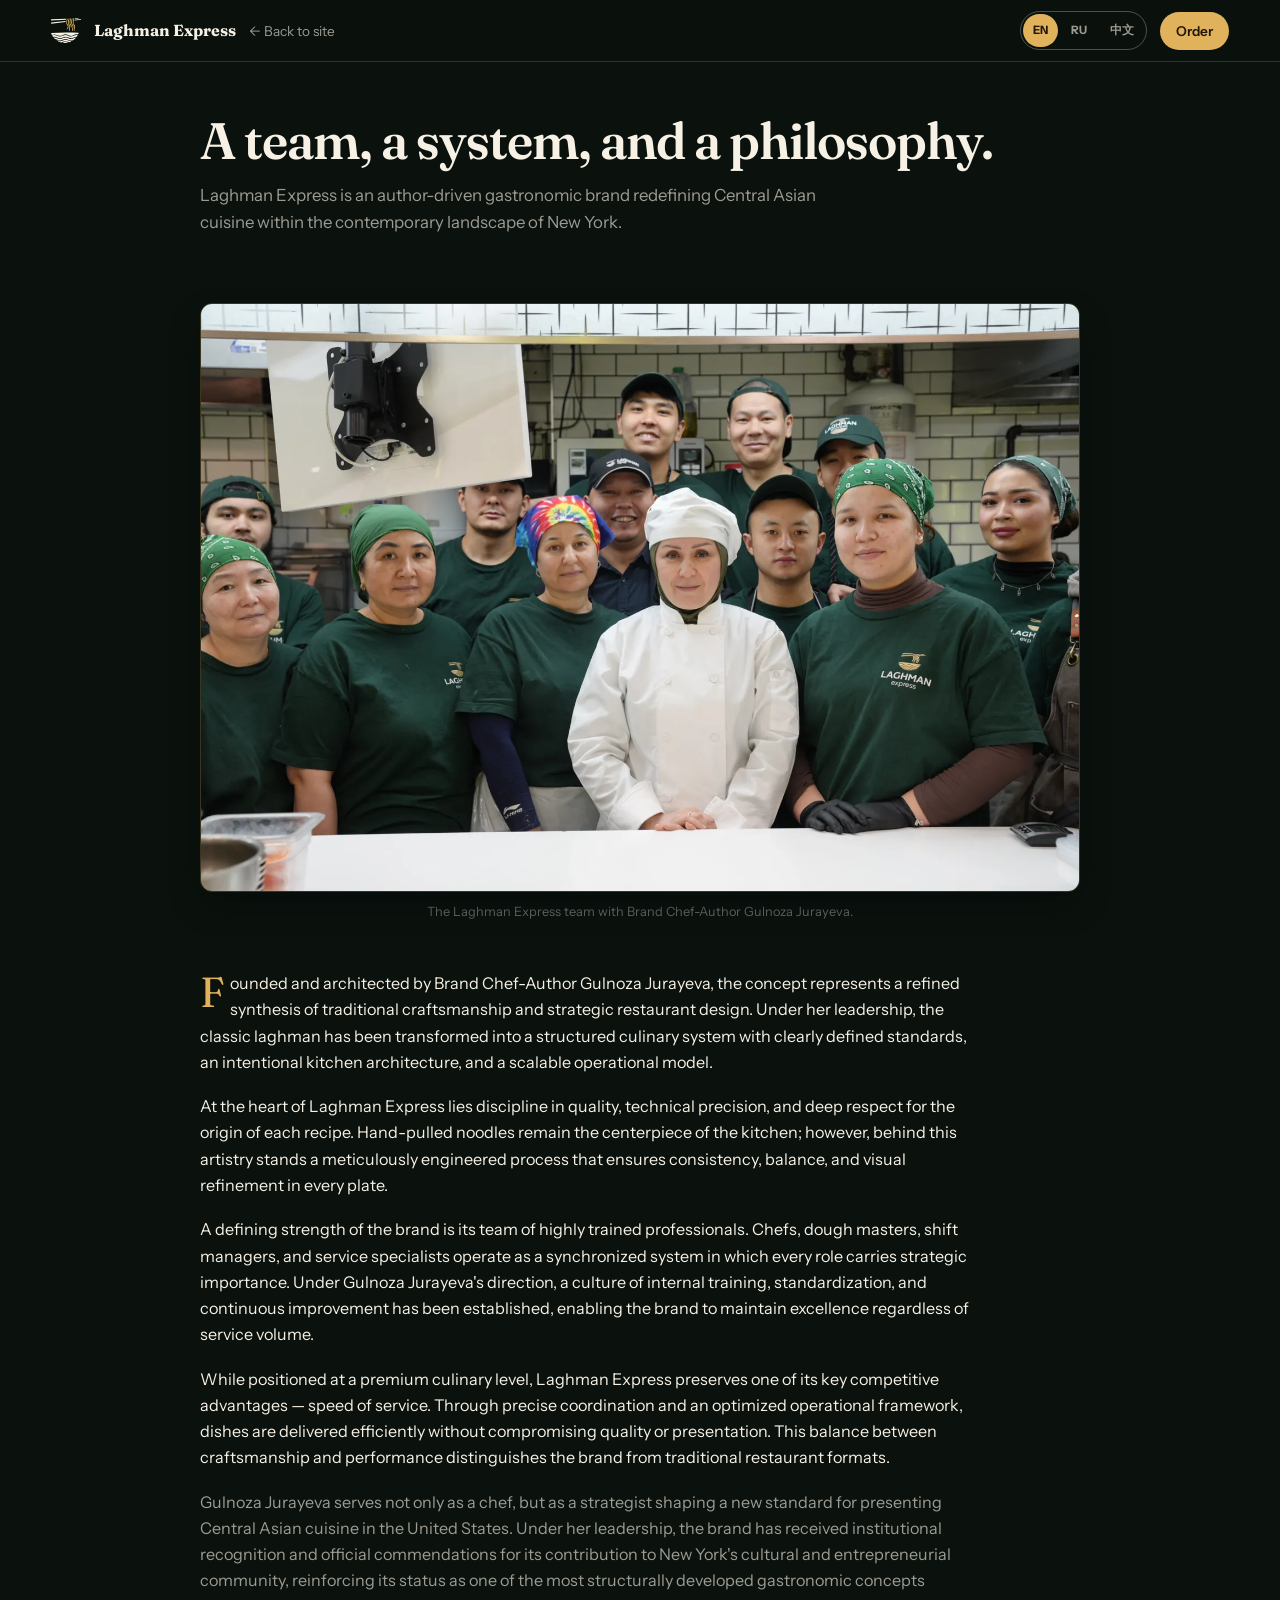
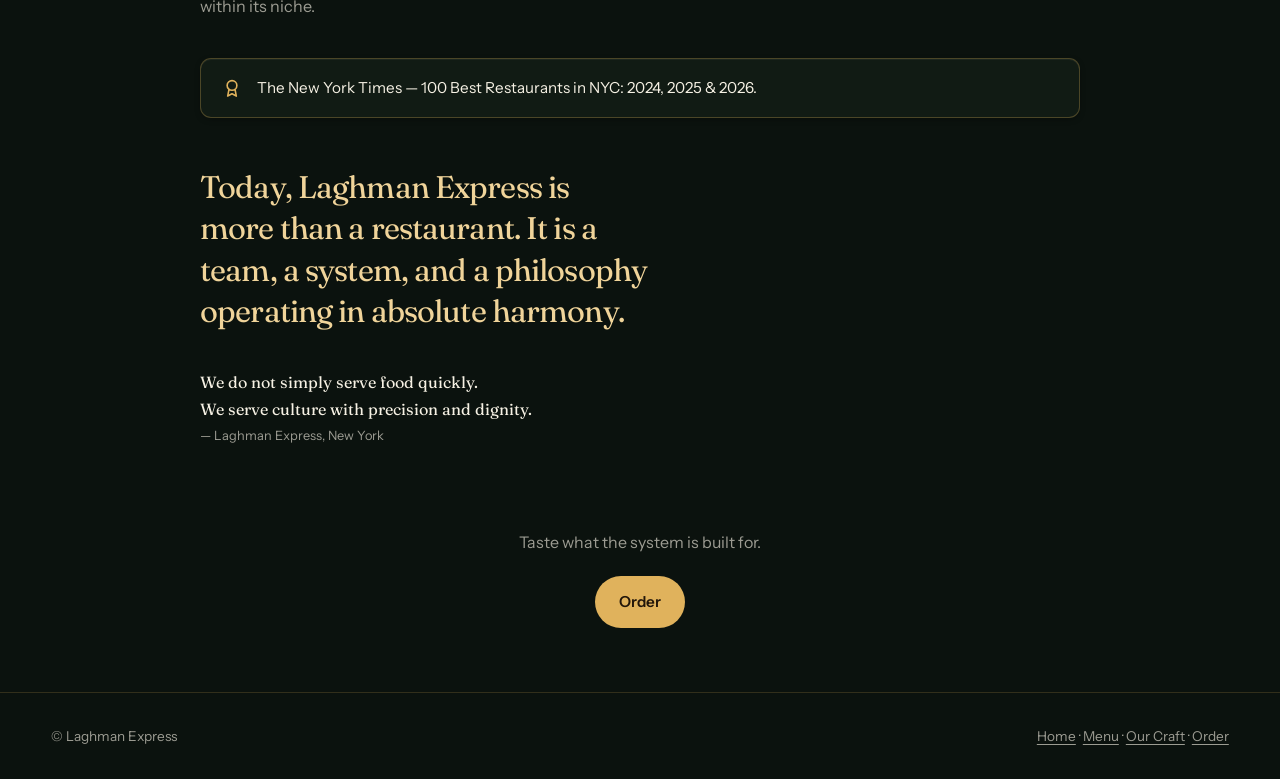
<file: about-us.html>
<!doctype html>
<html lang="en">
<head>
<meta charset="utf-8">
<meta name="viewport" content="width=device-width, initial-scale=1, viewport-fit=cover">
<meta name="robots" content="index, follow">
<title>About Us — Laghman Express</title>
<meta name="description" content="Laghman Express is an author-driven gastronomic brand redefining Central Asian cuisine in New York, founded by Brand Chef-Author Gulnoza Jurayeva. A team, a system, and a philosophy.">
<link rel="canonical" href="https://laghmanexpress.com/about-us">
<meta property="og:type" content="website">
<meta property="og:site_name" content="Laghman Express">
<meta property="og:title" content="About Us — Laghman Express">
<meta property="og:description" content="An author-driven gastronomic brand redefining Central Asian cuisine in New York. Founded by Brand Chef-Author Gulnoza Jurayeva.">
<meta property="og:url" content="https://laghmanexpress.com/about-us">
<meta property="og:image" content="https://bobooww.github.io/laghman-express/assets/client-2026-08/about-team-official.png">
<meta property="og:locale" content="en_US">
<meta property="og:locale:alternate" content="ru_RU">
<meta property="og:locale:alternate" content="zh_CN">
<meta name="twitter:card" content="summary_large_image">
<meta name="twitter:title" content="About Us — Laghman Express">
<meta name="twitter:image" content="https://bobooww.github.io/laghman-express/assets/client-2026-08/about-team-official.png">
<meta name="theme-color" content="#0b120e">
<link rel="icon" href="assets/favicon-64.png" type="image/png" sizes="64x64">
<link rel="apple-touch-icon" href="assets/apple-touch-icon.png">
<link rel="manifest" href="site.webmanifest">
<link rel="preconnect" href="https://fonts.googleapis.com">
<link rel="preconnect" href="https://fonts.gstatic.com" crossorigin>
<link href="https://fonts.googleapis.com/css2?family=Fraunces:opsz,wght@9..144,600;9..144,700&family=Instrument+Sans:wght@400;600&family=Noto+Serif+SC:wght@600&display=swap" rel="stylesheet">
<script type="application/ld+json">{"@context":"https://schema.org","@type":"AboutPage","@id":"https://bobooww.github.io/laghman-express/about-us#page","name":"About Laghman Express","inLanguage":["en","ru","zh"],"about":{"@id":"https://bobooww.github.io/laghman-express/#org"},"mainEntity":{"@type":"Organization","@id":"https://bobooww.github.io/laghman-express/#org","founder":{"@type":"Person","name":"Gulnoza Jurayeva","jobTitle":"Brand Chef-Author"}}}</script>
<style>
:root{
  --ink:#0b120e; --ink2:#111b14; --pine:#16301f;
  --paper:#f7f2e6; --cream:#f6f1e4;
  --cream60:rgba(246,241,228,.62); --cream40:rgba(246,241,228,.4);
  --gold:#e0b25c; --golds:#f0d49a;
  --ease:cubic-bezier(.19,1,.22,1);
  --sh-1:inset 0 1px 0 rgba(246,241,228,.05),0 2px 6px -2px rgba(3,8,5,.55);
  --sh-2:inset 0 1px 0 rgba(246,241,228,.09),0 14px 34px -10px rgba(3,8,5,.8);
  --display:"Fraunces","Noto Serif SC","Playfair Display",Georgia,serif;
  --sans:"Instrument Sans",system-ui,sans-serif;
}
*{box-sizing:border-box;-webkit-tap-highlight-color:transparent}
.ico{flex:0 0 auto;display:block}
::selection{background:var(--gold);color:#22160a}
html{scrollbar-width:thin;scrollbar-color:rgba(224,178,92,.38) var(--ink)}
::-webkit-scrollbar{width:11px;height:11px}
::-webkit-scrollbar-track{background:var(--ink)}
::-webkit-scrollbar-thumb{background:rgba(224,178,92,.32);border-radius:100px;
  border:3px solid var(--ink);background-clip:padding-box}
html{-webkit-text-size-adjust:100%}
body{margin:0;background:var(--ink);color:var(--cream);font-family:var(--sans);line-height:1.62}
h1,h2{font-family:var(--display);font-weight:600;letter-spacing:-.02em;margin:0;line-height:1.05}
:lang(zh-CN) h1,:lang(zh-CN) h2{letter-spacing:0;line-height:1.25}
button{font:inherit;color:inherit;background:none;border:0;cursor:pointer}
a{color:inherit;text-decoration:none}
button:focus-visible,a:focus-visible{outline:2px solid var(--gold);outline-offset:2px}
img{max-width:100%;display:block}
.shell{width:min(880px,92vw);margin-inline:auto}
.hdr{position:sticky;top:0;z-index:40;display:flex;align-items:center;gap:.8rem;
  padding:max(.7rem,env(safe-area-inset-top)) max(4vw,env(safe-area-inset-right)) .7rem max(4vw,env(safe-area-inset-left));
  background:rgba(11,18,14,.92);backdrop-filter:blur(12px);border-bottom:1px solid rgba(224,178,92,.2)}
.hdr img{width:30px;height:30px;object-fit:contain}
.hdr b{font-family:var(--display);font-size:1rem;white-space:nowrap}
.hdr .back{color:var(--cream60);font-size:.85rem;margin-right:auto}
.hdr .back:hover{color:var(--cream)}
@media(max-width:640px){
  .hdr{gap:.55rem;padding-top:.5rem;padding-bottom:.5rem}
  .hdr .back{display:none}.hdr b{margin-right:auto}
  .lang button{padding:.42rem .5rem;font-size:.68rem}
}
@media(max-width:430px){.hdr b{display:none}.hdr-brand{margin-right:auto}}
.lang{display:inline-flex;gap:2px;border:1px solid rgba(246,241,228,.28);border-radius:100px;padding:2px}
.lang button{padding:.45rem .65rem;border-radius:100px;font-size:.72rem;font-weight:700;color:var(--cream60)}
.lang button.on{background:var(--gold);color:#22160a}
.btn{display:inline-flex;align-items:center;justify-content:center;padding:.85rem 1.5rem;border-radius:100px;
  font-weight:600;font-size:.95rem;background:var(--gold);color:#22160a;transition:transform .25s var(--ease),background .3s var(--ease)}
.btn:hover{background:var(--golds)}
.btn:active{transform:scale(.97)}

.hero{padding:3.2rem 0 1.6rem}
.hero h1{font-size:clamp(2rem,6vw,3.2rem)}
.hero .lede{color:var(--cream60);margin:.9rem 0 0;font-size:1.05rem;max-width:58ch}

/* the team photo is shown WHOLE — natural aspect, never cropped */
.team{padding:1.6rem 0 0}
.team img{width:100%;height:auto;border-radius:12px;border:1px solid rgba(224,178,92,.22);
  box-shadow:var(--sh-2)}
.team figcaption{color:var(--cream40);font-size:.8rem;margin-top:.6rem;text-align:center}

.story{padding:2rem 0 1rem}
.story p{margin:0 0 1.15rem;color:var(--cream);font-size:1.01rem;max-width:70ch}
.story p.mut{color:var(--cream60)}
.story .drop::first-letter{font-family:var(--display);font-size:2.6em;line-height:.9;float:left;
  padding:.08em .12em 0 0;color:var(--gold)}
:lang(zh-CN) .story .drop::first-letter{font-size:1em;float:none;padding:0;color:inherit}
.pull{margin:3rem 0 2.4rem;padding:0;border:0;font-family:var(--display);
  font-size:clamp(1.4rem,3.6vw,1.95rem);line-height:1.32;letter-spacing:-.028em;
  color:var(--golds);max-width:24ch;text-wrap:balance}
.nyt{display:flex;align-items:center;gap:.85rem;margin:2.4rem 0;padding:1.05rem 1.25rem;
  border:1px solid rgba(224,178,92,.28);border-radius:11px;color:var(--cream);font-size:.95rem;
  background:var(--ink2);box-shadow:var(--sh-1)}
.nyt .ico{color:var(--gold)}
.nyt b{font-family:var(--display)}
.sig{margin:2.2rem 0 0;font-family:var(--display);font-size:1.2rem;color:var(--golds)}
.sig small{display:block;font-family:var(--sans);font-size:.8rem;color:var(--cream60);margin-top:.3rem}

.cta{padding:3rem 0 4rem;text-align:center}
.cta p{color:var(--cream60);margin:0 0 1.3rem}
.ftr{border-top:1px solid rgba(224,178,92,.18);padding:2rem 4vw calc(2rem + env(safe-area-inset-bottom));
  display:flex;flex-wrap:wrap;gap:1rem 2rem;justify-content:space-between;color:var(--cream60);font-size:.85rem}
.ftr a{text-decoration:underline;text-underline-offset:3px}
.ftr a:hover{color:var(--cream)}
/* one authored moment: the kitchen comes into focus, once */
@keyframes focusIn{from{opacity:0;transform:scale(1.035);filter:blur(14px)}
  to{opacity:1;transform:none;filter:blur(0)}}
.team img{opacity:0}
.team img.in{animation:focusIn 1.1s var(--ease) forwards}
@media(prefers-reduced-motion:reduce){
  .team img{opacity:1}.team img.in{animation:none}
  *,*::before,*::after{animation-duration:.01ms!important;transition-duration:.01ms!important}
}
</style>
</head>
<body>
<header class="hdr">
  <a class="hdr-brand" href="./" aria-label="Laghman Express"><img src="assets/logo-mark-cream.svg" alt="" width="30" height="25"></a>
  <b>Laghman Express</b>
  <a class="back" href="./" data-i="back">← Back to site</a>
  <span class="lang" id="lang"></span>
  <a class="btn" style="padding:.5rem 1rem;font-size:.85rem" href="order" data-i="order">Order</a>
</header>

<main>
<section class="hero shell">
  <h1 data-i="h1">A team, a system, and a philosophy.</h1>
  <p class="lede" data-i="lede">Laghman Express is an author-driven gastronomic brand redefining Central Asian cuisine within the contemporary landscape of New York.</p>
</section>

<figure class="team shell">
  <picture>
    <source type="image/webp" media="(max-width:700px)" srcset="assets/client-2026-08/about-team-official-900.webp">
    <source type="image/webp" srcset="assets/client-2026-08/about-team-official.webp">
    <source media="(max-width:700px)" srcset="assets/client-2026-08/about-team-official-900.jpg">
    <img src="assets/client-2026-08/about-team-official.jpg" width="1600" height="1069"
         alt="The Laghman Express team with Brand Chef-Author Gulnoza Jurayeva at the kitchen counter"
         fetchpriority="high" decoding="async">
  </picture>
  <figcaption data-i="cap">The Laghman Express team with Brand Chef-Author Gulnoza Jurayeva.</figcaption>
</figure>

<section class="story shell">
  <p class="drop" data-i="p1">Founded and architected by Brand Chef-Author Gulnoza Jurayeva, the concept represents a refined synthesis of traditional craftsmanship and strategic restaurant design. Under her leadership, the classic laghman has been transformed into a structured culinary system with clearly defined standards, an intentional kitchen architecture, and a scalable operational model.</p>
  <p data-i="p2">At the heart of Laghman Express lies discipline in quality, technical precision, and deep respect for the origin of each recipe. Hand-pulled noodles remain the centerpiece of the kitchen; however, behind this artistry stands a meticulously engineered process that ensures consistency, balance, and visual refinement in every plate.</p>
  <p data-i="p3">A defining strength of the brand is its team of highly trained professionals. Chefs, dough masters, shift managers, and service specialists operate as a synchronized system in which every role carries strategic importance. Under Gulnoza Jurayeva's direction, a culture of internal training, standardization, and continuous improvement has been established, enabling the brand to maintain excellence regardless of service volume.</p>
  <p data-i="p4">While positioned at a premium culinary level, Laghman Express preserves one of its key competitive advantages — speed of service. Through precise coordination and an optimized operational framework, dishes are delivered efficiently without compromising quality or presentation. This balance between craftsmanship and performance distinguishes the brand from traditional restaurant formats.</p>
  <p class="mut" data-i="p5">Gulnoza Jurayeva serves not only as a chef, but as a strategist shaping a new standard for presenting Central Asian cuisine in the United States. Under her leadership, the brand has received institutional recognition and official commendations for its contribution to New York's cultural and entrepreneurial community, reinforcing its status as one of the most structurally developed gastronomic concepts within its niche.</p>

  <div class="nyt"><span data-i="nyt">The New York Times — 100 Best Restaurants in NYC: 2024, 2025 &amp; 2026.</span></div>

  <blockquote class="pull" data-i="pull">Today, Laghman Express is more than a restaurant. It is a team, a system, and a philosophy operating in absolute harmony.</blockquote>
  <p class="sig"><span data-i="sig1">We do not simply serve food quickly.</span><br><span data-i="sig2">We serve culture with precision and dignity.</span>
   <small data-i="sig3">— Laghman Express, New York</small></p>
</section>

<section class="cta shell">
  <p data-i="ctaP">Taste what the system is built for.</p>
  <a class="btn" href="order" data-i="ctaBtn">Order pickup</a>
</section>
</main>

<footer class="ftr">
  <span>© Laghman Express</span>
  <span>
    <a href="./" data-i="fHome">Home</a> ·
    <a href="menu" data-i="fMenu">Menu</a> ·
    <a href="about/" data-i="fCraft">Our Craft</a> ·
    <a href="order" data-i="fOrder">Order</a>
  </span>
</footer>

<script>
(function(){
"use strict";
/* One drawn icon family — 24px grid, 1.75 stroke, round joins. Replaces every
   emoji and glyph on the surface so the icon voice is consistent. */
var ICONS={
 close:"M6.5 6.5l11 11M17.5 6.5l-11 11",
 swap:"M4.2 8.6h12.4l-3.3-3.3M19.8 15.4H7.4l3.3 3.3",
 chevron:"M9.8 5.6l6.4 6.4-6.4 6.4",
 back:"M19 12H5.6M11.2 5.6L4.8 12l6.4 6.4",
 plus:"M12 5.6v12.8M5.6 12h12.8",
 minus:"M5.6 12h12.8",
 check:"M4.8 12.6l5 5L19.4 7",
 clock:"M12 6.9V12l3.3 1.9M20.2 12a8.2 8.2 0 1 1-16.4 0 8.2 8.2 0 0 1 16.4 0Z",
 help:"M20.2 12a8.2 8.2 0 1 1-16.4 0 8.2 8.2 0 0 1 16.4 0ZM9.7 9.5a2.4 2.4 0 0 1 4.7.8c0 1.6-2.3 2.1-2.3 3.6M12 17.2v.01",
 alert:"M20.2 12a8.2 8.2 0 1 1-16.4 0 8.2 8.2 0 0 1 16.4 0ZM12 7.6v5M12 16.2v.01",
 lock:"M6.3 10.7h11.4a1.8 1.8 0 0 1 1.8 1.8v6.1a1.8 1.8 0 0 1-1.8 1.8H6.3a1.8 1.8 0 0 1-1.8-1.8v-6.1a1.8 1.8 0 0 1 1.8-1.8ZM8.3 10.7V7.9a3.7 3.7 0 0 1 7.4 0v2.8",
 pin:"M12 20.8s6.4-5.5 6.4-10.1a6.4 6.4 0 1 0-12.8 0c0 4.6 6.4 10.1 6.4 10.1ZM14.3 10.6a2.3 2.3 0 1 1-4.6 0 2.3 2.3 0 0 1 4.6 0Z",
 phone:"M8.4 4.6l2 3.6-2 1.8a11 11 0 0 0 5.6 5.6l1.8-2 3.6 2v3a1.8 1.8 0 0 1-2 1.8A15.6 15.6 0 0 1 3.6 6.6a1.8 1.8 0 0 1 1.8-2h3Z",
 crescent:"M16.9 4.5a8.4 8.4 0 1 0 2.8 12.3A7.2 7.2 0 0 1 16.9 4.5Z",
 award:"M17.3 9.2a5.3 5.3 0 1 1-10.6 0 5.3 5.3 0 0 1 10.6 0ZM8.7 13.5L7.3 20.8l4.7-2.5 4.7 2.5-1.4-7.3"
};
function icon(name,size){
 var NS="http://www.w3.org/2000/svg";
 var s=document.createElementNS(NS,"svg");
 s.setAttribute("viewBox","0 0 24 24");
 s.setAttribute("width",size||20);s.setAttribute("height",size||20);
 s.setAttribute("fill","none");s.setAttribute("stroke","currentColor");
 s.setAttribute("stroke-width","1.75");s.setAttribute("stroke-linecap","round");
 s.setAttribute("stroke-linejoin","round");s.setAttribute("aria-hidden","true");
 s.setAttribute("class","ico");
 var p=document.createElementNS(NS,"path");
 p.setAttribute("d",ICONS[name]||"");s.appendChild(p);
 return s;
}
var STR={
 en:{docTitle:"About Us — Laghman Express",back:"← Back to site",order:"Order",
  h1:"A team, a system, and a philosophy.",
  lede:"Laghman Express is an author-driven gastronomic brand redefining Central Asian cuisine within the contemporary landscape of New York.",
  cap:"The Laghman Express team with Brand Chef-Author Gulnoza Jurayeva.",
  p1:"Founded and architected by Brand Chef-Author Gulnoza Jurayeva, the concept represents a refined synthesis of traditional craftsmanship and strategic restaurant design. Under her leadership, the classic laghman has been transformed into a structured culinary system with clearly defined standards, an intentional kitchen architecture, and a scalable operational model.",
  p2:"At the heart of Laghman Express lies discipline in quality, technical precision, and deep respect for the origin of each recipe. Hand-pulled noodles remain the centerpiece of the kitchen; however, behind this artistry stands a meticulously engineered process that ensures consistency, balance, and visual refinement in every plate.",
  p3:"A defining strength of the brand is its team of highly trained professionals. Chefs, dough masters, shift managers, and service specialists operate as a synchronized system in which every role carries strategic importance. Under Gulnoza Jurayeva's direction, a culture of internal training, standardization, and continuous improvement has been established, enabling the brand to maintain excellence regardless of service volume.",
  p4:"While positioned at a premium culinary level, Laghman Express preserves one of its key competitive advantages — speed of service. Through precise coordination and an optimized operational framework, dishes are delivered efficiently without compromising quality or presentation. This balance between craftsmanship and performance distinguishes the brand from traditional restaurant formats.",
  p5:"Gulnoza Jurayeva serves not only as a chef, but as a strategist shaping a new standard for presenting Central Asian cuisine in the United States. Under her leadership, the brand has received institutional recognition and official commendations for its contribution to New York's cultural and entrepreneurial community, reinforcing its status as one of the most structurally developed gastronomic concepts within its niche.",
  nyt:"The New York Times — 100 Best Restaurants in NYC: 2024, 2025 & 2026.",
  pull:"Today, Laghman Express is more than a restaurant. It is a team, a system, and a philosophy operating in absolute harmony.",
  sig1:"We do not simply serve food quickly.",sig2:"We serve culture with precision and dignity.",sig3:"— Laghman Express, New York",
  ctaP:"Taste what the system is built for.",ctaBtn:"Order",
  fHome:"Home",fMenu:"Menu",fCraft:"Our Craft",fOrder:"Order"},
 ru:{docTitle:"О нас — Laghman Express",back:"← На сайт",order:"Заказать",
  h1:"Команда, система и философия.",
  lede:"Laghman Express — авторский гастрономический бренд, который заново определяет центральноазиатскую кухню в современном Нью-Йорке.",
  cap:"Команда Laghman Express с бренд-шефом и автором концепции Гульнозой Джураевой.",
  p1:"Концепцию основала и выстроила бренд-шеф и автор Гульноза Джураева: это точный синтез традиционного ремесла и продуманной ресторанной архитектуры. Под её руководством классический лагман превратился в выстроенную кулинарную систему — с ясными стандартами, осознанной организацией кухни и масштабируемой операционной моделью.",
  p2:"В основе Laghman Express — дисциплина качества, техническая точность и глубокое уважение к происхождению каждого рецепта. Лапша ручной вытяжки остаётся сердцем кухни, но за этим искусством стоит тщательно выверенный процесс, который обеспечивает стабильность, баланс и выверенную подачу каждой тарелки.",
  p3:"Главная сила бренда — команда профессионалов высокого уровня. Повара, мастера теста, менеджеры смен и специалисты сервиса работают как единая синхронная система, где каждая роль стратегически важна. Под руководством Гульнозы Джураевой выстроена культура внутреннего обучения, стандартизации и постоянного совершенствования — качество держится при любой загрузке.",
  p4:"Занимая премиальный кулинарный уровень, Laghman Express сохраняет одно из ключевых преимуществ — скорость сервиса. Благодаря точной координации и отлаженным процессам блюда выходят быстро, без компромиссов в качестве и подаче. Этот баланс ремесла и темпа отличает бренд от традиционных ресторанных форматов.",
  p5:"Гульноза Джураева — не только шеф, но и стратег, задающий новый стандарт представления центральноазиатской кухни в США. Под её руководством бренд получил институциональное признание и официальные благодарности за вклад в культурное и предпринимательское сообщество Нью-Йорка — подтверждая статус одной из самых системно выстроенных гастрономических концепций в своей нише.",
  nyt:"The New York Times — 100 лучших ресторанов Нью-Йорка: 2024, 2025 и 2026.",
  pull:"Сегодня Laghman Express — больше, чем ресторан. Это команда, система и философия, работающие в абсолютной гармонии.",
  sig1:"Мы не просто быстро подаём еду.",sig2:"Мы подаём культуру — точно и с достоинством.",sig3:"— Laghman Express, Нью-Йорк",
  ctaP:"Попробуйте то, ради чего построена эта система.",ctaBtn:"Заказать",
  fHome:"Главная",fMenu:"Меню",fCraft:"Наше ремесло",fOrder:"Заказ"},
 zh:{docTitle:"关于我们 — Laghman Express",back:"← 返回主页",order:"点餐",
  h1:"一支团队、一套体系、一种理念。",
  lede:"Laghman Express 是一个主厨主导的美食品牌，正在纽约当代餐饮版图中重新定义中亚菜。",
  cap:"Laghman Express 团队与品牌主厨·创始人 Gulnoza Jurayeva。",
  p1:"品牌由主厨·创始人 Gulnoza Jurayeva 创立并亲自构建：将传统手艺与体系化的餐厅设计精准融合。在她的带领下，经典拉面被打造成一套结构化的烹饪体系——标准清晰、厨房架构合理、运营模式可复制。",
  p2:"Laghman Express 的核心是对品质的自律、技术上的精准，以及对每道菜谱源头的深深敬意。手工拉面始终是这间厨房的中心；而在这门手艺背后，是一套精心设计的流程，确保每一盘都稳定、平衡、赏心悦目。",
  p3:"品牌最重要的力量是一支训练有素的专业团队。厨师、拉面师傅、值班经理与服务人员如同一个同步运转的系统，每个角色都举足轻重。在 Gulnoza Jurayeva 的指导下，内部培训、标准化与持续改进已成为团队文化——无论客流多大，品质始终如一。",
  p4:"虽然定位于高端烹饪水准，Laghman Express 依然保持着关键优势——出品速度。凭借精准的协作与优化的运营框架，菜品高效上桌，品质与摆盘毫不妥协。这种手艺与效率的平衡，使品牌有别于传统餐厅。",
  p5:"Gulnoza Jurayeva 不仅是主厨，更是为中亚菜在美国树立全新标准的战略者。在她的带领下，品牌因对纽约文化与创业社区的贡献获得了官方认可与嘉奖，进一步确立了其在同类餐饮概念中体系最完善的地位。",
  nyt:"《纽约时报》——纽约市100家最佳餐厅：2024、2025、2026。",
  pull:"今天的 Laghman Express 不止是一家餐厅。它是一支团队、一套体系、一种理念，和谐运转，浑然一体。",
  sig1:"我们不只是快速上菜。",sig2:"我们以精准与尊严呈现一种文化。",sig3:"— Laghman Express · 纽约",
  ctaP:"来尝尝这套体系为之而生的味道。",ctaBtn:"在线点餐",
  fHome:"主页",fMenu:"菜单",fCraft:"我们的手艺",fOrder:"点餐"}
};
var lang=(function(){try{var s=localStorage.getItem("lx_lang");if(s==="ru"||s==="zh"||s==="en")return s;}catch(e){}
 var n=(navigator.language||"").toLowerCase();return n.indexOf("ru")===0?"ru":n.indexOf("zh")===0?"zh":"en";})();
var T=STR[lang];
function applyLang(){
 document.documentElement.lang=lang==="zh"?"zh-CN":lang;T=STR[lang];
 document.title=T.docTitle;
 try{localStorage.setItem("lx_lang",lang)}catch(e){}
 var els=document.querySelectorAll("[data-i]");
 for(var i=0;i<els.length;i++){var k=els[i].getAttribute("data-i");if(T[k])els[i].textContent=T[k]}
 var im=document.querySelector(".team img");if(im)im.alt=T.cap;
 var lb=document.getElementById("lang");lb.innerHTML="";
 [["en","EN"],["ru","RU"],["zh","中文"]].forEach(function(p){
  var b=document.createElement("button");b.type="button";b.textContent=p[1];
  if(p[0]===lang)b.className="on";
  b.onclick=function(){lang=p[0];applyLang()};
  lb.appendChild(b);});
}
var nyt=document.querySelector(".nyt");
if(nyt&&!nyt.querySelector(".ico"))nyt.insertBefore(icon("award",22),nyt.firstChild);
applyLang();
var teamImg=document.querySelector(".team img");
if(teamImg){
 var show=function(){teamImg.classList.add("in")};
 if(teamImg.complete)show();else teamImg.addEventListener("load",show);
 teamImg.addEventListener("error",show);
}
})();
</script>
<noscript><style>.team img{opacity:1}</style></noscript>
</body>
</html>
</file>
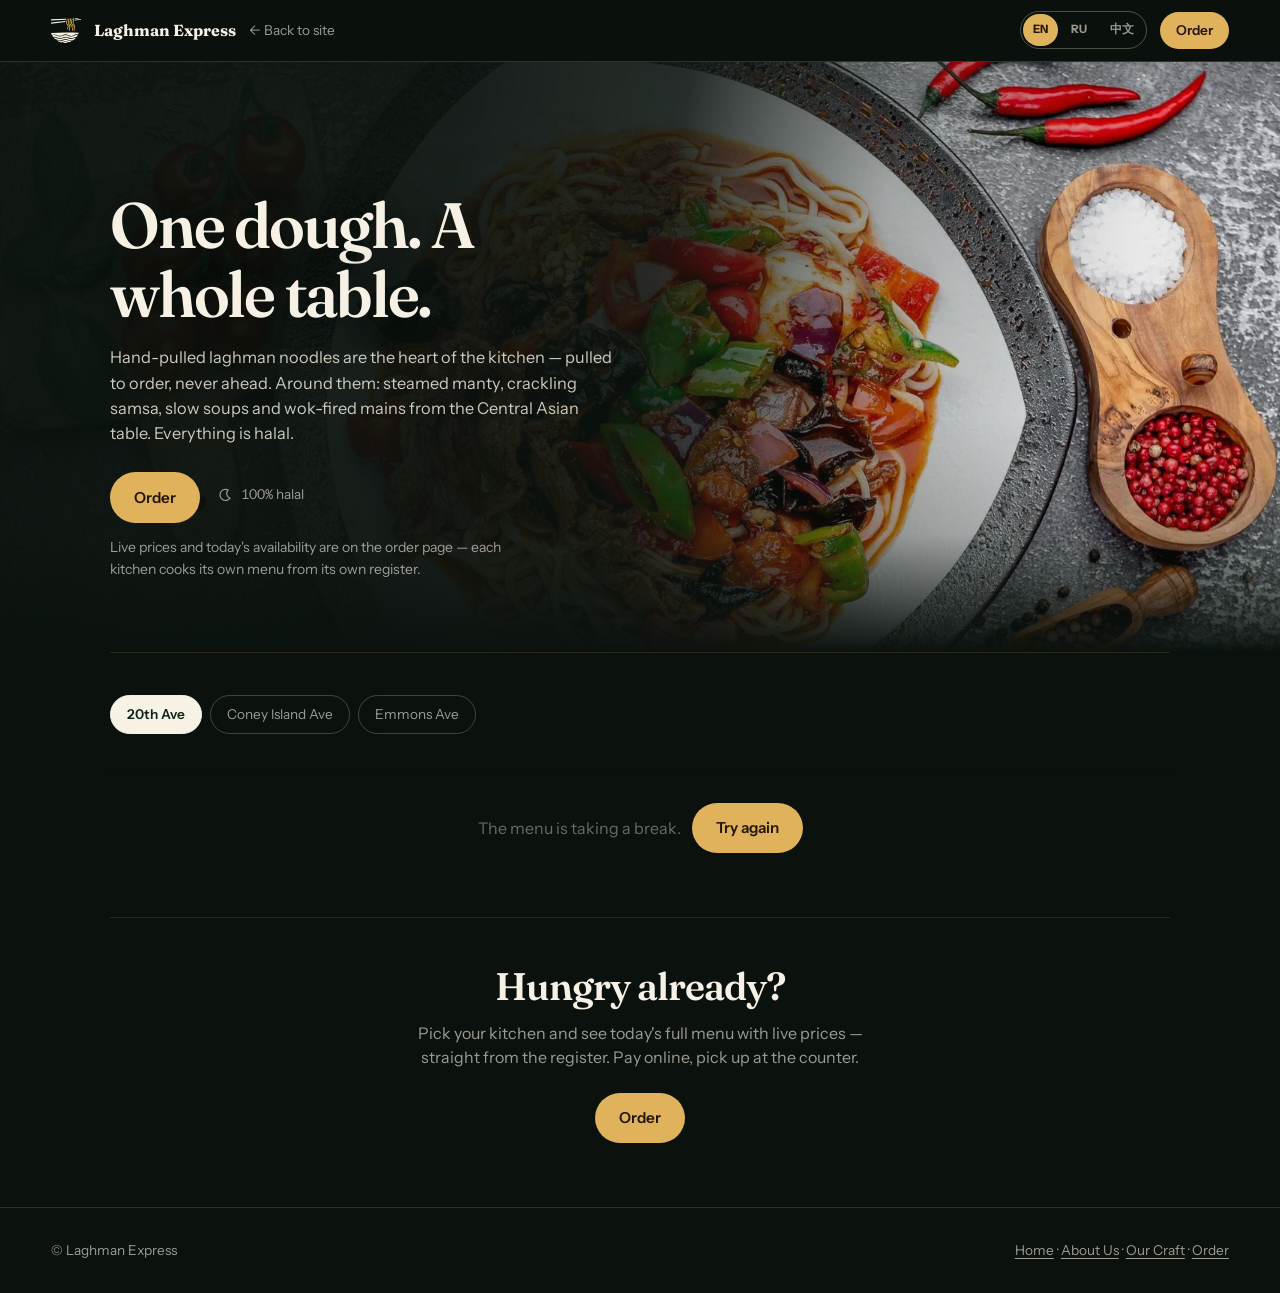
<file: menu.html>
<!doctype html>
<html lang="en">
<head>
<meta charset="utf-8">
<meta name="viewport" content="width=device-width, initial-scale=1, viewport-fit=cover">
<meta name="robots" content="index, follow">
<title>Menu — Laghman Express | Hand-Pulled Noodles, Manty, Dapanji</title>
<meta name="description" content="The Laghman Express menu: hand-pulled laghman noodles, Big Plate Chicken (dapanji), steamed manty, samsa, soups and Central Asian mains. Halal. Order online in Brooklyn.">
<link rel="canonical" href="https://laghmanexpress.com/menu">
<meta property="og:type" content="website">
<meta property="og:site_name" content="Laghman Express">
<meta property="og:title" content="Menu — Laghman Express">
<meta property="og:description" content="Hand-pulled laghman, dapanji, manty, samsa and more. Halal Central Asian kitchen. Order online.">
<meta property="og:url" content="https://laghmanexpress.com/menu">
<meta property="og:image" content="https://bobooww.github.io/laghman-express/assets/og-card.jpg">
<meta property="og:image:width" content="1200">
<meta property="og:image:height" content="630">
<meta property="og:locale" content="en_US">
<meta property="og:locale:alternate" content="ru_RU">
<meta property="og:locale:alternate" content="zh_CN">
<meta name="twitter:card" content="summary_large_image">
<meta name="twitter:title" content="Menu — Laghman Express">
<meta name="twitter:image" content="https://bobooww.github.io/laghman-express/assets/og-card.jpg">
<meta name="theme-color" content="#0b120e">
<link rel="icon" href="assets/favicon-64.png" type="image/png" sizes="64x64">
<link rel="apple-touch-icon" href="assets/apple-touch-icon.png">
<link rel="manifest" href="site.webmanifest">
<link rel="preconnect" href="https://fonts.googleapis.com">
<link rel="preconnect" href="https://fonts.gstatic.com" crossorigin>
<link href="https://fonts.googleapis.com/css2?family=Fraunces:opsz,wght@9..144,600;9..144,700&family=Instrument+Sans:wght@400;600&family=Noto+Serif+SC:wght@600&display=swap" rel="stylesheet">
<script type="application/ld+json">{"@context":"https://schema.org","@type":"Menu","@id":"https://bobooww.github.io/laghman-express/menu#menu","name":"Laghman Express Menu","inLanguage":["en","ru","zh"],"provider":{"@id":"https://bobooww.github.io/laghman-express/#org"},"hasMenuSection":[{"@type":"MenuSection","name":"Laghman Noodles"},{"@type":"MenuSection","name":"Big Plate Chicken — Dapanji"},{"@type":"MenuSection","name":"Manty, Dumplings & Wontons"},{"@type":"MenuSection","name":"Soups"},{"@type":"MenuSection","name":"Salads & Cold Appetizers"},{"@type":"MenuSection","name":"Hot Appetizers"},{"@type":"MenuSection","name":"Main Dishes"},{"@type":"MenuSection","name":"Sushi & Rolls"},{"@type":"MenuSection","name":"Desserts & Teas"}]}</script>
<style>
:root{
  --ink:#0b120e; --ink2:#111b14; --pine:#16301f; --pined:#0f2417;
  --paper:#f7f2e6; --cream:#f6f1e4;
  --cream60:rgba(246,241,228,.62); --cream40:rgba(246,241,228,.4);
  --gold:#e0b25c; --golds:#f0d49a; --ember:#e2612b;
  --ease:cubic-bezier(.19,1,.22,1);
  --t-2:1.5rem;--t-3:1.25rem;--t-4:1rem;--t-5:.875rem;--t-6:.8125rem;--t-7:.75rem;
  --sh-1:inset 0 1px 0 rgba(246,241,228,.05),0 2px 6px -2px rgba(3,8,5,.55);
  --sh-2:inset 0 1px 0 rgba(246,241,228,.09),0 10px 24px -8px rgba(3,8,5,.82);
  --display:"Fraunces","Noto Serif SC","Playfair Display",Georgia,serif;
  --sans:"Instrument Sans",system-ui,sans-serif;
}
*{box-sizing:border-box;-webkit-tap-highlight-color:transparent}
.ico{flex:0 0 auto;display:block}
::selection{background:var(--gold);color:#22160a}
html{scrollbar-width:thin;scrollbar-color:rgba(224,178,92,.38) var(--ink)}
::-webkit-scrollbar{width:11px;height:11px}
::-webkit-scrollbar-track{background:var(--ink)}
::-webkit-scrollbar-thumb{background:rgba(224,178,92,.32);border-radius:100px;
  border:3px solid var(--ink);background-clip:padding-box}
.card .p,.halal{font-variant-numeric:tabular-nums}
[hidden]{display:none!important}
html{-webkit-text-size-adjust:100%;scroll-behavior:smooth}
body{margin:0;background:var(--ink);color:var(--cream);font-family:var(--sans);line-height:1.55}
h1,h2,h3{font-family:var(--display);font-weight:600;letter-spacing:-.025em;margin:0;
  line-height:1.08;text-wrap:balance}
.hero .sub,.note,.mnote,.card .d{text-wrap:pretty}
:lang(zh-CN) h1,:lang(zh-CN) h2,:lang(zh-CN) h3{letter-spacing:0;line-height:1.2}
button{font:inherit;color:inherit;background:none;border:0;cursor:pointer}
a{color:inherit;text-decoration:none}
button:focus-visible,a:focus-visible{outline:2px solid var(--gold);outline-offset:2px}
img{max-width:100%;display:block}
.shell{width:min(1060px,92vw);margin-inline:auto}

.hdr{position:sticky;top:0;z-index:40;display:flex;align-items:center;gap:.8rem;
  padding:max(.7rem,env(safe-area-inset-top)) max(4vw,env(safe-area-inset-right)) .7rem max(4vw,env(safe-area-inset-left));
  background:rgba(11,18,14,.92);backdrop-filter:blur(12px);border-bottom:1px solid rgba(224,178,92,.2)}
.hdr img{width:30px;height:30px;object-fit:contain}
.hdr b{font-family:var(--display);font-size:1rem;white-space:nowrap}
.hdr .back{color:var(--cream60);font-size:.85rem;margin-right:auto}
.hdr .back:hover{color:var(--cream)}
@media(max-width:640px){.hdr .back{display:none}.hdr b{margin-right:auto}}
.lang{display:inline-flex;gap:2px;border:1px solid rgba(246,241,228,.28);border-radius:100px;padding:2px}
.lang button{padding:.45rem .65rem;border-radius:100px;font-size:.72rem;font-weight:700;color:var(--cream60)}
.lang button.on{background:var(--gold);color:#22160a}
.btn{display:inline-flex;align-items:center;justify-content:center;gap:.5rem;padding:.85rem 1.5rem;border-radius:100px;
  font-weight:600;font-size:.95rem;background:var(--gold);color:#22160a;transition:transform .25s var(--ease),background .3s var(--ease)}
.btn:hover{background:var(--golds)}
.btn:active{transform:scale(.97)}

.hero{position:relative;isolation:isolate;padding:clamp(4rem,16vh,8rem) 0 clamp(2.2rem,7vh,3.6rem);
  text-align:left;overflow:hidden}
.hero-media{position:absolute;inset:0;z-index:-2;display:block}
.hero-media img{width:100%;height:100%;object-fit:cover;object-position:50% 58%;
  filter:saturate(1.06) contrast(1.04)}
/* the scrim protects the text column and then gets out of the food's way */
.hero::after{content:"";position:absolute;inset:0;z-index:-1;
  background:linear-gradient(100deg,rgba(11,18,14,.97) 0%,rgba(11,18,14,.94) 34%,
             rgba(11,18,14,.88) 50%,rgba(11,18,14,.36) 66%,rgba(11,18,14,.1) 84%,rgba(11,18,14,.05) 100%),
             linear-gradient(to top,var(--ink) 0%,rgba(11,18,14,.2) 20%,transparent 40%)}
.hero h1{font-size:clamp(2.2rem,6.2vw,4rem);max-width:15ch;text-wrap:balance;
  letter-spacing:-.035em;text-shadow:0 2px 30px rgba(3,8,5,.5)}
.hero .sub{color:rgba(246,241,228,.82);margin:1.1rem 0 1.6rem;max-width:46ch;font-size:1.02rem}
.hero .halal{display:inline-flex;align-items:center;gap:.45rem;margin-left:.9rem;color:var(--cream60);font-size:.85rem}
.hero .note{max-width:46ch}
@media(max-width:700px){
  .hero{padding-top:clamp(3rem,26vw,5rem)}
  .hero::after{background:linear-gradient(180deg,rgba(11,18,14,.55) 0%,rgba(11,18,14,.78) 42%,var(--ink) 88%),
    linear-gradient(90deg,rgba(11,18,14,.5),transparent)}
}

.note{color:var(--cream60);font-size:var(--t-5);margin-top:.9rem;max-width:62ch}


/* live photo menu */
.livemenu{padding:1.4rem 0 2rem;border-top:1px solid rgba(224,178,92,.14)}
.ktabs{display:flex;gap:.5rem;flex-wrap:wrap;margin:1.2rem 0 .5rem}
.ktabs button{padding:.5rem 1rem;border-radius:100px;border:1px solid rgba(246,241,228,.22);
  font-size:.85rem;color:var(--cream60);transition:background .3s var(--ease),color .3s var(--ease)}
.ktabs button.on{background:var(--paper);color:var(--pined);border-color:var(--paper);font-weight:600}
.mnote{color:var(--cream60);font-size:var(--t-5);margin:.3rem 0 .9rem;max-width:62ch}
.chips{position:sticky;top:var(--hdrh,60px);z-index:20;display:flex;gap:.5rem;overflow-x:auto;padding:.7rem 0;
  background:linear-gradient(var(--ink) 82%,transparent);scrollbar-width:none}
.chips::-webkit-scrollbar{display:none}
.chip{flex:0 0 auto;padding:.5rem 1rem;border-radius:100px;border:1px solid rgba(246,241,228,.2);
  font-size:.85rem;color:var(--cream60);white-space:nowrap}
.chip.on{background:var(--paper);color:var(--pined);border-color:var(--paper);font-weight:600}
.cat{margin:3rem 0 0;scroll-margin-top:calc(var(--hdrh,60px) + 70px)}
.cat:first-child{margin-top:1.4rem}
.cat h2{font-size:var(--t-3);line-height:1.14;color:var(--golds)}
.cards{display:grid;gap:1rem;grid-template-columns:repeat(auto-fill,minmax(230px,1fr));margin-top:.9rem}
.card{display:flex;flex-direction:column;border:1px solid rgba(246,241,228,.12);border-radius:12px;
  overflow:hidden;background:var(--ink2);box-shadow:var(--sh-1);
  transition:transform .5s var(--ease),border-color .4s var(--ease),box-shadow .5s var(--ease)}
.card .b{display:flex;flex-direction:column;flex:1}
@media(hover:hover){.card:hover{transform:translateY(-4px);border-color:rgba(224,178,92,.45);box-shadow:var(--sh-2)}}
.card img{width:100%;height:auto;aspect-ratio:4/3;object-fit:cover;background:#16211a;opacity:0;transition:opacity .5s var(--ease)}
.card img.on{opacity:1}
.card.nophoto{background:linear-gradient(158deg,#182420,var(--ink2));
  border-color:rgba(224,178,92,.2);box-shadow:var(--sh-1)}
.card.nophoto .b{padding:1.35rem 1rem 1.2rem}
.card.nophoto .n{font-family:var(--display);font-size:1.12rem;letter-spacing:-.02em;line-height:1.18}
.card .b{padding:.75rem .85rem .9rem}
.card .n{font-size:var(--t-4);line-height:1.3}
.card .n .alt{display:block;font-size:.75rem;color:var(--cream60);margin-top:.12rem}
.card .n .zh-main{font-family:"Noto Serif SC",serif}
.card .d{font-size:var(--t-6);color:var(--cream60);margin-top:.35rem;line-height:1.45}
.card .p{margin-top:auto;padding-top:.6rem;color:var(--golds);font-weight:600;
  font-size:var(--t-5);font-variant-numeric:tabular-nums}
.more{display:flex;flex-wrap:wrap;gap:.45rem;margin:.9rem 0 0;padding:0;list-style:none}
.more li{font-size:.83rem;padding:.4rem .85rem;border-radius:100px;border:1px solid rgba(246,241,228,.16);color:var(--cream60)}
.more li .p{color:var(--golds);margin-left:.4rem;font-weight:600}
.skel{color:var(--cream40);padding:2rem 0;text-align:center}
.skrow{height:180px;border-radius:11px;margin:.6rem 0;background:linear-gradient(100deg,var(--ink2) 40%,#1a271e 50%,var(--ink2) 60%);
  background-size:200% 100%;animation:shim 1.2s linear infinite}
@keyframes shim{to{background-position:-200% 0}}
@media(prefers-reduced-motion:reduce){.skrow{animation:none}}
.cta{padding:3rem 0 4rem;text-align:center;border-top:1px solid rgba(224,178,92,.14)}
.cta h2{font-size:clamp(1.6rem,4.5vw,2.4rem)}
.cta p{color:var(--cream60);margin:.8rem auto 1.4rem;max-width:46ch}

.ftr{border-top:1px solid rgba(224,178,92,.18);padding:2rem 4vw calc(2rem + env(safe-area-inset-bottom));
  display:flex;flex-wrap:wrap;gap:1rem 2rem;justify-content:space-between;color:var(--cream60);font-size:.85rem}
.ftr a{text-decoration:underline;text-underline-offset:3px}
.ftr a:hover{color:var(--cream)}
/* one authored moment: each dish is uncovered, in reading order */
@keyframes serve{from{opacity:0;transform:translateY(18px) scale(.985);filter:blur(6px)}
  to{opacity:1;transform:none;filter:blur(0)}}
.card{opacity:0}
.card.in{animation:serve .68s var(--ease) forwards;animation-delay:var(--d,0ms)}
@media(prefers-reduced-motion:reduce){
  .card{opacity:1}
  .card.in{animation:none}
  *,*::before,*::after{animation-duration:.01ms!important;animation-delay:0ms!important;
    animation-iteration-count:1!important;transition-duration:.01ms!important;scroll-behavior:auto!important}
}
</style>
</head>
<body>
<header class="hdr">
  <a class="hdr-brand" href="./" aria-label="Laghman Express"><img src="assets/logo-mark-cream.svg" alt="" width="30" height="25"></a>
  <b>Laghman Express</b>
  <a class="back" href="./" data-i="back"></a>
  <span class="lang" id="lang"></span>
  <a class="btn" style="padding:.5rem 1rem;font-size:.85rem" href="order" data-i="order"></a>
</header>

<main>
<section class="hero">
  <picture class="hero-media">
    <source type="image/webp" media="(max-width:700px)" srcset="assets/menu-hero-900.webp">
    <source type="image/webp" srcset="assets/menu-hero.webp">
    <source media="(max-width:700px)" srcset="assets/menu-hero-900.jpg">
    <img src="assets/menu-hero.jpg" alt="A bowl of hand-pulled guyurou laghman with beef and peppers" id="heroImg"
         width="1800" height="788" fetchpriority="high" decoding="async">
  </picture>
  <div class="hero-in shell">
  <h1 data-i="h1">One dough. A whole table.</h1>
  <p class="sub" data-i="sub">Hand-pulled laghman noodles are the heart of the kitchen — pulled to order, never ahead. Around them: steamed manty, crackling samsa, slow soups and wok-fired mains from the Central Asian table. Everything is halal.</p>
  <a class="btn" href="order" data-i="ctaTop">Order pickup</a>
  <span class="halal"><span data-i="halal">100% halal</span></span>
  <p class="note" data-i="note">Live prices and today's availability are on the order page — each kitchen cooks its own menu from its own register.</p>
  </div>
</section>

<section class="livemenu shell">
  <div class="ktabs" id="ktabs" role="tablist" aria-label="Kitchen"></div>
  <p class="mnote" id="mnote"></p>
  <div class="chips" id="chips"></div>
  <div id="cats"></div>
</section>

<section class="cta shell">
  <h2 data-i="ctaH">Hungry already?</h2>
  <p data-i="ctaP">Pick your kitchen and see today's full menu with live prices — straight from the register. Pay online, pick up at the counter.</p>
  <a class="btn" href="order" data-i="ctaBtn">Order pickup</a>
</section>
</main>

<footer class="ftr">
  <span>© Laghman Express</span>
  <span>
    <a href="./" data-i="fHome">Home</a> ·
    <a href="about-us" data-i="fAbout">About Us</a> ·
    <a href="about/" data-i="fCraft">Our Craft</a> ·
    <a href="order" data-i="fOrder">Order</a>
  </span>
</footer>

<script>
(function(){
"use strict";
var SMOOTH=(window.matchMedia&&matchMedia("(prefers-reduced-motion: reduce)").matches)?"auto":"smooth";
/* One drawn icon family — 24px grid, 1.75 stroke, round joins. Replaces every
   emoji and glyph on the surface so the icon voice is consistent. */
var ICONS={
 close:"M6.5 6.5l11 11M17.5 6.5l-11 11",
 swap:"M4.2 8.6h12.4l-3.3-3.3M19.8 15.4H7.4l3.3 3.3",
 chevron:"M9.8 5.6l6.4 6.4-6.4 6.4",
 back:"M19 12H5.6M11.2 5.6L4.8 12l6.4 6.4",
 plus:"M12 5.6v12.8M5.6 12h12.8",
 minus:"M5.6 12h12.8",
 check:"M4.8 12.6l5 5L19.4 7",
 clock:"M12 6.9V12l3.3 1.9M20.2 12a8.2 8.2 0 1 1-16.4 0 8.2 8.2 0 0 1 16.4 0Z",
 help:"M20.2 12a8.2 8.2 0 1 1-16.4 0 8.2 8.2 0 0 1 16.4 0ZM9.7 9.5a2.4 2.4 0 0 1 4.7.8c0 1.6-2.3 2.1-2.3 3.6M12 17.2v.01",
 alert:"M20.2 12a8.2 8.2 0 1 1-16.4 0 8.2 8.2 0 0 1 16.4 0ZM12 7.6v5M12 16.2v.01",
 lock:"M6.3 10.7h11.4a1.8 1.8 0 0 1 1.8 1.8v6.1a1.8 1.8 0 0 1-1.8 1.8H6.3a1.8 1.8 0 0 1-1.8-1.8v-6.1a1.8 1.8 0 0 1 1.8-1.8ZM8.3 10.7V7.9a3.7 3.7 0 0 1 7.4 0v2.8",
 pin:"M12 20.8s6.4-5.5 6.4-10.1a6.4 6.4 0 1 0-12.8 0c0 4.6 6.4 10.1 6.4 10.1ZM14.3 10.6a2.3 2.3 0 1 1-4.6 0 2.3 2.3 0 0 1 4.6 0Z",
 phone:"M8.4 4.6l2 3.6-2 1.8a11 11 0 0 0 5.6 5.6l1.8-2 3.6 2v3a1.8 1.8 0 0 1-2 1.8A15.6 15.6 0 0 1 3.6 6.6a1.8 1.8 0 0 1 1.8-2h3Z",
 crescent:"M16.9 4.5a8.4 8.4 0 1 0 2.8 12.3A7.2 7.2 0 0 1 16.9 4.5Z",
 award:"M17.3 9.2a5.3 5.3 0 1 1-10.6 0 5.3 5.3 0 0 1 10.6 0ZM8.7 13.5L7.3 20.8l4.7-2.5 4.7 2.5-1.4-7.3"
};
function icon(name,size){
 var NS="http://www.w3.org/2000/svg";
 var s=document.createElementNS(NS,"svg");
 s.setAttribute("viewBox","0 0 24 24");
 s.setAttribute("width",size||20);s.setAttribute("height",size||20);
 s.setAttribute("fill","none");s.setAttribute("stroke","currentColor");
 s.setAttribute("stroke-width","1.75");s.setAttribute("stroke-linecap","round");
 s.setAttribute("stroke-linejoin","round");s.setAttribute("aria-hidden","true");
 s.setAttribute("class","ico");
 var p=document.createElementNS(NS,"path");
 p.setAttribute("d",ICONS[name]||"");s.appendChild(p);
 return s;
}
var STR={
 en:{docTitle:"Menu — Laghman Express",back:"← Back to site",order:"Order",heroAlt:"A bowl of hand-pulled guyurou laghman with beef and peppers",
  h1:"One dough. A whole table.",
  sub:"Hand-pulled laghman noodles are the heart of the kitchen — pulled to order, never ahead. Around them: steamed manty, crackling samsa, slow soups and wok-fired mains from the Central Asian table. Everything is halal.",
  ctaTop:"Order",halal:"100% halal",
  note:"Live prices and today's availability are on the order page — each kitchen cooks its own menu from its own register.",
  ctaH:"Hungry already?",ctaP:"Pick your kitchen and see today's full menu with live prices — straight from the register. Pay online, pick up at the counter.",ctaBtn:"Order",
  fHome:"Home",fAbout:"About Us",fCraft:"Our Craft",fOrder:"Order",
  liveNote:"Live menu from this kitchen's register — dishes and prices as they are today. Photos are the kitchen's own.",
  loading:"Loading the menu…",menuFail:"The menu is taking a break.",retry:"Try again",alsoHere:"Also on the menu",
  kitchenLbl:"Kitchen"},
 ru:{docTitle:"Меню — Laghman Express",back:"← На сайт",order:"Заказать",heroAlt:"Тарелка тянутого лагмана гуйру с говядиной и перцем",
  h1:"Одно тесто. Целый стол.",
  sub:"Сердце кухни — лагман ручной вытяжки: тесто тянут под заказ, никогда заранее. Вокруг него — сочные манты, хрустящая самса, медленные супы и горячее из вока. Всё меню — халяль.",
  ctaTop:"Заказать",halal:"100% халяль",
  note:"Живые цены и сегодняшнее наличие — на странице заказа: у каждой кухни своё меню прямо с кассы.",
  ctaH:"Уже проголодались?",ctaP:"Выберите кухню — и увидите полное сегодняшнее меню с живыми ценами прямо с кассы. Оплата онлайн, самовывоз у стойки.",ctaBtn:"Заказать",
  fHome:"Главная",fAbout:"О нас",fCraft:"Наше ремесло",fOrder:"Заказ",
  liveNote:"Живое меню с кассы этой кухни — блюда и цены как сегодня. Фото — их собственные.",
  loading:"Загружаем меню…",menuFail:"Меню отдыхает.",retry:"Попробовать ещё раз",alsoHere:"Ещё в меню",
  kitchenLbl:"Кухня"},
 zh:{docTitle:"菜单 — Laghman Express",back:"← 返回主页",order:"点餐",heroAlt:"一碗手工拉面，配牛肉和辣椒",
  h1:"一团面，一整桌。",
  sub:"手工拉面是这间厨房的心脏——现点现拉，绝不提前。围绕它的还有多汁的蒸包、酥脆的烤包子、慢火好汤和锅气十足的热菜。全部清真。",
  ctaTop:"在线点餐",halal:"100% 清真",
  note:"实时价格与今日供应请见点餐页——每家门店的菜单都直接来自各自的收银系统。",
  ctaH:"已经饿了吗？",ctaP:"选择门店，即可查看今日完整菜单与实时价格——直接来自收银系统。在线支付，柜台自取。",ctaBtn:"在线点餐",
  fHome:"主页",fAbout:"关于我们",fCraft:"我们的手艺",fOrder:"点餐",
  liveNote:"实时菜单，直接来自该门店收银系统——菜品与价格均为今日实况。照片由门店提供。",
  loading:"菜单加载中…",menuFail:"菜单开小差了。",retry:"再试一次",alsoHere:"更多菜品",
  kitchenLbl:"门店"}
};
var lang=(function(){try{var s=localStorage.getItem("lx_lang");if(s==="ru"||s==="zh"||s==="en")return s;}catch(e){}
 var n=(navigator.language||"").toLowerCase();return n.indexOf("ru")===0?"ru":n.indexOf("zh")===0?"zh":"en";})();
var T=STR[lang];
/* Clover holds descriptions in English only — ru/zh live in a static map beside this page */
var DMAP=null,DMAP_P=null;
function ensureDmap(){
 if(lang==="en"||DMAP)return DMAP_P||Promise.resolve();
 if(!DMAP_P)DMAP_P=fetch("i18n-ru-zh-a.json").then(function(r){return r.ok?r.json():null})
  .then(function(j){DMAP=j}).catch(function(){});
 return DMAP_P;
}
if(lang!=="en")ensureDmap();
function dtr(s){if(!DMAP||lang==="en"||!s)return s;var e=DMAP.d[s];return (e&&(lang==="ru"?e[0]:e[1]))||s}
function catText(raw){
 var p=splitName(raw),base=(lang==="zh"&&p.zh)?p.zh:(p.latin||p.zh);
 var e=(DMAP&&DMAP.c)?DMAP.c[p.latin]:null;if(!e||lang==="en")return base;
 if(lang==="ru")return e[0]||base;
 return p.zh||e[1]||base;
}
function catNode(raw){
 var t=catText(raw),w=document.createElement("span");
 w.appendChild(el("span",lang==="zh"?"zh-main":null,t));return w;
}
function applyLang(){
 document.documentElement.lang=lang==="zh"?"zh-CN":lang;T=STR[lang];
 document.title=T.docTitle;
 try{localStorage.setItem("lx_lang",lang)}catch(e){}
 var els=document.querySelectorAll("[data-i]");
 for(var i=0;i<els.length;i++){var k=els[i].getAttribute("data-i");if(T[k])els[i].textContent=T[k]}
 var hi=document.getElementById("heroImg");if(hi)hi.alt=T.heroAlt;
 var lb=document.getElementById("lang");lb.innerHTML="";
 [["en","EN"],["ru","RU"],["zh","中文"]].forEach(function(p){
  var b=document.createElement("button");b.type="button";b.textContent=p[1];
  if(p[0]===lang)b.className="on";
  b.onclick=function(){lang=p[0];applyLang();if(menuData){renderTabs();renderMenu()}else loadMenu();
   var had=!!DMAP;
   ensureDmap().then(function(){if(!had&&DMAP&&menuData){renderTabs();renderMenu()}})};
  lb.appendChild(b);});
}

/* ---------- live photo menu ---------- */
var API="https://laghman-orders.onrender.com";
var KITCHENS=[
 {slug:"20th-ave",name:"20th Ave",area:{en:"Bensonhurst",ru:"Бенсонхёрст",zh:"本森赫斯特"}},
 {slug:"coney-island",name:"Coney Island Ave",area:{en:"Gravesend",ru:"Грейвсенд",zh:"格雷夫森德"}},
 {slug:"emmons-ave",name:"Emmons Ave",area:{en:"Sheepshead Bay",ru:"Шипсхед-Бэй",zh:"羊头湾"}}
];
var slug=(function(){try{var s=localStorage.getItem("lx_kitchen");
 for(var i=0;i<KITCHENS.length;i++)if(KITCHENS[i].slug===s)return s}catch(e){}
 return "20th-ave"})();
var menuData=null,chipObs=null;
function $(id){return document.getElementById(id)}
function el(t,c,x){var e=document.createElement(t);if(c)e.className=c;if(x!=null)e.textContent=x;return e}
function money(c){return "$"+(c/100).toFixed(2)}
var CJK=/[　-〿㐀-䶿一-鿿＀-￯]+/g;
function splitName(s){
 var zh=(s.match(CJK)||[]).join(" ").replace(/\s+/g," ").trim();
 var latin=s.replace(CJK," ").replace(/\s{2}/g," ").replace(/\s*[-–—]\s*$/,"").replace(/^\s*[-–—]\s+/,"").trim();
 return {latin:latin,zh:zh};
}
function nameNode(raw){
 var p=splitName(raw),w=document.createElement("span"),main;
 if(lang==="zh"&&p.zh)main=p.zh;else main=p.latin||p.zh;
 w.appendChild(el("span",(lang==="zh"&&p.zh)?"zh-main":null,main));
 return w;
}
/* Clover hosts each dish photo on its CDN, keyed by the item id; a 404 simply
   means this dish has no photo yet, so the node removes itself. */
/* a dish with no photo of its own borrows the one taken at another kitchen —
   same food, three branches; see the ordering page for the full note */
var PMAP=null,PMAP_P=null;
function ensurePmap(){
 if(PMAP)return PMAP_P||Promise.resolve();
 if(!PMAP_P)PMAP_P=fetch("photo-map-a.json").then(function(r){return r.ok?r.json():null})
  .then(function(j){PMAP=j||{p:{}}}).catch(function(){PMAP={p:{}}});
 return PMAP_P;
}
ensurePmap();
function photoUrl(id){
 var src=(PMAP&&PMAP.p&&PMAP.p[id])||id;
 return "https://cloverstatic.com/menu-assets/items/"+encodeURIComponent(src)+"_750x563.jpeg";
}
/* fetches scheduled by hand — engine lazy-loading can defer forever while
   the reveal waits on the load (see order page, same fix) */
var PHQ=[];
var PHIO="IntersectionObserver" in window?new IntersectionObserver(function(en){
 en.forEach(function(e){if(e.isIntersecting)phLoad(e.target)});
},{rootMargin:"900px"}):null;
function phLoad(im){
 if(!im.getAttribute("data-src"))return;
 im.src=im.getAttribute("data-src");im.removeAttribute("data-src");
 if(PHIO)PHIO.unobserve(im);
}
function phSweep(){
 var left=false;
 for(var i=0;i<PHQ.length;i++){var im=PHQ[i];
  if(!im.getAttribute("data-src")||!document.contains(im))continue;
  left=true;
  var r=im.getBoundingClientRect();
  if(r.top<innerHeight+900&&r.bottom>-900)phLoad(im);
 }
 if(left)setTimeout(phSweep,700);
 else PHQ.length=0;
}
function photoNode(id){
 var im=document.createElement("img");
 im.decoding="async";im.alt="";im.width=750;im.height=563;
 im.onload=function(){im.classList.add("on")};
 im.onerror=function(){var c=im.closest(".card");im.remove();if(c)c.classList.add("nophoto")};
 im.setAttribute("data-src",photoUrl(id));
 if(PHIO)PHIO.observe(im);
 if(!PHQ.length)setTimeout(phSweep,300);
 PHQ.push(im);
 return im;
}
function renderTabs(){
 var w=$("ktabs");w.innerHTML="";
 w.setAttribute("aria-label",T.kitchenLbl||"Kitchen");
 KITCHENS.forEach(function(k){
  var b=el("button",k.slug===slug?"on":null);b.type="button";b.setAttribute("role","tab");
  b.setAttribute("aria-selected",k.slug===slug?"true":"false");
  b.appendChild(document.createTextNode(k.name));
  b.onclick=function(){if(slug===k.slug)return;slug=k.slug;
   try{localStorage.setItem("lx_kitchen",slug)}catch(e){}
   renderTabs();loadMenu()};
  w.appendChild(b);
 });
}
function skeleton(){
 var c=$("cats");c.innerHTML="";$("chips").innerHTML="";
 c.appendChild(el("div","skel",T.loading));
 for(var i=0;i<3;i++)c.appendChild(el("div","skrow"));
}
/* Translations and borrowed photos are worth a short wait and nothing more:
   a fetch with no timeout that never settles would leave the customer looking
   at an empty menu forever. Whatever lands later simply applies on the next
   render. */
function mapsReady(){
 return new Promise(function(done){
  var settled=false;
  var finish=function(){if(!settled){settled=true;done()}};
  setTimeout(finish,2500);
  Promise.all([ensureDmap(),ensurePmap()]).then(finish,finish);
 });
}
function loadMenu(){
 skeleton();
 var s=slug;
 fetch(API+"/api/menu/"+s).then(function(r){if(!r.ok)throw 0;return r.json()})
 /* the maps only decorate — a stalled one must never hold the menu hostage */
 .then(function(m){return mapsReady().then(function(){return m})})
 .then(function(m){if(slug!==s)return;menuData=m;renderMenu()})
 .catch(function(){
  if(slug!==s)return;
  var c=$("cats");c.innerHTML="";
  var box=el("div","skel");box.appendChild(document.createTextNode(T.menuFail+" "));
  var rb=el("button","btn",T.retry);rb.type="button";rb.style.marginLeft=".5rem";rb.onclick=loadMenu;
  box.appendChild(rb);c.appendChild(box);
 });
}
/* the table reads like a meal: dishes first, then drinks and desserts.
   Clover's own sortOrder holds WITHIN each group. */
var LATE=/\b(drinks?|beverages?|sodas?|sparkling|juices?|milkshakes?|lemonades?|smoothies?|coffee|teas?|matcha|ayran|water|desserts?|cakes?)\b|饮|茶|咖啡|果汁|奶昔|柠檬水|甜品|蛋糕/i;
function menuRank(name){return LATE.test(name)?1:0}
function sortCats(list){
 return list.map(function(c,i){return {c:c,i:i}})
  .sort(function(a,b){return menuRank(a.c.name)-menuRank(b.c.name)||a.i-b.i})
  .map(function(x){return x.c});
}
function renderMenu(){
 $("mnote").textContent=T.liveNote;
 var cats=sortCats((menuData.categories||[]).filter(function(c){return c.items&&c.items.length}));
 var chips=$("chips");chips.innerHTML="";
 var wrap=$("cats");wrap.innerHTML="";
 if(chipObs)chipObs.disconnect();
 var chipEls=[];
 cats.forEach(function(c,ci){
  var chip=el("button","chip"+(ci===0?" on":""),catText(c.name));
  chip.type="button";
  chip.onclick=function(){var t=$("cat-"+ci);if(t)t.scrollIntoView({behavior:SMOOTH,block:"start"})};
  chips.appendChild(chip);chipEls.push(chip);

  var sec=el("div","cat");sec.id="cat-"+ci;sec.setAttribute("data-ci",ci);
  var hh=el("h2");hh.appendChild(catNode(c.name));sec.appendChild(hh);

  /* dishes with their own photo become cards; the rest stay a compact list */
  var grid=el("div","cards");
  c.items.forEach(function(it){
   var card=el("div","card");
   card.appendChild(photoNode(it.id));
   var b=el("div","b");
   var n=el("div","n");n.appendChild(nameNode(it.name));b.appendChild(n);
   if(it.description)b.appendChild(el("div","d",dtr(it.description)));
   b.appendChild(el("div","p",money(it.priceCents)));
   card.appendChild(b);grid.appendChild(card);
  });
  sec.appendChild(grid);
  wrap.appendChild(sec);
 });
 chipObs=new IntersectionObserver(function(en){
  en.forEach(function(e){
   if(e.isIntersecting){
    var ci=+e.target.getAttribute("data-ci");
    chipEls.forEach(function(ch,i){ch.className="chip"+(i===ci?" on":"")});
    if(chipEls[ci])chipEls[ci].scrollIntoView({inline:"nearest",block:"nearest",behavior:SMOOTH});
   }});
 },{rootMargin:"-130px 0px -70% 0px"});
 wrap.querySelectorAll(".cat").forEach(function(s){chipObs.observe(s)});
 revealCards(wrap);
}
function setHdrVar(){var hd=document.querySelector(".hdr");
 if(hd)document.documentElement.style.setProperty("--hdrh",Math.round(hd.getBoundingClientRect().height)+"px")}
window.addEventListener("resize",setHdrVar);setHdrVar();
renderTabs();loadMenu();

var hal=document.querySelector(".halal");
if(hal&&!hal.querySelector(".ico"))hal.insertBefore(icon("crescent",16),hal.firstChild);
applyLang();
/* reveal on scroll (falls back instantly without IO) */
/* uncover dishes as their row reaches the reader, stagger across the row only */
var cardIO=("IntersectionObserver" in window)?new IntersectionObserver(function(en){
 en.forEach(function(e){
  if(!e.isIntersecting)return;
  var sibs=[].slice.call(e.target.parentNode.children);
  e.target.style.setProperty("--d",Math.min(sibs.indexOf(e.target)%4,3)*70+"ms");
  e.target.classList.add("in");cardIO.unobserve(e.target);
 });
},{rootMargin:"0px 0px -6% 0px"}):null;
function revealCards(root){
 var els=(root||document).querySelectorAll(".card:not(.in)");
 if(!cardIO){[].forEach.call(els,function(n){n.classList.add("in")});return}
 [].forEach.call(els,function(n){cardIO.observe(n)});
}
})();
</script>
<noscript><style>.card{opacity:1}</style></noscript>
</body>
</html>
</file>
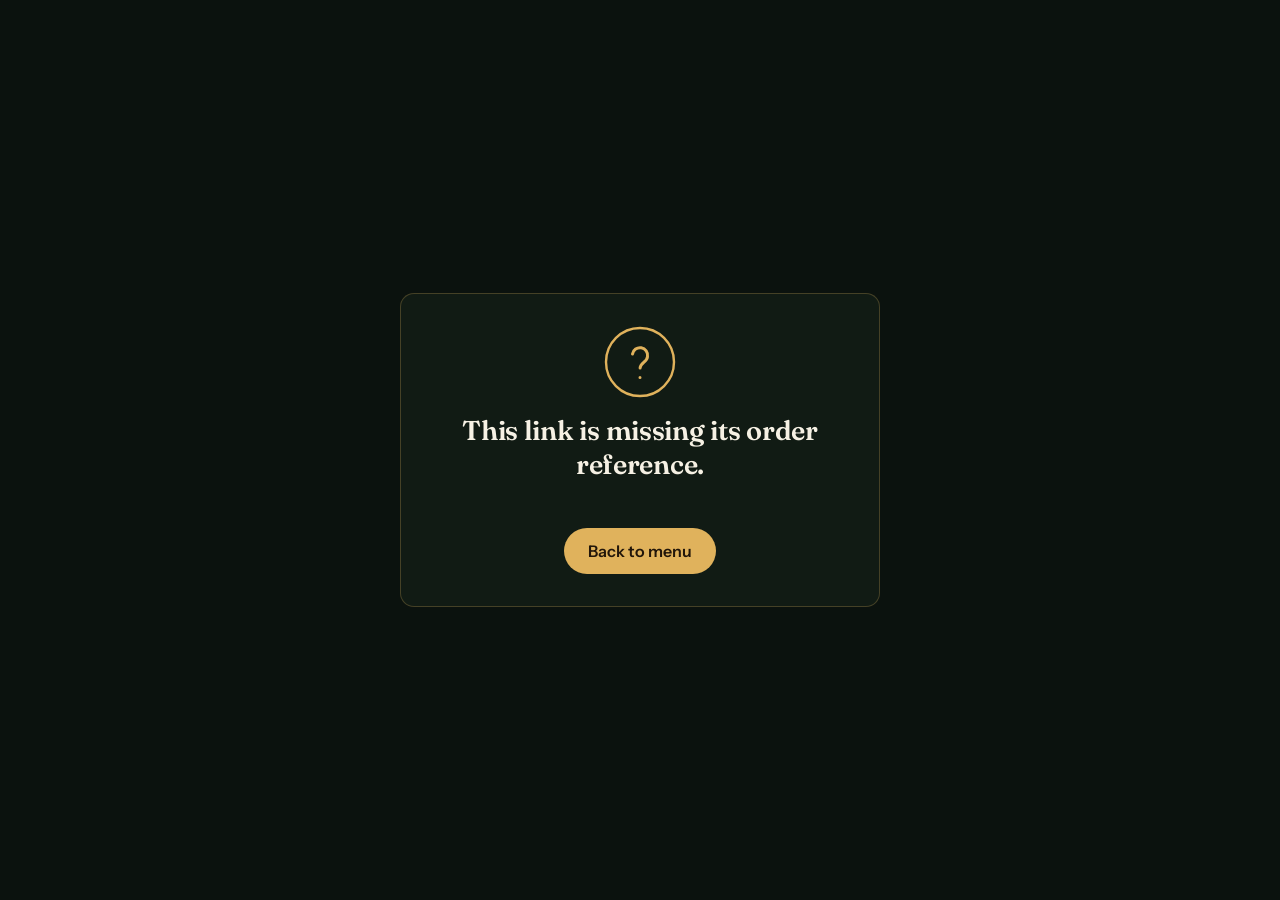
<file: order-status.html>
<!doctype html>
<html lang="en">
<head>
<meta charset="utf-8">
<meta name="viewport" content="width=device-width, initial-scale=1, viewport-fit=cover">
<meta name="robots" content="noindex, nofollow">
<title>Order status — Laghman Express</title>
<meta name="description" content="Live status of your Laghman Express order.">
<meta property="og:type" content="website">
<meta property="og:site_name" content="Laghman Express">
<meta property="og:title" content="Order status — Laghman Express">
<meta property="og:description" content="Live status of a Laghman Express order.">
<meta property="og:image" content="https://bobooww.github.io/laghman-express/assets/og-card.jpg">
<meta name="twitter:card" content="summary_large_image">
<meta name="theme-color" content="#0b120e">
<link rel="canonical" href="https://laghmanexpress.com/order-status">
<link rel="icon" href="assets/favicon-64.png" type="image/png" sizes="64x64">
<link rel="apple-touch-icon" href="assets/apple-touch-icon.png">
<link rel="preconnect" href="https://fonts.googleapis.com">
<link rel="preconnect" href="https://fonts.gstatic.com" crossorigin>
<link href="https://fonts.googleapis.com/css2?family=Fraunces:opsz,wght@9..144,600&family=Instrument+Sans:wght@400;600&family=Noto+Serif+SC:wght@600&display=swap" rel="stylesheet">
<style>
:root{--ink:#0b120e;--ink2:#111b14;--cream:#f6f1e4;--cream60:rgba(246,241,228,.62);
 --gold:#e0b25c;--golds:#f0d49a;--ember:#e2612b;--ease:cubic-bezier(.19,1,.22,1);
 --display:"Fraunces","Noto Serif SC",Georgia,serif}
*{box-sizing:border-box;-webkit-tap-highlight-color:transparent}
::selection{background:var(--gold);color:#22160a}
html{-webkit-text-size-adjust:100%}
body{margin:0;background:var(--ink);color:var(--cream);font-family:"Instrument Sans",system-ui,sans-serif;
 min-height:100vh;min-height:100svh;display:grid;place-items:center;
 padding:1.5rem;padding-top:max(1.5rem,env(safe-area-inset-top));padding-left:max(1.5rem,env(safe-area-inset-left));
 padding-right:max(1.5rem,env(safe-area-inset-right));
 padding-bottom:max(1.5rem,env(safe-area-inset-bottom))}
button,a{touch-action:manipulation}
a:focus-visible{outline:2px solid var(--gold);outline-offset:2px}
.card{max-width:480px;width:100%;background:var(--ink2);border:1px solid rgba(224,178,92,.25);
 border-radius:14px;padding:2rem 1.6rem;text-align:center}
@keyframes cardpop{0%{opacity:0;transform:scale(.96) translateY(8px)}100%{opacity:1;transform:none}}
.card.pop{animation:cardpop .5s var(--ease)}
h1{font-family:var(--display);font-weight:600;font-size:1.7rem;margin:.9rem 0 .5rem;letter-spacing:-.01em}
:lang(zh-CN) h1{letter-spacing:0}
p{color:var(--cream60);margin:.3rem 0;line-height:1.55}
.big{font-size:2.6rem;line-height:1}
.big.fail{color:var(--ember)}
.spin{display:inline-block;width:28px;height:28px;border:3px solid rgba(246,241,228,.25);
 border-top-color:var(--gold);border-radius:50%;animation:sp 1s linear infinite}
@keyframes sp{to{transform:rotate(360deg)}}
.okmark,.mark{width:72px;height:72px;display:block;margin:0 auto;fill:none;
  stroke-linecap:round;stroke-linejoin:round}
.mark circle{stroke-width:2.4;stroke-dasharray:214;stroke-dashoffset:214;
  animation:draw .7s var(--ease) forwards}
.mark path{stroke-width:3;stroke-dasharray:60;stroke-dashoffset:60;
  animation:draw .45s .4s var(--ease) forwards}
.mark.fail circle,.mark.fail path{stroke:var(--ember)}
.mark.wait circle,.mark.wait path{stroke:var(--gold)}
.okmark circle{stroke:var(--gold);stroke-width:2.4;fill:none;stroke-dasharray:214;stroke-dashoffset:214;
 animation:draw .7s var(--ease) forwards}
.okmark path{stroke:var(--gold);stroke-width:3.4;fill:none;stroke-linecap:round;stroke-linejoin:round;
 stroke-dasharray:60;stroke-dashoffset:60;animation:draw .45s .45s var(--ease) forwards}
@keyframes draw{to{stroke-dashoffset:0}}
a.btn{display:inline-block;margin-top:1.2rem;padding:.8rem 1.5rem;border-radius:100px;
 background:var(--gold);color:#22160a;font-weight:600;text-decoration:none;
 transition:transform .25s var(--ease)}
a.btn:active{transform:scale(.97)}
a.btn-line{display:inline-block;margin:1rem .3rem 0;padding:.75rem 1.3rem;border-radius:100px;
 border:1px solid rgba(246,241,228,.3);color:var(--cream);font-weight:600;text-decoration:none}
.sum{margin:.9rem auto 0;max-width:320px;text-align:left;font-size:.88rem;color:var(--cream60)}
.sum div{display:flex;justify-content:space-between;gap:1rem;padding:.15rem 0;font-variant-numeric:tabular-nums}
.ref{margin-top:1rem;font-size:.78rem;color:var(--cream60);word-break:break-all;
 font-variant-numeric:tabular-nums}
@media(prefers-reduced-motion:reduce){
 *,*::before,*::after{animation-duration:.01ms!important;animation-delay:0ms!important;
  animation-iteration-count:1!important;transition-duration:.01ms!important}
 .okmark circle,.okmark path,.mark circle,.mark path{stroke-dashoffset:0}
}
</style>
</head>
<body>
<div class="card" id="card" aria-live="polite"><div class="spin"></div></div>
<script>
(function(){
"use strict";
var API="https://laghman-orders.onrender.com";
/* enough to render a call-the-kitchen path on failure — kept in sync with /order */
var KITCHENS={
 "20th-ave":{name:"20th Ave",phone:"(718) 232-0525",tel:"+17182320525"},
 "coney-island":{name:"Coney Island Ave",phone:"(718) 233-8333",tel:"+17182338333"},
 "emmons-ave":{name:"Emmons Ave",phone:"(718) 247-4343",tel:"+17182474343"}
};
var STR={
 en:{title:"Order status — Laghman Express",
  wait:"Confirming your payment…",waitSub:"This usually takes a few seconds.",
  paid:"Order paid — thank you!",paidSub:"The kitchen is being notified. Pick it up at the counter — show this screen if asked.",paidDelivery:"The kitchen is being notified. A driver will bring it to",paidNotSent:"Your payment went through. The kitchen has not confirmed the ticket yet \u2014 call them with the reference below so nobody cooks it twice.",noSuchOrder:"We can\u2019t find an order on this link",noSuchOrderSub:"The app you opened it in may have cut the link short. If you were charged, don\u2019t pay again \u2014 call the kitchen and give your name; they will find it.",
  failed:"Payment didn't go through",failedSub:"Your card wasn't charged. You can try again or call the kitchen.",
  unknown:"We're double-checking your payment",unknownSub:"If you were charged, don't pay again — the kitchen will reconcile it. Keep this page open: we keep checking, and your reference is below.",
  noToken:"This link is missing its order reference.",back:"Back to menu",ref:"Reference",call:"Call"},
 ru:{title:"Статус заказа — Laghman Express",
  wait:"Подтверждаем оплату…",waitSub:"Обычно это занимает несколько секунд.",
  paid:"Заказ оплачен — спасибо!",paidSub:"Кухня уже получила уведомление. Заберите заказ у стойки; покажите этот экран, если попросят.",paidDelivery:"Кухня уже получила уведомление. Курьер привезёт заказ по адресу",paidNotSent:"Оплата прошла. Кухня пока не подтвердила приём заказа \u2014 позвоните и назовите номер ниже, чтобы его не приготовили дважды.",noSuchOrder:"По этой ссылке заказ не найден",noSuchOrderSub:"Ссылку мог обрезать мессенджер, из которого вы её открыли. Если деньги списались \u2014 не платите повторно: позвоните на кухню и назовите своё имя, заказ найдут.",
  failed:"Оплата не прошла",failedSub:"Деньги с карты не списаны. Попробуйте ещё раз или позвоните на кухню.",
  unknown:"Проверяем вашу оплату",unknownSub:"Если деньги списались — не платите повторно, кухня сверит платёж. Не закрывайте страницу: мы продолжаем проверять, номер заказа ниже.",
  noToken:"В ссылке нет номера заказа.",back:"К меню",ref:"Номер",call:"Позвонить"},
 zh:{title:"订单状态 — Laghman Express",
  wait:"正在确认支付…",waitSub:"通常只需几秒钟。",
  paid:"支付成功——谢谢！",paidSub:"门店已收到通知。请到柜台取餐；如有需要请出示本页面。",paidDelivery:"\u95e8\u5e97\u5df2\u6536\u5230\u901a\u77e5\u3002\u9a91\u624b\u5c06\u9001\u81f3",paidNotSent:"\u652f\u4ed8\u5df2\u5b8c\u6210\u3002\u95e8\u5e97\u5c1a\u672a\u786e\u8ba4\u63a5\u5355\u2014\u2014\u8bf7\u81f4\u7535\u5e76\u62a5\u4e0b\u65b9\u7f16\u53f7\uff0c\u4ee5\u514d\u91cd\u590d\u5236\u4f5c\u3002",noSuchOrder:"\u6b64\u94fe\u63a5\u672a\u627e\u5230\u8ba2\u5355",noSuchOrderSub:"\u94fe\u63a5\u53ef\u80fd\u88ab\u5e94\u7528\u622a\u65ad\u3002\u5982\u5df2\u6263\u6b3e\uff0c\u8bf7\u52ff\u91cd\u590d\u652f\u4ed8\u2014\u2014\u81f4\u7535\u95e8\u5e97\u5e76\u544a\u77e5\u59d3\u540d\uff0c\u4ed6\u4eec\u4f1a\u627e\u5230\u8ba2\u5355\u3002",
  failed:"支付未完成",failedSub:"没有产生扣款。您可以重试，或致电门店。",
  unknown:"正在核对您的支付",unknownSub:"如果已扣款，请勿重复支付——门店会核对账目。请保留本页面：我们会持续核对，订单编号见下方。",
  noToken:"链接中缺少订单编号。",back:"返回菜单",ref:"编号",call:"拨打电话"}
};
var lang=(function(){try{var s=localStorage.getItem("lx_lang");if(s==="ru"||s==="zh"||s==="en")return s;}catch(e){}
 var n=(navigator.language||"").toLowerCase();return n.indexOf("ru")===0?"ru":n.indexOf("zh")===0?"zh":"en";})();
document.documentElement.lang=lang==="zh"?"zh-CN":lang;
var T=STR[lang];
document.title=T.title;
var kitchen=null;try{kitchen=KITCHENS[localStorage.getItem("lx_kitchen")]||null}catch(e){}
var q=new URLSearchParams(location.search);
var token=q.get("token"),failedHint=q.get("result")==="failed";
var pending=paymentPendingForStatus();
if(pending&&KITCHENS[pending.payment.slug])kitchen=KITCHENS[pending.payment.slug];
var card=document.getElementById("card");
var reference=null;
function esc(s){var d=document.createElement("div");d.textContent=s;return d.innerHTML.replace(/"/g,"&quot;")}
function refLine(){
 var v=reference||(token?token.slice(0,20)+"…":"");
 if(!v)return "";
 return '<p class="ref">'+esc(T.ref)+(lang==="zh"?"：":": ")+esc(v)+"</p>";
}
function callBtn(){
 if(!kitchen)return "";
 return '<a class="btn-line" href="tel:'+esc(kitchen.tel)+'">'+esc(T.call)+" · "+esc(kitchen.phone)+"</a>";
}
var OK='<svg class="okmark" viewBox="0 0 72 72" aria-hidden="true"><circle cx="36" cy="36" r="34"/><path d="M22 37.5 32 47 51 27"/></svg>';
var FAIL='<svg class="mark fail" viewBox="0 0 72 72" aria-hidden="true"><circle cx="36" cy="36" r="34"/><path d="M26 26l20 20M46 26L26 46"/></svg>';
var WAIT='<svg class="mark wait" viewBox="0 0 72 72" aria-hidden="true"><circle cx="36" cy="36" r="34"/><path d="M36 19v18l11 6.5"/></svg>';
var HELP='<svg class="mark wait" viewBox="0 0 72 72" aria-hidden="true"><circle cx="36" cy="36" r="34"/><path d="M28.5 28a7.6 7.6 0 0 1 15 2.5c0 5.2-7.4 6.7-7.4 11.6M36 51.5v.1"/></svg>';
function set(html){card.innerHTML=html}
function pop(html){set(html);card.classList.remove("pop");void card.offsetWidth;card.classList.add("pop")}
function show(mark,h,sub,withRef,withCall){
 pop(mark+"<h1>"+esc(h)+"</h1><p>"+esc(sub)+"</p>"
 +(withCall?callBtn():"")
 +'<br><a class="btn" href="order">'+esc(T.back)+"</a>"+(withRef?refLine():""));
}
function pendingRecords(){
 var records=[];
 try{for(var i=0;i<localStorage.length;i++){
  var key=localStorage.key(i);
  if(!key||(key!=="lx_pending_pay"&&key.indexOf("lx_pending_pay_")!==0))continue;
  try{var p=JSON.parse(localStorage.getItem(key)||"null");
   if(p)records.push({storageKey:key,payment:p})}catch(e){}
 }}catch(e){}
 return records;
}
function pendingToken(p){
 try{return new URL(p.statusUrl).searchParams.get("token")}catch(e){return null}
}
function paymentPendingForStatus(){
 var records=pendingRecords();
 for(var i=0;i<records.length;i++)if(token&&pendingToken(records[i].payment)===token)return records[i];
 return null;
}
function payContextMatches(){
 try{var t=localStorage.getItem("lx_pay_token");
  if(t)return t===token;
  var p=paymentPendingForStatus();
  return !!p&&localStorage.getItem("lx_pay_slug")===p.payment.slug;
 }catch(e){return false}
}
/* A confirmed old link must never unlock a different kitchen or a newer
   checkout in another tab. Missing/unknown links do not settle any payment. */
function clearPending(){
 pendingRecords().forEach(function(r){
  if(!token||pendingToken(r.payment)!==token)return;
  try{localStorage.removeItem(r.storageKey);
   var key="lx_pending_pay_"+r.payment.slug;
   var request=JSON.parse(sessionStorage.getItem(key)||"null");
   if(request&&request.key===r.payment.key)sessionStorage.removeItem(key);
  }catch(e){}
 });
}
function paymentCartSignature(lines){
 return JSON.stringify((lines||[]).map(function(l){return [l.itemId,l.quantity,
  (l.modifierIds||[]).slice().sort()]}));
}
/* What actually happens to this order now — a driver, or the counter — and
   whether the kitchen has really been told. Saying "we've told the kitchen,
   collect at the counter" to a delivery customer whose ticket never printed
   was two wrong statements in one line. */
function paidSubtitle(j){
 var told=!j||!j.kitchenStatus||j.kitchenStatus==="sent_to_kitchen";
 var mode="",addr="";
 var p=paymentPendingForStatus();if(p)mode=p.payment.mode||"";
 try{if(payContextMatches()){
  mode=mode||localStorage.getItem("lx_pay_mode")||"";
  addr=localStorage.getItem("lx_pay_addr")||""}}catch(e){}
 /* Those two keys are deleted by this page's own clearCarts, so on a reload —
    a discarded tab, a second look at the counter — they are gone and this line
    used to fall back to "collect at the counter" for an order already on its
    way to someone's home. The receipt outlives the cart; the server outlives
    the device. */
 if(!mode){var r=keptOrder();if(r){mode=r.mode||"";addr=addr||r.addr||""}}
 if(!mode&&j&&j.fulfillment)mode=j.fulfillment;
 if(!told)return T.paidNotSent;
 if(mode==="delivery")return T.paidDelivery+(addr?" "+addr:"");
 return T.paidSub;
}
function showPaid(j){
 var lines=payCartLines()||keptReceipt();
 keepReceipt(lines);
 var sub=paidSubtitle(j);
 /* Kept before the cart is emptied. The receipt was read out of the cart and
    the cart was then deleted, so reloading at the counter — exactly when the
    staff ask to see it — showed a paid order with nothing on it. */
 clearCarts(j);clearPending();
 card.classList.remove("pop");
 set(OK+"<h1>"+esc(T.paid)+"</h1><p>"+esc(sub)+"</p>"
 +summaryHtml(lines)
 +'<a class="btn" href="order">'+esc(T.back)+"</a>"+refLine());
}
function showFailed(){clearPending();show(FAIL,T.failed,T.failedSub,true,true)}
function waiting(){card.innerHTML='<div class="spin"></div><h1>'+esc(T.wait)+"</h1><p>"+esc(T.waitSub)+"</p>"}
/* carts are cleared ONLY here, on confirmed payment — never before redirect.
   Scoped to the kitchen that was paid (lx_pay_slug); a cart being built at the
   OTHER kitchen must survive. Falls back to clearing all if the slug is gone. */
/* One receipt at a time, tied to nothing but this page: it outlives the cart
   so a reload still shows what was bought. */
function keepReceipt(lines){
 var mode="",addr="";
 var p=paymentPendingForStatus();if(p)mode=p.payment.mode||"";
 try{if(payContextMatches()){
  mode=mode||localStorage.getItem("lx_pay_mode")||"";
  addr=localStorage.getItem("lx_pay_addr")||""}}catch(e){}
 /* Every render after the first runs with those keys already deleted, so an
    unguarded write would overwrite the remembered destination with nothing —
    which is the very thing this receipt exists to survive. Only ever add. */
 var had=keptOrder();
 if(!mode&&had){mode=had.mode||"";addr=addr||had.addr||""}
 if(!lines&&!mode)return;
 try{localStorage.setItem("lx_receipt",JSON.stringify(
  {token:token,t:(had&&had.t)||Date.now(),lines:(lines||[]).slice(0,8),mode:mode,addr:addr}))}catch(e){}
}
/* The receipt as a whole — what was bought and where it is going. */
function keptOrder(){
 try{
  var r=JSON.parse(localStorage.getItem("lx_receipt")||"null");
  if(!r||r.token!==token||!r.t||Date.now()-r.t>86400000)return null;
  return r;
 }catch(e){return null}
}
function keptReceipt(){
 /* a day is longer than anyone stands at a counter, and short enough that a
    later order never shows an older one */
 var r=keptOrder();
 return r&&r.lines&&r.lines.length?r.lines:null;
}
function payCartLines(){
 var p=paymentPendingForStatus();
 if(p&&Array.isArray(p.payment.lines))return p.payment.lines;
 try{if(!p||!payContextMatches())return null;
  var s=p.payment.slug;if(!s)return null;
  var c=JSON.parse(localStorage.getItem("lx_cart_"+s)||"[]");
  return Array.isArray(c)&&c.length?c:null}catch(e){return null}
}
function clearCarts(j){
 try{
  var p=paymentPendingForStatus();if(!p)return;
  var s=p.payment.slug;
  /* Only the kitchen that was paid, and only while we still know which one.
     Opening this page a second time finds the marker already gone — the cart
     it belonged to was cleared on the first visit, and sweeping "all carts"
     then would throw away an order being built at the other kitchen. */
  if(!s||(j&&j.locationSlug&&j.locationSlug!==s))return;
  var cart=JSON.parse(localStorage.getItem("lx_cart_"+s)||"[]");
  /* The receipt belongs to the submitted snapshot. Dishes added afterward
     belong to the current cart and must survive an old payment's callback. */
  /* Older saved checkouts have no snapshot. Retain their original paid-cart
     behavior only when the matching checkout still owns the pay marker. */
  var legacyPaidCart=!p.payment.cartSignature&&payContextMatches();
  if(legacyPaidCart||(p.payment.cartSignature&&paymentCartSignature(cart)===p.payment.cartSignature))
   localStorage.removeItem("lx_cart_"+s);
  if(payContextMatches()){
   localStorage.removeItem("lx_pay_slug");localStorage.removeItem("lx_pay_token");
   localStorage.removeItem("lx_pay_mode");localStorage.removeItem("lx_pay_addr");
  }
 }catch(e){}
}
function summaryHtml(lines){
 if(!lines)return "";
 var out='<div class="sum">';
 for(var i=0;i<Math.min(lines.length,8);i++){
  var l=lines[i],nm=String(l.name||"").replace(/[\u3000-\u303F\u3400-\u4DBF\u4E00-\u9FFF\uFF00-\uFFEF]+/g,function(m){return lang==="zh"?m:""}).trim()||String(l.name||"");
  out+="<div><span>"+esc(nm)+"</span><span>×"+(+l.quantity||1)+"</span></div>";
 }
 if(lines.length>8)out+="<div><span>…</span><span></span></div>";
 return out+"</div>";
}
function fetchStatus(){
 var ctl=("AbortController" in window)?new AbortController():null;
 var t=ctl?setTimeout(function(){ctl.abort()},10000):null;
 return fetch(API+"/api/order-status/"+encodeURIComponent(token),ctl?{signal:ctl.signal}:{})
  .then(function(r){if(t)clearTimeout(t);
   /* A 404 is an answer, not silence: this token names no order and no amount
      of waiting will change that. Folding it into "not confirmed yet" left
      someone who had just paid watching a spinner for seven minutes. */
   if(r.status===404)return {notFound:true};
   return r.ok?r.json():null})
  .catch(function(){if(t)clearTimeout(t);return null});
}
var done=false;
function handle(j){
 if(done)return false;
 if(j&&j.reference)reference=j.reference;
 if(j&&KITCHENS[j.locationSlug])kitchen=KITCHENS[j.locationSlug];
 var s=j&&j.status;
 if(s==="succeeded"||s==="paid"){done=true;showPaid(j);return true}
 if(s==="failed"){done=true;showFailed();return true}
 return false;
}
if(!token){show(HELP,T.noToken,"",false,false)}
else if(failedHint){
 /* The URL param is a hint, not truth — a raced webhook may have succeeded.
    Rendering the failure first said "your card wasn't charged", the one
    sentence that must never be wrong, and clearPending() inside it threw away
    the guard that stops the intact cart being paid for twice. Say what is
    actually known — that we are checking — and let the server decide. */
 waiting();
 var fhTries=0;
 function fhCheck(){
  fetchStatus().then(function(j){
   if(done)return;
   if(j&&j.reference)reference=j.reference;
   if(j&&KITCHENS[j.locationSlug])kitchen=KITCHENS[j.locationSlug];
   var s=j&&j.status;
   if(s==="succeeded"||s==="paid"){done=true;showPaid(j);return}
   /* Only the server saying so makes it a failure. The URL parameter is a hint
      from a redirect that can race the webhook, and after thirty seconds this
      used to settle on "your card was not charged" — the one sentence that
      must never be wrong, because it invites a second payment. */
   if(s==="failed"){done=true;showFailed();return}
   if(++fhTries<4){setTimeout(fhCheck,fhTries*5000);return}
   /* out of quick tries and still unresolved: say what is actually known and
      keep checking in the background rather than asserting an outcome */
   show(WAIT,T.unknown,T.unknownSub,true,true);
   setTimeout(fhCheck,30000);
  });
 }
 fhCheck();
 document.addEventListener("visibilitychange",function(){
  if(document.visibilityState==="visible"&&!done)fetchStatus().then(handle);
 });
}
else{
 waiting();
 var tries=0,FAST=70; /* ~7.5 min of dense polling, then a slow forever-poll */
 var slowShown=false,missing=0;
 function poll(){
  if(done)return;
  tries++;
  fetchStatus().then(function(j){
   if(handle(j))return;
   /* Two in a row rules out a stray edge answer. After that the link itself is
      the problem, and saying so beats another seven minutes of spinner. */
   if(j&&j.notFound){
    if(++missing>=2){done=true;
     show(HELP,T.noSuchOrder,T.noSuchOrderSub,false,true);return}
   } else if(j){missing=0}
   if(tries<FAST){setTimeout(poll,tries<10?3000:(tries<30?5000:8000))}
   else{
    if(!slowShown){slowShown=true;show(WAIT,T.unknown,T.unknownSub,true,true)}
    setTimeout(poll,30000); /* the page promises to keep checking — so keep checking */
   }
  });
 }
 poll();
 /* a suspended mobile tab misses its timers — nudge on return */
 document.addEventListener("visibilitychange",function(){
  if(document.visibilityState==="visible"&&!done)fetchStatus().then(handle);
 });
}
})();
</script>
</body>
</html>
</file>
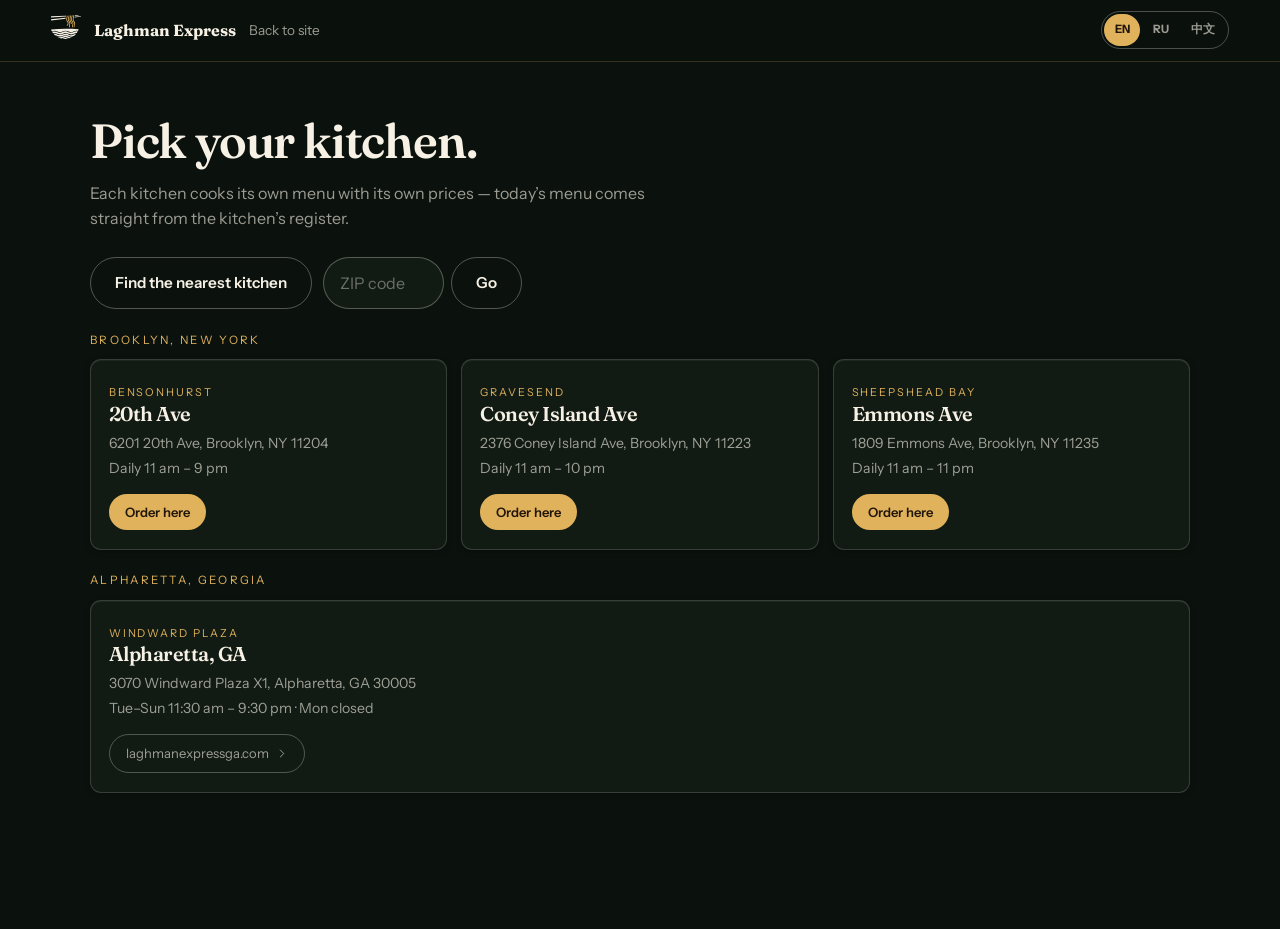
<file: order.html>
<!doctype html>
<html lang="en">
<head>
<meta charset="utf-8">
<meta name="viewport" content="width=device-width, initial-scale=1, viewport-fit=cover, interactive-widget=resizes-content">
<meta name="robots" content="index, follow">
<title>Order Online — Laghman Express | Brooklyn &amp; Alpharetta</title>
<meta name="description" content="Order hand-pulled laghman noodles online — live menu and prices straight from each kitchen's register. Pickup at every kitchen, delivery from 20th Ave and Coney Island Ave.">
<link rel="canonical" href="https://laghmanexpress.com/order">
<meta property="og:type" content="website">
<meta property="og:site_name" content="Laghman Express">
<meta property="og:title" content="Order online — Laghman Express">
<meta property="og:description" content="Live menu and prices straight from the kitchen's register. Hand-pulled noodles, for pickup or delivery.">
<meta property="og:url" content="https://laghmanexpress.com/order">
<meta property="og:image" content="https://bobooww.github.io/laghman-express/assets/og-card.jpg">
<meta property="og:image:width" content="1200">
<meta property="og:image:height" content="630">
<meta property="og:image:alt" content="A bowl of hand-pulled laghman noodles with beef and peppers">
<meta property="og:locale" content="en_US">
<meta property="og:locale:alternate" content="ru_RU">
<meta property="og:locale:alternate" content="zh_CN">
<meta name="twitter:card" content="summary_large_image">
<meta name="twitter:title" content="Order online — Laghman Express">
<meta name="twitter:description" content="Live menu and prices straight from the kitchen's register.">
<meta name="twitter:image" content="https://bobooww.github.io/laghman-express/assets/og-card.jpg">
<meta name="theme-color" content="#0b120e">
<link rel="icon" href="assets/favicon-64.png" type="image/png" sizes="64x64">
<link rel="apple-touch-icon" href="assets/apple-touch-icon.png">
<link rel="manifest" href="site.webmanifest">
<link rel="preconnect" href="https://fonts.googleapis.com">
<link rel="preconnect" href="https://fonts.gstatic.com" crossorigin>
<link href="https://fonts.googleapis.com/css2?family=Fraunces:opsz,wght@9..144,600;9..144,700&family=Instrument+Sans:wght@400;600;700&family=Noto+Serif+SC:wght@600&display=swap" rel="stylesheet">
<script type="application/ld+json">{"@context":"https://schema.org","@graph":[{"@type":"Organization","@id":"https://bobooww.github.io/laghman-express/#org","name":"Laghman Express","url":"https://bobooww.github.io/laghman-express/","logo":"https://bobooww.github.io/laghman-express/assets/icon-512.png"},{"@type":"Restaurant","name":"Laghman Express — 20th Avenue","parentOrganization":{"@id":"https://bobooww.github.io/laghman-express/#org"},"servesCuisine":"Central Asian","telephone":"+1-718-232-0525","priceRange":"$$","address":{"@type":"PostalAddress","streetAddress":"6201 20th Ave","addressLocality":"Brooklyn","addressRegion":"NY","postalCode":"11204","addressCountry":"US"},"geo":{"@type":"GeoCoordinates","latitude":40.6175,"longitude":-73.9903},"hasMenu":"https://bobooww.github.io/laghman-express/order?k=20th-ave","potentialAction":{"@type":"OrderAction","target":"https://bobooww.github.io/laghman-express/order?k=20th-ave","deliveryMethod":"http://purl.org/goodrelations/v1#DeliveryModePickup"}},{"@type":"Restaurant","name":"Laghman Express — Coney Island Avenue","parentOrganization":{"@id":"https://bobooww.github.io/laghman-express/#org"},"servesCuisine":"Central Asian","telephone":"+1-718-233-8333","priceRange":"$$","address":{"@type":"PostalAddress","streetAddress":"2376 Coney Island Ave","addressLocality":"Brooklyn","addressRegion":"NY","postalCode":"11223","addressCountry":"US"},"geo":{"@type":"GeoCoordinates","latitude":40.606,"longitude":-73.9663},"hasMenu":"https://bobooww.github.io/laghman-express/order?k=coney-island","potentialAction":{"@type":"OrderAction","target":"https://bobooww.github.io/laghman-express/order?k=coney-island","deliveryMethod":"http://purl.org/goodrelations/v1#DeliveryModePickup"}},{"@type":"Restaurant","name":"Laghman Express — Emmons Avenue","parentOrganization":{"@id":"https://bobooww.github.io/laghman-express/#org"},"servesCuisine":"Central Asian","telephone":"+1-718-247-4343","priceRange":"$$","address":{"@type":"PostalAddress","streetAddress":"1809 Emmons Ave","addressLocality":"Brooklyn","addressRegion":"NY","postalCode":"11235","addressCountry":"US"},"geo":{"@type":"GeoCoordinates","latitude":40.5838,"longitude":-73.9425},"hasMenu":"https://bobooww.github.io/laghman-express/order?k=emmons-ave","potentialAction":{"@type":"OrderAction","target":"https://bobooww.github.io/laghman-express/order?k=emmons-ave","deliveryMethod":"http://purl.org/goodrelations/v1#DeliveryModePickup"}}]}</script>
<style>
/* Laghman Express /order v2 — standalone page, same design tokens as the site.
   Talks to the live ordering API; prices are server-authoritative.
   v2 incorporates the 51-finding audit: quote-sequence money guard, no cart
   wipe before payment, DOM-built modifier UI (no attr-concat), region-aware
   gate, per-language menu names, resilient error states. */
:root{
  --ink:#0b120e; --ink2:#111b14; --pine:#16301f; --pined:#0f2417;
  --paper:#f7f2e6; --paper2:#efe7d5; --cream:#f6f1e4;
  --cream60:rgba(246,241,228,.62); --cream40:rgba(246,241,228,.4);
  --gold:#e0b25c; --golds:#f0d49a; --goldi:#8a6420; --ember:#e2612b;
  --err:#8a2b12;
  --ease:cubic-bezier(.19,1,.22,1);
  --t-1:clamp(2rem,5.5vw,3rem);  /* page display */
  --t-2:1.5rem;                  /* sheet titles */
  --t-3:1.25rem;                 /* category, kitchen name, group */
  --t-4:1rem;                    /* body, dish name */
  --t-5:.875rem;                 /* secondary */
  --t-6:.8125rem;                /* labels */
  --t-7:.75rem;                  /* micro */
  --sh-1:inset 0 1px 0 rgba(246,241,228,.05),0 2px 6px -2px rgba(3,8,5,.55);
  --sh-2:inset 0 1px 0 rgba(246,241,228,.09),0 10px 24px -8px rgba(3,8,5,.82);
  --sh-sheet:0 -2px 10px rgba(3,8,5,.35),0 -26px 70px -14px rgba(3,8,5,.72);
  --display:"Fraunces","Noto Serif SC",Georgia,serif;
  --sans:"Instrument Sans",system-ui,sans-serif;
}
*{box-sizing:border-box;-webkit-tap-highlight-color:transparent}
.ico{flex:0 0 auto;display:block}
::selection{background:var(--gold);color:#22160a}
.sheet ::selection{background:var(--pined);color:var(--paper)}
html{scrollbar-width:thin;scrollbar-color:rgba(224,178,92,.38) var(--ink)}
::-webkit-scrollbar{width:11px;height:11px}
::-webkit-scrollbar-track{background:var(--ink)}
::-webkit-scrollbar-thumb{background:rgba(224,178,92,.32);border-radius:100px;
  border:3px solid var(--ink);background-clip:padding-box}
::-webkit-scrollbar-thumb:hover{background:rgba(224,178,92,.5);background-clip:padding-box}
.sheet ::-webkit-scrollbar-track{background:var(--paper)}
.sheet ::-webkit-scrollbar-thumb{background:rgba(15,36,23,.28);border-color:var(--paper)}
[hidden]{display:none!important}
html{-webkit-text-size-adjust:100%}
body{margin:0;background:var(--ink);color:var(--cream);font-family:var(--sans);line-height:1.55;
  padding-bottom:calc(88px + env(safe-area-inset-bottom));
  padding-left:env(safe-area-inset-left);padding-right:env(safe-area-inset-right)}
body.locked{position:fixed;left:0;right:0;width:100%;overflow:hidden}
:lang(zh-CN) h1,:lang(zh-CN) h2,:lang(zh-CN) h3{letter-spacing:0;line-height:1.16}
:lang(zh-CN) .eyebrow,:lang(zh-CN) .rgn,:lang(zh-CN) .loc .area,:lang(zh-CN) .loc .tag{letter-spacing:0}
h1,h2,h3{font-family:var(--display);font-weight:600;letter-spacing:-.025em;margin:0;
  line-height:1.08;text-wrap:balance}
#gate h1,.mhead h1{line-height:1.03}
#gate .sub,.mnote,.loc .addr,.nm .desc,.notice,.err,.reassure,.note-call,#modDesc{text-wrap:pretty}
button{font:inherit;color:inherit;background:none;border:0;cursor:pointer}
a{color:inherit;text-decoration:none}
button,a,input,label{touch-action:manipulation}
button:focus-visible,a:focus-visible,input:focus-visible{outline:2px solid var(--gold);outline-offset:2px}
.sheet button:focus-visible,.sheet a:focus-visible,.sheet input:focus-visible{outline-color:var(--goldi)}
.pr,.tot,#barTot,.qty b,.dist,.lp,.zip,#modAdd,#payBtn{font-variant-numeric:tabular-nums}
@media(prefers-reduced-motion:reduce){
  *,*::before,*::after{animation-duration:.01ms!important;animation-iteration-count:1!important;
    transition-duration:.01ms!important}
}
.shell{width:min(1100px,92vw);margin-inline:auto}

.hdr{position:sticky;top:0;z-index:40;display:flex;align-items:center;gap:.8rem;
  padding:max(.7rem,env(safe-area-inset-top)) max(4vw,env(safe-area-inset-right)) .7rem max(4vw,env(safe-area-inset-left));
  background:rgba(11,18,14,.92);backdrop-filter:blur(12px);border-bottom:1px solid rgba(224,178,92,.2)}
.hdr img{width:30px;height:30px;object-fit:contain}
.hdr b{font-family:var(--display);font-size:1rem;white-space:nowrap}
.hdr .back{color:var(--cream60);font-size:.85rem;margin-right:auto;padding:.4rem 0}
.lang{display:inline-flex;gap:2px;border:1px solid rgba(246,241,228,.28);border-radius:100px;padding:2px}
.lang button{padding:.45rem .65rem;border-radius:100px;font-size:.72rem;font-weight:700;color:var(--cream60)}
.lang button.on{background:var(--gold);color:#22160a}
.kbtn{display:inline-flex;align-items:center;gap:.45rem;border:1px solid rgba(224,178,92,.4);border-radius:100px;
  padding:.45rem .8rem;font-size:.8rem;color:var(--golds)}
#kname{max-width:34vw;overflow:hidden;text-overflow:ellipsis;white-space:nowrap}
@media(max-width:640px){
  .hdr{flex-wrap:nowrap;gap:.55rem;padding-top:.5rem;padding-bottom:.5rem}
  .hdr .back{display:none}
  .hdr b{margin-right:auto}
  #kname{max-width:40vw}
}
@media(max-width:480px){.hdr b{display:none}.hdr-brand{margin-right:auto}}

.btn{display:inline-flex;align-items:center;justify-content:center;gap:.5rem;padding:.85rem 1.5rem;border-radius:100px;
  font-weight:600;font-size:.95rem;transition:transform .25s var(--ease),background .3s var(--ease)}
.btn:active{transform:scale(.97)}
.btn-gold{background:var(--gold);color:#22160a}
.btn-gold:disabled{opacity:.45;cursor:default}
#gate .btn-gold:disabled,#geoBtn:disabled{opacity:1;background:rgba(224,178,92,.2);
  color:var(--golds);box-shadow:inset 0 0 0 1px rgba(224,178,92,.45);cursor:default}
.btn-ghost{border:1px solid rgba(246,241,228,.3)}
.paper-ghost{border:1px solid rgba(15,36,23,.3);color:var(--pined)}
@media(hover:hover){
  .hdr .back:hover{color:var(--cream)}
  .kbtn:hover{border-color:var(--gold)}
  .btn-gold:hover{background:var(--golds)}
  .btn-ghost:hover{border-color:var(--cream)}
}

/* gate */
#gate{padding:3.4rem 0 3rem}
#gate h1{font-size:var(--t-1);max-width:20ch}
#gate .sub{color:var(--cream60);margin:1rem 0 1.6rem;max-width:52ch;font-size:var(--t-4)}
.gacts{display:flex;flex-wrap:wrap;align-items:center;gap:.7rem;margin-bottom:1.2rem}
.geonote{color:var(--cream60);font-size:.85rem;margin:0 0 1rem}
.zipw{display:inline-flex;gap:.4rem}
.zip{width:11ch;border:1px solid rgba(246,241,228,.3);border-radius:100px;padding:.7rem 1rem;background:var(--ink2);color:var(--cream);font:inherit}
.zip{caret-color:var(--gold)}
.zip::placeholder{color:var(--cream40)}
.rgn{margin:1.4rem 0 .6rem;font-size:.72rem;letter-spacing:.2em;text-transform:uppercase;color:var(--gold)}
.locs{display:grid;gap:.9rem;grid-template-columns:repeat(auto-fit,minmax(240px,1fr))}
.loc{position:relative;text-align:left;border:1px solid rgba(246,241,228,.16);border-radius:11px;padding:1.1rem 1.1rem 1.2rem;
  box-shadow:var(--sh-1);
  background:var(--ink2);transition:border-color .4s var(--ease),transform .4s var(--ease)}
@media(hover:hover){
  button.loc:hover,a.loc:hover{border-color:rgba(224,178,92,.5);transform:translateY(-3px)}
}
button.loc:active,a.loc:active{transform:scale(.99)}
.loc h3{font-size:var(--t-3);margin:0 0 .35rem}
.loc .area{font-size:.68rem;letter-spacing:.18em;text-transform:uppercase;color:var(--gold)}
.loc .addr{color:var(--cream60);font-size:.88rem;line-height:1.45}
.loc .dist{position:absolute;top:.9rem;right:1rem;font-size:.8rem;color:var(--golds)}
.loc .tag{display:inline-flex;align-items:center;gap:.4rem;margin-top:.9rem;font-size:var(--t-6);
  font-weight:600;padding:.5rem 1rem;border-radius:100px;background:var(--gold);color:#22160a;
  transition:background .3s var(--ease)}
.loc.phone .tag,.loc:not(.phone):has(+ *) .tag{}
@media(hover:hover){.loc:hover .tag{background:var(--golds)}}
.loc.phone .tag{background:none;border:1px solid rgba(246,241,228,.28);color:var(--cream60);font-weight:400}
.loc.nearest{border-color:var(--gold)}
.loc .near-chip{display:inline-block;margin:.5rem .4rem 0 0;font-size:.68rem;padding:.22rem .55rem;border-radius:100px;
  background:var(--gold);color:#22160a;font-weight:700}
.far{display:block;width:100%;text-align:left;margin-top:1.2rem;padding:.9rem 1.1rem;border:1px dashed rgba(246,241,228,.25);
  border-radius:10px;color:var(--cream60);font-size:.9rem}
@media(hover:hover){.far:hover{border-color:var(--gold);color:var(--cream)}}

/* menu */
#menu{display:none;padding:1.4rem 0 2rem}
.mhead{display:flex;flex-wrap:wrap;align-items:baseline;gap:.6rem 1rem;margin-bottom:.4rem}
.mhead h1{font-size:clamp(1.6rem,4.2vw,2.3rem)}
.mhead .sw{font-size:.8rem;color:var(--cream60);cursor:pointer;text-decoration:underline;
  text-decoration-thickness:1px;text-underline-offset:4px;text-decoration-color:rgba(246,241,228,.4);
  /* a bare line of text is a 20px target; a thumb needs more than that */
  display:inline-block;padding:.55rem .2rem;min-height:44px;line-height:1.9}
.mnote{color:var(--cream60);font-size:.85rem;margin:.2rem 0 1rem}
.chips{position:sticky;top:var(--hdrh,52px);z-index:30;display:flex;gap:.5rem;overflow-x:auto;
  padding:.7rem 4px;margin-inline:-4px;scroll-padding-inline:4px;
  background:linear-gradient(var(--ink) 82%,transparent);scrollbar-width:none}
.chips::-webkit-scrollbar{display:none}
.chip{flex:0 0 auto;padding:.55rem 1rem;border-radius:100px;border:1px solid rgba(246,241,228,.2);
  font-size:.85rem;color:var(--cream60);white-space:nowrap;
  transition:background .25s var(--ease),color .25s var(--ease),transform .2s var(--ease)}
.chip:active{transform:scale(.96)}
.chip .alt{display:none}
.chip.on{background:var(--paper);color:var(--pined);border-color:var(--paper);font-weight:600}
.cat{margin:3rem 0 0;scroll-margin-top:calc(var(--hdrh,52px) + 66px)}
.cat:first-child{margin-top:1.4rem}
.cat h2{font-size:var(--t-3);line-height:1.14;color:var(--golds);margin:0 0 .2rem}
.cat h2 .alt{display:block;font-size:.72rem;color:var(--cream60);font-family:var(--sans);letter-spacing:0}
.items{display:grid;gap:.55rem;grid-template-columns:repeat(auto-fill,minmax(330px,1fr));
  align-items:start;margin-top:1rem}
@media(min-width:900px){.items{grid-template-columns:repeat(auto-fill,minmax(430px,1fr))}}
.it{display:flex;align-items:stretch;gap:0;border:1px solid rgba(246,241,228,.12);border-radius:10px;
  box-shadow:var(--sh-1);overflow:hidden;min-height:92px;
  background:var(--ink2);cursor:pointer;transition:transform .15s var(--ease),border-color .3s var(--ease)}
.it>.nm,.it>.pr,.it>.add{align-self:center}
.it .nm{padding:.85rem 0 .85rem .95rem}
.it .pr{padding-inline:.85rem}
.it .add{margin-right:.85rem}
.it:active{transform:scale(.99)}
/* the photo is a rail that fills the row; a dish without one gets the brand
   mark on a quiet tile, so the left edge of the list never breaks rhythm */
.it .th{flex:0 0 auto;width:84px;align-self:stretch;object-fit:cover;background:#16211a;
  clip-path:inset(0 100% 0 0);transition:clip-path .38s var(--ease)}
.it .noph{flex:0 0 auto;width:84px;align-self:stretch;display:grid;place-items:center;
  background:linear-gradient(150deg,#182420,#111b14)}
.it .noph img{width:34px;height:28px;opacity:.26}
/* narrow phones: give the dish name back the room the photo takes */
@media(max-width:430px){
  .it{min-height:84px}
  .it .th,.it .noph{width:74px}
  .it .nm{padding:.75rem 0 .75rem .8rem}
  .it .pr{padding-inline:.7rem;font-size:.9rem}
  .it .add{margin-right:.7rem}
}
.it .th.on{clip-path:inset(0)}
.it .nm{flex:1;min-width:0;font-size:var(--t-4);line-height:1.32}
.nm .alt{display:block;font-size:.76rem;color:var(--cream60);margin-top:.1rem}
.nm .desc{display:-webkit-box;-webkit-line-clamp:2;-webkit-box-orient:vertical;overflow:hidden;
  font-size:var(--t-6);color:var(--cream60);margin-top:.25rem;line-height:1.45;font-weight:400}
.sheet .desc{color:rgba(15,36,23,.68)}
#fulfil{margin:.9rem 0 .2rem}
.segs{display:flex;gap:.4rem;background:rgba(15,36,23,.06);border-radius:100px;padding:3px}
.segs button{flex:1 1 0;padding:.55rem .6rem;border-radius:100px;font-size:var(--t-6);font-weight:600;
  color:rgba(15,36,23,.62);transition:background .3s var(--ease),color .3s var(--ease)}
.segs button.on{background:var(--paper,#f7f2e6);color:var(--pine-deep,#122618);box-shadow:0 1px 3px rgba(3,8,5,.14)}
.segs button[disabled]{opacity:.4}
#addrWrap{margin-top:.6rem}
#addrIn{width:100%;padding:.7rem .9rem;border-radius:14px;border:1px solid rgba(15,36,23,.22);
  font:inherit;font-size:var(--t-5);background:#fff;color:var(--pine-deep,#122618)}
#addrIn:focus-visible{outline:2px solid var(--gold);outline-offset:1px}
#addrNote{margin:.4rem 0 0;font-size:var(--t-6)}
#addrNote.bad{color:#a8321d}
#addrTerms{margin:.3rem 0 0;font-size:var(--t-7);color:rgba(15,36,23,.55)}
.tot .stale{opacity:.45;transition:opacity .3s var(--ease)}
.addr-field{position:relative}
#addrList{position:absolute;left:0;right:0;top:calc(100% + 4px);z-index:20;margin:0;padding:.25rem;
  list-style:none;background:#fff;border:1px solid rgba(15,36,23,.16);border-radius:14px;
  box-shadow:0 12px 28px -10px rgba(3,8,5,.32);max-height:230px;overflow:auto}
#addrList li{padding:.55rem .7rem;border-radius:10px;font-size:var(--t-6);cursor:pointer;
  color:var(--pine-deep,#122618)}
#addrList li[aria-selected="true"],#addrList li:hover{background:rgba(15,36,23,.07)}
#addrList li b{font-weight:600}
#addrIn.busy{background-image:none}
.nm .zh-main{font-family:"Noto Serif SC",serif}
.sheet .nm .alt,.sheet .alt{color:rgba(15,36,23,.72)}
.it .pr{color:var(--golds);font-weight:600;white-space:nowrap;font-size:var(--t-5)}
.it .add{flex:0 0 auto;width:42px;height:42px;border-radius:50%;background:var(--gold);color:#22160a;font-size:1.15rem;
  font-weight:700;display:grid;place-items:center;transition:background .3s var(--ease),transform .2s var(--ease)}
@media(hover:hover){.it .add:hover{background:var(--golds)}}
.it .add:active{transform:scale(.9)}
.it .add:disabled{opacity:.6}
.skel{color:var(--golds);padding:1.6rem 0 .6rem;text-align:center;font-size:var(--t-5)}
.skrow{height:92px;border-radius:10px;margin:.55rem 0;border:1px solid rgba(246,241,228,.08);
  background-image:linear-gradient(100deg,var(--ink2) 40%,#1a271e 50%,var(--ink2) 60%);
  background-size:200% 100%;animation:shim 1.2s linear infinite}
@media(max-width:430px){.skrow{height:84px}}
@keyframes shim{to{background-position:-200% 0}}

/* cart bar + drawer */
#bar{position:fixed;left:0;right:0;bottom:0;z-index:45;display:none;justify-content:center;
  padding:.8rem max(4vw,env(safe-area-inset-right)) calc(.8rem + env(safe-area-inset-bottom)) max(4vw,env(safe-area-inset-left));
  background:linear-gradient(transparent,rgba(11,18,14,.94) 40%)}
#bar .btn{width:min(560px,100%);justify-content:space-between}
@keyframes land{0%{transform:scale(.62);opacity:.4}55%{transform:scale(1.06)}100%{transform:scale(1);opacity:1}}
.it .add.ok{animation:land .42s var(--ease)}
@keyframes receive{0%{transform:translateY(9px);opacity:0;filter:blur(3px)}
  100%{transform:none;opacity:1;filter:blur(0)}}
#bar.pulse .btn{animation:receive .5s .12s var(--ease) backwards}
@keyframes tick{0%{opacity:0;transform:translateY(5px)}100%{opacity:1;transform:none}}
#barTot.tick{animation:tick .25s var(--ease)}
.overlay{position:fixed;inset:0;z-index:60;background:rgba(6,10,8,.8);backdrop-filter:blur(6px);
  opacity:0;visibility:hidden;pointer-events:none;
  transition:opacity .3s var(--ease),visibility 0s linear .3s;
  display:grid;align-items:end;justify-items:center}
.overlay.open{opacity:1;visibility:visible;pointer-events:auto;transition-delay:0s}
.sheet{width:100%;max-width:560px;max-height:88vh;max-height:88svh;overflow:auto;overscroll-behavior:contain;
  background:var(--paper);color:var(--pined);
  border-radius:14px 14px 0 0;padding:1.3rem 1.2rem calc(1.6rem + env(safe-area-inset-bottom));
  box-shadow:var(--sh-sheet);
  transform:translateY(36px);transition:transform .35s var(--ease)}
.overlay.open .sheet{transform:none}
@media(min-width:700px){.overlay{align-items:center}.sheet{border-radius:14px}}
.sheet h2{font-size:var(--t-2);margin-bottom:.8rem}
.mhero{width:calc(100% + 2.4rem);height:auto;margin:-1.3rem -1.2rem .9rem;display:block;aspect-ratio:4/3;
  object-fit:cover;background:var(--paper2);opacity:0;transition:opacity .5s var(--ease)}
.mhero.on{opacity:1}
/* the close button sits over the photo — keep it legible on any image */
#modOv .xclose{background:rgba(247,242,230,.92);border-radius:50%;line-height:1;opacity:.9;z-index:3}
.line .th{flex:0 0 auto;width:42px;height:42px;border-radius:6px;object-fit:cover;background:var(--paper2);
  opacity:0;transition:opacity .4s var(--ease)}
.line .th.on{opacity:1}
.line{display:flex;align-items:center;gap:.7rem;padding:.55rem 0;border-bottom:1px solid rgba(15,36,23,.1)}
.line .nm{flex:1;min-width:0;font-size:var(--t-4);line-height:1.3}
.line .nm small{display:block;color:rgba(15,36,23,.72);font-size:.78rem}
.line .lp{font-size:.85rem;font-weight:600;color:rgba(15,36,23,.78);white-space:nowrap;font-variant-numeric:tabular-nums}
.qty{display:inline-flex;align-items:center;gap:.35rem}
.qty button{width:42px;height:42px;border-radius:50%;border:1px solid rgba(15,36,23,.3);display:grid;place-items:center;
  font-weight:700;font-size:1.05rem;transition:transform .2s var(--ease)}
.qty button:active{transform:scale(.9)}
.qty b{min-width:1.2ch;text-align:center}
.tot{display:grid;gap:.45rem;margin:1.4rem 0 1rem;font-size:var(--t-5);padding:0}
.tot div{display:flex;justify-content:space-between}
.tot .g{font-weight:700;font-size:1.375rem;letter-spacing:-.015em;padding-top:.55rem;
  border-top:1px solid rgba(15,36,23,.14);margin-top:.2rem}
@keyframes totflash{0%{opacity:1}100%{opacity:0}}
.tot{position:relative;isolation:isolate}
.tot.flash::before{content:"";position:absolute;inset:-.35rem -.6rem;border-radius:9px;
  background:#fdf3d8;z-index:-1;animation:totflash 1.4s var(--ease) forwards}
.muted{color:rgba(15,36,23,.68);font-size:var(--t-5)}
.cart-empty{text-align:center;padding:1.8rem 0 .8rem}
.cart-empty .btn{margin-top:1rem}
.mprice{font-family:var(--sans);font-weight:400;font-size:1rem;color:rgba(15,36,23,.62);white-space:nowrap}
.sheet .btn-gold{width:100%;margin-top:.6rem}
.modfoot,.ckfoot{position:sticky;bottom:0;z-index:2;background:var(--paper);
  box-shadow:0 -14px 20px -6px var(--paper);padding-top:.3rem;
  padding-bottom:max(.1rem,env(safe-area-inset-bottom))}
.modfoot .err,.ckfoot .err{margin-top:.2rem}
.modfoot .err{margin-top:0}
.sheet #ckWrap label{display:block;font-size:var(--t-6);font-weight:600;margin:.9rem 0 .3rem;
  color:rgba(15,36,23,.8);letter-spacing:.01em}
.sheet input{width:100%;padding:.7rem .8rem;border:1px solid rgba(15,36,23,.25);border-radius:8px;font:inherit;background:#fff}
.sheet input{caret-color:var(--goldi)}
.sheet input.bad{border-color:var(--err);caret-color:var(--err);background:#fffaf8}
.ferr{display:block;color:var(--err);font-size:.76rem;margin-top:.2rem}
.err{color:var(--err);font-size:.85rem;margin-top:.6rem;min-height:1.2em}
.notice{background:#fdf3d8;border:1px solid #e8d5a0;border-radius:8px;padding:.7rem .9rem;
  font-size:var(--t-5);margin:.9rem 0 .2rem;color:var(--pined);box-shadow:0 6px 18px -8px rgba(3,8,5,.55)}
.xclose{position:sticky;top:0;float:right;font-size:1.15rem;opacity:.65;padding:.7rem .85rem;margin:-.4rem -.5rem 0 0}
.grp{margin:1.4rem 0 .8rem;padding:.5rem .6rem;border-radius:9px;margin-inline:-.6rem;
  transition:background .3s var(--ease),box-shadow .3s var(--ease)}
.grp.grp-err{background:rgba(138,43,18,.07);box-shadow:inset 0 0 0 1px rgba(138,43,18,.28)}
.grp.grp-err h3{color:var(--err)}
.grp h3{font-size:var(--t-4);margin-bottom:.4rem}
.grp .req{display:inline-block;margin-left:.4rem;font-size:.64rem;padding:.1rem .45rem;border-radius:100px;
  background:rgba(138,43,18,.12);color:var(--err);font-weight:700;vertical-align:middle}
.grp .m{display:flex;align-items:center;gap:.65rem;padding:.45rem .35rem;margin-inline:-.35rem;
  border-radius:7px;font-size:.92rem;cursor:pointer;transition:background .2s var(--ease)}
.grp .m input{accent-color:var(--pined);width:19px;height:19px;flex:0 0 auto;margin:0;cursor:pointer}
.grp .m .pr{margin-left:auto;color:var(--goldi);font-weight:600}
.note-call{border:1px solid rgba(15,36,23,.2);border-radius:10px;padding:.9rem;margin-top:.8rem;font-size:.9rem}
.reassure{display:flex;gap:.5rem;align-items:flex-start;color:rgba(15,36,23,.7);font-size:.8rem;margin-top:.7rem;line-height:1.45}
.pickup-where{font-size:.85rem;font-weight:600;margin-top:.7rem;color:rgba(15,36,23,.85)}
.spin{display:inline-block;width:14px;height:14px;border:2px solid rgba(34,22,10,.4);border-top-color:#22160a;
  border-radius:50%;animation:sp 1s linear infinite;vertical-align:-2px}
@keyframes sp{to{transform:rotate(360deg)}}
.toast{position:fixed;left:50%;transform:translateX(-50%);bottom:calc(96px + env(safe-area-inset-bottom));
  background:var(--paper);color:var(--pined);padding:.6rem 1.1rem;border-radius:100px;font-size:.85rem;
  box-shadow:0 8px 24px rgba(0,0,0,.4);z-index:50;opacity:0;transition:opacity .3s var(--ease);
  pointer-events:none;max-width:88vw;text-align:center}
.toast.show{opacity:1}
</style>
</head>
<body>
<header class="hdr">
  <a class="hdr-brand" href="./"><img src="assets/logo-mark-cream.svg" alt="" width="30" height="25"></a>
  <b>Laghman Express</b>
  <a class="back" href="./" data-i="back"></a>
  <button class="kbtn" id="kbtn" hidden><span id="kname"></span></button>
  <span class="lang" id="lang"></span>
</header>

<main>
<section id="gate" class="shell">
  <h1 data-i="gateH1">Pick your kitchen.</h1>
  <p class="sub" data-i="gateSub">Each kitchen cooks its own menu with its own prices — today's menu comes straight from the kitchen's register. Hand-pulled laghman noodles in Brooklyn (20th Ave, Coney Island Ave) and Alpharetta, GA.</p>
  <div class="gacts">
    <button class="btn btn-ghost" id="geoBtn" data-i="nearMe"></button>
    <span class="zipw"><input id="zipIn" class="zip" inputmode="numeric" maxlength="5" autocomplete="postal-code"><button class="btn btn-ghost" id="zipGo"></button></span>
  </div>
  <p class="geonote" id="geoNote" aria-live="polite" hidden></p>
  <div id="locWrap"></div>
</section>

<section id="menu" class="shell">
  <div class="mhead">
    <h1 id="mTitle" tabindex="-1"></h1>
    <button type="button" class="sw" id="mSwitch" data-i="switchKitchen"></button>
  </div>
  <p class="mnote" data-i="liveNote"></p>
  <p class="notice" id="hoursNote" aria-live="polite" hidden></p>
  <p class="notice" id="otherCart" aria-live="polite" hidden></p>
  <div class="chips" id="chips"></div>
  <div id="cats"></div>
</section>
</main>

<div id="bar"><button class="btn btn-gold" id="barBtn"><span data-i="cart"></span><span id="barTot"></span></button></div>
<div class="toast" id="toast" role="status" aria-live="polite"></div>

<div class="overlay" id="cartOv" role="dialog" aria-modal="true" aria-labelledby="cartTitle">
  <div class="sheet">
    <button class="xclose" data-x="cartOv"></button>
    <h2 id="cartTitle" data-i="yourOrder"></h2>
    <div id="lines"></div>
    <div id="fulfil" hidden>
      <div class="segs" id="segs" role="group"></div>
      <div id="addrWrap" hidden>
        <div class="addr-field">
          <input id="addrIn" type="text" autocomplete="off" autocapitalize="words"
                 spellcheck="false" enterkeyhint="search" role="combobox"
                 aria-expanded="false" aria-autocomplete="list" aria-controls="addrList">
          <ul id="addrList" role="listbox" hidden></ul>
        </div>
        <p class="muted" id="addrNote"></p>
        <p class="muted" id="addrTerms"></p>
      </div>
    </div>
    <p class="notice" id="cartNotice" aria-live="polite" hidden></p>
    <div class="tot" id="totals" aria-live="polite"></div>
    <p class="muted" id="pickupOnly" data-i="pickupOnly"></p>
    <div id="ckWrap"></div>
    <p class="err" id="cartErr" aria-live="polite"></p>
  </div>
</div>

<div class="overlay" id="modOv" role="dialog" aria-modal="true" aria-labelledby="modName">
  <div class="sheet">
    <button class="xclose" data-x="modOv"></button>
    <h2 id="modName"></h2>
    <p class="muted" id="modDesc" hidden></p>
    <div id="modGroups"></div>
    <div class="modfoot">
      <p class="err" id="modErr" aria-live="polite"></p>
      <button class="btn btn-gold" id="modAdd"></button>
    </div>
  </div>
</div>

<script>
(function(){
"use strict";
/* One drawn icon family — 24px grid, 1.75 stroke, round joins. Replaces every
   emoji and glyph on the surface so the icon voice is consistent. */
var ICONS={
 close:"M6.5 6.5l11 11M17.5 6.5l-11 11",
 swap:"M4.2 8.6h12.4l-3.3-3.3M19.8 15.4H7.4l3.3 3.3",
 chevron:"M9.8 5.6l6.4 6.4-6.4 6.4",
 back:"M19 12H5.6M11.2 5.6L4.8 12l6.4 6.4",
 plus:"M12 5.6v12.8M5.6 12h12.8",
 minus:"M5.6 12h12.8",
 check:"M4.8 12.6l5 5L19.4 7",
 clock:"M12 6.9V12l3.3 1.9M20.2 12a8.2 8.2 0 1 1-16.4 0 8.2 8.2 0 0 1 16.4 0Z",
 help:"M20.2 12a8.2 8.2 0 1 1-16.4 0 8.2 8.2 0 0 1 16.4 0ZM9.7 9.5a2.4 2.4 0 0 1 4.7.8c0 1.6-2.3 2.1-2.3 3.6M12 17.2v.01",
 alert:"M20.2 12a8.2 8.2 0 1 1-16.4 0 8.2 8.2 0 0 1 16.4 0ZM12 7.6v5M12 16.2v.01",
 lock:"M6.3 10.7h11.4a1.8 1.8 0 0 1 1.8 1.8v6.1a1.8 1.8 0 0 1-1.8 1.8H6.3a1.8 1.8 0 0 1-1.8-1.8v-6.1a1.8 1.8 0 0 1 1.8-1.8ZM8.3 10.7V7.9a3.7 3.7 0 0 1 7.4 0v2.8",
 pin:"M12 20.8s6.4-5.5 6.4-10.1a6.4 6.4 0 1 0-12.8 0c0 4.6 6.4 10.1 6.4 10.1ZM14.3 10.6a2.3 2.3 0 1 1-4.6 0 2.3 2.3 0 0 1 4.6 0Z",
 phone:"M8.4 4.6l2 3.6-2 1.8a11 11 0 0 0 5.6 5.6l1.8-2 3.6 2v3a1.8 1.8 0 0 1-2 1.8A15.6 15.6 0 0 1 3.6 6.6a1.8 1.8 0 0 1 1.8-2h3Z",
 crescent:"M16.9 4.5a8.4 8.4 0 1 0 2.8 12.3A7.2 7.2 0 0 1 16.9 4.5Z",
 award:"M17.3 9.2a5.3 5.3 0 1 1-10.6 0 5.3 5.3 0 0 1 10.6 0ZM8.7 13.5L7.3 20.8l4.7-2.5 4.7 2.5-1.4-7.3"
};
function icon(name,size){
 var NS="http://www.w3.org/2000/svg";
 var s=document.createElementNS(NS,"svg");
 s.setAttribute("viewBox","0 0 24 24");
 s.setAttribute("width",size||20);s.setAttribute("height",size||20);
 s.setAttribute("fill","none");s.setAttribute("stroke","currentColor");
 s.setAttribute("stroke-width","1.75");s.setAttribute("stroke-linecap","round");
 s.setAttribute("stroke-linejoin","round");s.setAttribute("aria-hidden","true");
 s.setAttribute("class","ico");
 var p=document.createElementNS(NS,"path");
 p.setAttribute("d",ICONS[name]||"");s.appendChild(p);
 return s;
}
var API="https://laghman-orders.onrender.com";
/* Four kitchens in two regions. Only API-backed ones are orderable; the rest
   take phone orders until boarded on Clover. Coordinates are used only in the
   browser for nearest-kitchen sorting — never sent anywhere. */
var KITCHENS=[
 {slug:"20th-ave",api:true,region:"ny",name:"20th Ave",area:{en:"Bensonhurst",ru:"Бенсонхёрст",zh:"本森赫斯特"},
  zips:["11204","11219","11214","11228","11230","11218","11220"],addr:"6201 20th Ave, Brooklyn, NY 11204",phone:"(718) 232-0525",tel:"+17182320525",lat:40.6175,lng:-73.9903,
  oh:{o:660,c:1260},tz:"America/New_York",
  hours:{en:"Daily 11 am – 9 pm",ru:"Ежедневно 11:00–21:00",zh:"每日 11:00–21:00"}},
 {slug:"coney-island",api:true,region:"ny",name:"Coney Island Ave",area:{en:"Gravesend",ru:"Грейвсенд",zh:"格雷夫森德"},
  zips:["11223","11229","11224","11210","11226"],addr:"2376 Coney Island Ave, Brooklyn, NY 11223",phone:"(718) 233-8333",tel:"+17182338333",lat:40.6060,lng:-73.9663,
  oh:{o:660,c:1320},tz:"America/New_York",
  hours:{en:"Daily 11 am – 10 pm",ru:"Ежедневно 11:00–22:00",zh:"每日 11:00–22:00"}},
 {slug:"emmons-ave",api:true,region:"ny",name:"Emmons Ave",area:{en:"Sheepshead Bay",ru:"Шипсхед-Бэй",zh:"羊头湾"},
  zips:["11235"],addr:"1809 Emmons Ave, Brooklyn, NY 11235",phone:"(718) 247-4343",tel:"+17182474343",lat:40.5838,lng:-73.9425,
  oh:{o:660,c:1380},tz:"America/New_York",
  hours:{en:"Daily 11 am – 11 pm",ru:"Ежедневно 11:00–23:00",zh:"每日 11:00–23:00"}},
 {slug:"alpharetta",api:false,region:"ga",name:"Alpharetta, GA",area:{en:"Windward Plaza",ru:"Уиндворд-Плаза",zh:"温德沃德广场"},
  zips:["30005","30004","30022","30009","30076","30097","30024"],addr:"3070 Windward Plaza X1, Alpharetta, GA 30005",phone:"(470) 448-1919",tel:"+14704481919",site:"https://www.laghmanexpressga.com/",lat:34.0900,lng:-84.2660,
  hours:{en:"Tue–Sun 11:30 am – 9:30 pm · Mon closed",ru:"Вт–вс 11:30–21:30 · пн выходной",zh:"周二至周日 11:30–21:30 · 周一休息"}}
];
var REGIONS={ny:{en:"Brooklyn, New York",ru:"Бруклин, Нью-Йорк",zh:"纽约布鲁克林"},
             ga:{en:"Alpharetta, Georgia",ru:"Альфаретта, Джорджия",zh:"佐治亚州阿尔法利塔"}};
var STR={
 en:{back:"Back to site",gateH1:"Pick your kitchen.",
  gateSub:"Each kitchen cooks its own menu with its own prices — today’s menu comes straight from the kitchen’s register.",
  nearMe:"Find the nearest kitchen",locating:"Locating…",geoNo:"Location unavailable — pick a kitchen below.",zipPh:"ZIP code",zipGo:"Go",zipNo:"We don’t recognize that ZIP — pick a kitchen below.",zipShort:"Enter all five digits and we’ll match your kitchen.",
  orderHere:"Order here",phoneOnly:"Phone orders",comingSoon:"Opening soon",nearest:"Nearest kitchen",
  alsoIn:"Also in",switchKitchen:"switch kitchen",
  liveNote:"Live menu and prices from this kitchen’s register.",
  loading:"Loading the menu…",menuFail:"The menu is taking a break.",retry:"Try again",orCall:"or call",
  cart:"Your order",yourOrder:"Your order",empty:"Nothing here yet.",browseMenu:"Browse the menu",subtotal:"Subtotal",tax:"Tax",total:"Total",
  item1:"item",itemN:"items",
  pickupOnly:"Pickup order — grab it at the counter.",quoteWait:"Checking today’s prices…",tooFast:"That was a lot of tries — give it a few seconds.",
  quoteFail:"Couldn’t check prices.",removedGone:"Some items are no longer on today’s menu — we removed them from your order.",
  payOnline:"Pay",name:"Name",phone:"Phone",email:"Email",
  fName:"Enter your name",fPhone:"Enter your phone number",fEmail:"Enter a valid email",
  payNote:"Payment opens on Clover’s secure page — your card details never touch this site. You won’t be charged until you confirm there.",
  pickupAtLbl:"Pickup at",
  notActive:"Online payment isn’t live yet at this kitchen. Call and we’ll take your order:",payFailed:"That payment didn’t go through. Please try again.",payCheck:"Check your payment",payClosed:"Kitchen closed \u2014 opens at {t}",pausedBtn:"Online orders paused",pausedNote:"This kitchen has paused online orders for now \u2014 please call and we\u2019ll take it by phone.",otherCart:"You have {n} dishes in a cart at {k} \u2014 open it",pickupTab:"Pickup",deliveryTab:"Delivery",addrPh:"Street address, Brooklyn, NY",addrHint:"We measure the distance from this kitchen.",deliveryFee:"Delivery",freeDelivery:"Free",deliverTo:"Delivering to",milesAway:"mi away",noDeliveryHere:"This kitchen is pickup only.",minShort:"Add {x} more for delivery.",tooFar:"That address is outside the delivery range.",addrBad:"We couldn’t find that address. Check the street and ZIP.",addrSlow:"Address lookup is busy. Try again in a moment.",addrNeeded:"Enter the delivery address to see the total.",lineGone:"The kitchen just ran out of something — we removed it from your cart.",fixField:"Check this one.",cartTooBig:"This order is too large to pay for online. Please call the kitchen.",freeWithin:"Free within {m} mi",fromAmount:"from {x}",thenFee:"then {x} to {m} mi",
  call:"Call",priceChanged:"The kitchen updated its menu — totals refreshed, please review.",
  netErr:"Connection hiccup. Try again.",payUnknown:"We couldn't confirm this payment. Check its status before paying again. If the link is unavailable, call the kitchen.",payBrowser:"To pay online, open this page in another browser, or call the kitchen.",
  add:"Add",mi:"mi",km:"km",choose:"Choose an option",required:"required",
  tooMany:"Choose at most {n}",close:"Close",qtyUp:"Add one more",qtyDown:"Remove one",
  closedNow:"The kitchen is closed right now — opens at {t}. You’re welcome to browse the menu meanwhile.",
  langLbl:"Language",docTitle:"Order Online — Laghman Express | Brooklyn & Alpharetta"},
 ru:{back:"На сайт",gateH1:"Выберите кухню.",
  gateSub:"У каждой кухни своё меню и свои цены — сегодняшнее меню приходит прямо с кассы.",
  nearMe:"Найти ближайшую кухню",locating:"Определяем…",geoNo:"Геолокация недоступна — выберите кухню ниже.",zipPh:"ZIP-код",zipGo:"ОК",zipNo:"Не узнали этот ZIP — выберите кухню ниже.",zipShort:"Введите все пять цифр — подберём кухню.",
  orderHere:"Заказать здесь",phoneOnly:"Заказ по телефону",comingSoon:"Скоро открытие",nearest:"Ближайшая кухня",
  alsoIn:"Ещё локации:",switchKitchen:"сменить кухню",
  liveNote:"Живое меню и цены с кассы этой кухни.",
  loading:"Загружаем меню…",menuFail:"Меню отдыхает.",retry:"Попробовать ещё раз",orCall:"или позвоните",
  cart:"Ваш заказ",yourOrder:"Ваш заказ",empty:"Пока пусто.",browseMenu:"Посмотреть меню",subtotal:"Сумма",tax:"Налог",total:"Итого",
  item1:"позиция",item2:"позиции",itemN:"позиций",
  pickupOnly:"Самовывоз — заберёте у стойки.",quoteWait:"Проверяем сегодняшние цены…",tooFast:"Слишком много попыток подряд — подождите несколько секунд.",
  quoteFail:"Не удалось проверить цены.",removedGone:"Часть позиций сегодня недоступна — мы убрали их из заказа.",
  payOnline:"Оплатить",name:"Имя",phone:"Телефон",email:"Email",
  fName:"Укажите имя",fPhone:"Укажите номер телефона",fEmail:"Укажите корректный email",
  payNote:"Оплата пройдёт на защищённой странице Clover — данные карты не попадают на этот сайт. Списание — только после вашего подтверждения на странице оплаты.",
  pickupAtLbl:"Самовывоз:",
  notActive:"Онлайн-оплата на этой кухне ещё не включена. Позвоните — примем заказ:",payFailed:"Платёж не прошёл. Попробуйте ещё раз.",payCheck:"Проверить оплату",payClosed:"Кухня закрыта \u2014 откроется в {t}",pausedBtn:"Онлайн-заказы приостановлены",pausedNote:"Эта кухня сейчас не принимает онлайн-заказы \u2014 позвоните, примем по телефону.",otherCart:"У вас {n} позиций в корзине на {k} \u2014 открыть",pickupTab:"Самовывоз",deliveryTab:"Доставка",addrPh:"Улица и дом, Бруклин, NY",addrHint:"Считаем расстояние от этой кухни.",deliveryFee:"Доставка",freeDelivery:"Бесплатно",deliverTo:"Доставим по адресу",milesAway:"мили",noDeliveryHere:"Эта кухня работает только на самовывоз.",minShort:"Добавьте ещё на {x} — и доставим.",tooFar:"Этот адрес вне зоны доставки.",addrBad:"Не нашли такой адрес. Проверьте улицу и индекс.",addrSlow:"Поиск адреса занят. Попробуйте через секунду.",addrNeeded:"Введите адрес доставки — покажем итог.",lineGone:"На кухне закончилась позиция — мы убрали её из корзины.",fixField:"Проверьте это поле.",cartTooBig:"Такой заказ слишком большой для онлайн-оплаты. Позвоните на кухню.",freeWithin:"Бесплатно до {m} миль",fromAmount:"от {x}",thenFee:"далее {x} до {m} миль",
  call:"Позвонить",priceChanged:"Кухня обновила меню — суммы пересчитаны, проверьте заказ.",
  netErr:"Сбой связи. Попробуйте ещё раз.",payUnknown:"Пока не удалось подтвердить оплату. Проверьте её статус перед повторной оплатой. Если ссылка недоступна, позвоните на кухню.",payBrowser:"Для онлайн-оплаты откройте страницу в другом браузере или позвоните на кухню.",
  add:"Добавить",mi:"мили",km:"км",choose:"Выберите вариант",required:"обязательно",
  tooMany:"Не больше {n}",close:"Закрыть",qtyUp:"Добавить ещё",qtyDown:"Убрать одну",
  closedNow:"Кухня сейчас закрыта — откроется в {t}. Меню можно посмотреть уже сейчас.",
  langLbl:"Язык",docTitle:"Заказ онлайн — Laghman Express"},
 zh:{back:"返回主页",gateH1:"选择门店。",
  gateSub:"每家门店都有自己的菜单和价格——今日菜单直接来自门店收银系统。",
  nearMe:"查找最近的门店",locating:"定位中…",geoNo:"无法获取位置——请在下方选择门店。",zipPh:"邮编",zipGo:"确定",zipNo:"无法识别该邮编——请在下方选择门店。",zipShort:"请输入完整的五位邮编，我们会为您匹配门店。",
  orderHere:"在线点餐",phoneOnly:"电话点餐",comingSoon:"即将开业",nearest:"离您最近",
  alsoIn:"其他地区门店：",switchKitchen:"换一家门店",
  liveNote:"实时菜单与价格，直接来自该门店收银系统。",
  loading:"菜单加载中…",menuFail:"菜单开小差了。",retry:"再试一次",orCall:"或致电",
  cart:"我的订单",yourOrder:"我的订单",empty:"还没有添加菜品。",browseMenu:"去看菜单",subtotal:"小计",tax:"税费",total:"合计",
  item1:"份",itemN:"份",
  pickupOnly:"自取订单——请到柜台取餐。",quoteWait:"正在核对今日价格…",tooFast:"\u5c1d\u8bd5\u6b21\u6570\u8fc7\u591a\u2014\u2014\u8bf7\u7a0d\u7b49\u51e0\u79d2\u3002",
  quoteFail:"暂时无法核对价格。",removedGone:"部分菜品今日已下架——已从订单中移除。",
  payOnline:"支付",name:"姓名",phone:"电话",email:"邮箱",
  fName:"请填写姓名",fPhone:"请填写电话号码",fEmail:"请填写有效邮箱",
  payNote:"将在 Clover 安全页面完成支付——银行卡信息不会经过本网站。只有您在该页面确认后才会扣款。",
  pickupAtLbl:"自取门店：",
  notActive:"该门店的在线支付尚未开通。请致电下单：",payFailed:"支付未成功，请重试。",payCheck:"\u67e5\u770b\u652f\u4ed8\u72b6\u6001",payClosed:"\u95e8\u5e97\u5df2\u6253\u70ca \u2014 {t} \u5f00\u95e8",pausedBtn:"\u5728\u7ebf\u70b9\u5355\u5df2\u6682\u505c",pausedNote:"\u8be5\u95e8\u5e97\u6682\u505c\u63a5\u53d7\u5728\u7ebf\u8ba2\u5355\u2014\u2014\u8bf7\u81f4\u7535\u4e0b\u5355\u3002",otherCart:"\u60a8\u5728 {k} \u8fd8\u6709 {n} \u4ef6\u5546\u54c1 \u2014 \u6253\u5f00",pickupTab:"自取",deliveryTab:"外送",addrPh:"街道地址，布鲁克林 NY",addrHint:"\u6211\u4eec\u4ece\u8be5\u95e8\u5e97\u8ba1\u7b97\u8ddd\u79bb\u3002",deliveryFee:"外送费",freeDelivery:"免费",deliverTo:"送至",milesAway:"英里",noDeliveryHere:"该门店仅支持自取。",minShort:"再加 {x} 即可外送。",tooFar:"该地址不在外送范围内。",addrBad:"找不到该地址，请检查街道和邮编。",addrSlow:"地址查询繁忙，请稍后再试。",addrNeeded:"请输入外送地址以查看总价。",lineGone:"厨房刚刚售罄一项，已从购物车中移除。",fixField:"请检查此项。",cartTooBig:"订单金额过大，无法在线支付，请致电门店。",freeWithin:"{m} 英里内免费",fromAmount:"满 {x} 起送",thenFee:"{m} 英里内加收 {x}",
  call:"拨打电话",priceChanged:"门店更新了菜单——金额已重新计算，请确认。",
  netErr:"网络不稳定，请重试。",payUnknown:"暂时无法确认支付。请先查询支付状态，再重新支付。如果链接不可用，请致电门店。",payBrowser:"如需在线支付，请用其他浏览器打开此页面，或致电门店。",
  add:"加入",mi:"英里",km:"公里",choose:"请选择",required:"必选",
  tooMany:"最多可选 {n} 项",close:"关闭",qtyUp:"再加一份",qtyDown:"减少一份",
  closedNow:"门店暂已打烊——{t} 开门。您可以先浏览菜单。",
  langLbl:"语言",docTitle:"在线点餐 — Laghman Express"}
};
var lang=(function(){try{var s=localStorage.getItem("lx_lang");if(s==="ru"||s==="zh"||s==="en")return s;}catch(e){}
 var n=(navigator.language||"").toLowerCase();return n.indexOf("ru")===0?"ru":n.indexOf("zh")===0?"zh":"en";})();
var T=STR[lang];
/* Clover holds descriptions in English only — ru/zh live in a static map beside this page */
var DMAP=null,DMAP_P=null;
function ensureDmap(){
 if(lang==="en"||DMAP)return DMAP_P||Promise.resolve();
 if(!DMAP_P)DMAP_P=fetch("i18n-ru-zh-a.json").then(function(r){return r.ok?r.json():null})
  .then(function(j){DMAP=j}).catch(function(){});
 return DMAP_P;
}
if(lang!=="en")ensureDmap();
function dtr(s){if(!DMAP||lang==="en"||!s)return s;var e=DMAP.d[s];return (e&&(lang==="ru"?e[0]:e[1]))||s}
function catText(raw){
 var p=splitName(raw),base=(lang==="zh"&&p.zh)?p.zh:(p.latin||p.zh);
 var e=(DMAP&&DMAP.c)?DMAP.c[p.latin]:null;if(!e||lang==="en")return base;
 if(lang==="ru")return e[0]||base;
 return p.zh||e[1]||base;
}
function catNode(raw){
 var t=catText(raw),w=document.createElement("span");
 w.appendChild(el("span",lang==="zh"?"zh-main":null,t));return w;
}
var state={slug:null,menu:null,cart:[],quote:null,quoteBusy:false,quoteErr:false,quoteFails:0,
  cfg:null,idem:null,
  /* how they want it and where to — the fee is decided by the server from
     the address, never from anything the page computes */
  mode:"pickup",addr:"",addrErr:"",deliveryBlocked:""};
/* which kitchens drive: mirrors the server, only to decide whether the
   Delivery tab is worth offering. The server is the one that refuses. */
var DELIVERS={
 "20th-ave":{min:3500,freeMiles:2,maxMiles:3,feeCents:500},
 "coney-island":{min:4000,freeMiles:2,maxMiles:2,feeCents:0},
 "emmons-ave":{min:4000,freeMiles:2,maxMiles:2,feeCents:0}
};
try{
 var savedMode=localStorage.getItem("lx_mode");
 if(savedMode==="delivery")state.mode="delivery";
 state.addr=localStorage.getItem("lx_addr")||"";
}catch(e){}
var quoteSeq=0,quoteTimer=null,modCache={},lastTotal=null;

function $(id){return document.getElementById(id)}
function money(c){return "$"+(c/100).toFixed(2)}
/* Clover serves each item's own menu photo from its CDN, keyed by item id.
   Sizes available: 750x563 and 1500x1125. Items without a photo 404 — the
   node removes itself, so new photos appear the moment the kitchen uploads one. */
/* Only part of each kitchen's menu was photographed, but the three kitchens
   cook the same food — so a dish with no photo of its own borrows the one
   taken at another kitchen. The map holds itemId -> donor itemId; Clover has
   no API for uploading an image, and this needs none. */
var PMAP=null,PMAP_P=null;
function ensurePmap(){
 if(PMAP)return PMAP_P||Promise.resolve();
 if(!PMAP_P)PMAP_P=fetch("photo-map-a.json").then(function(r){return r.ok?r.json():null})
  .then(function(j){PMAP=j||{p:{}}}).catch(function(){PMAP={p:{}}});
 return PMAP_P;
}
ensurePmap();
function photoUrl(id,big){
 var src=(PMAP&&PMAP.p&&PMAP.p[id])||id;
 return "https://cloverstatic.com/menu-assets/items/"+
  encodeURIComponent(src)+(big?"_1500x1125":"_750x563")+".jpeg";
}
/* the engine's own lazy-loading proved unreliable here: the fetch can stay
   deferred forever while the clip-path reveal waits for it — empty tiles.
   So the fetches are scheduled by hand: an observer for the normal case and
   a sweep timer for every environment where observers go quiet */
var PHQ=[];
var PHIO="IntersectionObserver" in window?new IntersectionObserver(function(en){
 en.forEach(function(e){if(e.isIntersecting)phLoad(e.target)});
},{rootMargin:"900px"}):null;
function phLoad(im){
 if(!im.getAttribute("data-src"))return;
 im.src=im.getAttribute("data-src");im.removeAttribute("data-src");
 if(PHIO)PHIO.unobserve(im);
}
function phSweep(){
 var left=false;
 for(var i=0;i<PHQ.length;i++){var im=PHQ[i];
  if(!im.getAttribute("data-src")||!document.contains(im))continue;
  left=true;
  var r=im.getBoundingClientRect();
  if(r.top<innerHeight+900&&r.bottom>-900)phLoad(im);
 }
 if(left)setTimeout(phSweep,700);
 else PHQ.length=0;
}
function photoNode(id,cls,big){
 var im=document.createElement("img");
 im.className=cls;im.decoding="async";im.alt="";
 im.width=big?800:120;im.height=big?600:90;
 im.onload=function(){im.classList.add("on")};
 im.onerror=function(){
  /* no photo for this dish yet — keep the rail with the brand mark */
  if(cls==="th"){
   var t=document.createElement("span");t.className="noph";
   var m=document.createElement("img");m.src="assets/logo-mark-cream.svg";
   m.alt="";m.width=34;m.height=28;t.appendChild(m);
   if(im.parentNode)im.parentNode.replaceChild(t,im);
  }else im.remove();
 };
 if(big)im.src=photoUrl(id,big);
 else{
  im.setAttribute("data-src",photoUrl(id,big));
  if(PHIO)PHIO.observe(im);
  if(!PHQ.length)setTimeout(phSweep,300);
  PHQ.push(im);
 }
 return im;
}
/* fetch with a 12s timeout — a hung request must surface as a retryable error */
function tfetch(url,opts){
 opts=opts||{};
 if("AbortController" in window){
  var ctl=new AbortController();opts.signal=ctl.signal;
  var t=setTimeout(function(){ctl.abort()},12000);
  return fetch(url,opts).finally(function(){clearTimeout(t)});
 }
 return fetch(url,opts);
}
function el(tag,cls,text){var e=document.createElement(tag);if(cls)e.className=cls;if(text!=null)e.textContent=text;return e}
function uuid4(){
 if(crypto.randomUUID)return crypto.randomUUID();
 var b=new Uint8Array(16);crypto.getRandomValues(b);b[6]=b[6]&15|64;b[8]=b[8]&63|128;
 var h=Array.prototype.map.call(b,function(x){return (x+256).toString(16).slice(1)}).join("");
 return h.slice(0,8)+"-"+h.slice(8,12)+"-"+h.slice(12,16)+"-"+h.slice(16,20)+"-"+h.slice(20);
}
/* Clover names arrive bilingual in one string ("Dry Fried Noodles 干煸炒面").
   Split once, show the current language big and the other small. */
var CJK=/[　-〿㐀-䶿一-鿿＀-￯]+/g;
/* honor prefers-reduced-motion in every programmatic scroll */
var SMOOTH=window.matchMedia&&matchMedia("(prefers-reduced-motion: reduce)").matches?"auto":"smooth";
function splitName(s){
 var zh=(s.match(CJK)||[]).join(" ").replace(/\s+/g," ").trim();
 var latin=s.replace(CJK," ").replace(/\s{2,}/g," ").replace(/\s+[-–—]\s*$/,"").replace(/^\s*[-–—]\s+/,"").trim();
 return {latin:latin,zh:zh};
}
function nameNode(raw){
 var p=splitName(raw),wrap=document.createElement("span");
 var main,alt;
 if(lang==="zh"&&p.zh){main=p.zh;alt=p.latin}
 else{main=p.latin||p.zh;alt=(lang==="zh"||!p.latin)?"":p.zh}
 wrap.appendChild(el("span",(lang==="zh"&&p.zh)?"zh-main":null,main));
 /* one language at a time — the language switcher owns translation (no bilingual echo) */
 return wrap;
}
/* join a label with text: no extra space after a full-width colon */
function lbl(label,rest){return label+(label.slice(-1)==="："?"":" ")+rest}
function applyLang(){
 document.documentElement.lang=lang==="zh"?"zh-CN":lang;T=STR[lang];
 document.title=T.docTitle;
 var zi=$("zipIn"),zg=$("zipGo");
 if(zi){zi.placeholder=T.zipPh;zi.setAttribute("aria-label",T.zipPh)}
 if(zg){zg.textContent=T.zipGo}
 document.querySelectorAll(".xclose").forEach(function(b){b.setAttribute("aria-label",T.close);
  if(!b.querySelector(".ico"))b.appendChild(icon("close",18))});
 var hb=document.querySelector(".hdr-brand");
 if(hb)hb.setAttribute("aria-label",T.back.replace("← ",""));
 try{localStorage.setItem("lx_lang",lang)}catch(e){}
 var els=document.querySelectorAll("[data-i]");
 for(var i=0;i<els.length;i++){els[i].textContent=T[els[i].getAttribute("data-i")]||""}
 var lb=$("lang");lb.innerHTML="";
 lb.setAttribute("role","group");lb.setAttribute("aria-label",T.langLbl);
 [["en","EN"],["ru","RU"],["zh","中文"]].forEach(function(p){
  var b=el("button",p[0]===lang?"on":null,p[1]);
  b.setAttribute("aria-pressed",p[0]===lang?"true":"false");
  b.onclick=function(){lang=p[0];applyLang();setHdrVar();renderGate();setHdrVar();
   if(state.slug){renderMenuChrome();if(state.menu)renderMenu()}
   ckMode=null;renderCart();updateBar();renderFulfil();
   var had=!!DMAP;
   ensureDmap().then(function(){if(!had&&DMAP&&state.slug&&state.menu)renderMenu()});};
  lb.appendChild(b);});
}
function haversine(a,b,c,d){var R=3958.8,p=Math.PI/180;
 var x=Math.sin((c-a)*p/2),y=Math.sin((d-b)*p/2);
 return 2*R*Math.asin(Math.sqrt(x*x+Math.cos(a*p)*Math.cos(c*p)*y*y));}
function fmt1(x){var s=x.toFixed(1);return lang==="ru"?s.replace(".",","):s}
function distLabel(mi){return lang==="zh"?fmt1(mi*1.609)+" "+T.km:fmt1(mi)+" "+T.mi}
/* item-count label with real Russian plurals */
function countLabel(n){
 if(lang==="ru"){var m=n%100,d=n%10;
  var w=(m>=11&&m<=14)?T.itemN:(d===1?T.item1:(d>=2&&d<=4?T.item2:T.itemN));
  return n+" "+w}
 if(lang==="zh")return n+" "+T.itemN;
 return n+" "+(n===1?T.item1:T.itemN);
}

/* ---- gate: region-aware ---- */
var userPos=null;
function homeRegion(){
 if(userPos){var best=null;KITCHENS.forEach(function(k){var d=haversine(userPos.lat,userPos.lng,k.lat,k.lng);
  if(!best||d<best.d)best={d:d,r:k.region}});return best.r}
 try{var r=localStorage.getItem("lx_region");if(r==="ny"||r==="ga")return r}catch(e){}
 return null;
}
function locCard(k,isNearest){
 var node;
 if(k.api){node=el("button","loc");node.type="button";node.onclick=function(){pickKitchen(k.slug)}}
 else if(k.site){node=el("a","loc phone");node.href=k.site;node.target="_blank";node.rel="noopener"}
 else if(k.tel){node=el("a","loc phone");node.href="tel:"+k.tel}
 else{node=el("div","loc phone")}
 if(isNearest)node.classList.add("nearest");
 node.appendChild(el("span","area",k.area[lang]));
 if(k._d!=null)node.appendChild(el("span","dist",distLabel(k._d)));
 node.appendChild(el("h3",null,k.name));
 var addr=el("span","addr");addr.appendChild(document.createTextNode(k.addr));
 addr.appendChild(document.createElement("br"));
 addr.appendChild(document.createTextNode(k.hours[lang]));
 node.appendChild(addr);
 node.appendChild(document.createElement("br"));
 if(isNearest)node.appendChild(el("span","near-chip",T.nearest));
 var tag=el("span","tag");
 if(k.api)tag.textContent=T.orderHere;
 else if(k.site){tag.appendChild(document.createTextNode("laghmanexpressga.com"));tag.appendChild(icon("chevron",13))}
 else if(k.tel)tag.textContent=T.phoneOnly+" · "+k.phone;
 else tag.textContent=T.comingSoon;
 node.appendChild(tag);
 return node;
}
function sortForGate(list){
 if(userPos){list.forEach(function(k){k._d=haversine(userPos.lat,userPos.lng,k.lat,k.lng)});
  list.sort(function(a,b){return a._d-b._d})}
 else{list.forEach(function(k){k._d=null});
  list.sort(function(a,b){return (b.api?1:0)-(a.api?1:0)})}
 return list;
}
function renderGate(){
 var wrap=$("locWrap");wrap.innerHTML="";
 var home=homeRegion();
 var regionsOrder=(home==="ga")?["ga","ny"]:["ny","ga"];
 regionsOrder.forEach(function(rg,ri){
  var list=sortForGate(KITCHENS.filter(function(k){return k.region===rg}));
  var nearestSlug=null;
  if(ri===0&&userPos){var ap=list.filter(function(k){return k.api});if(ap.length)nearestSlug=ap[0].slug}
  if(ri>0&&home){ /* far region collapses to one quiet row */
   var farBtn=el("button","far");farBtn.type="button";
   var farD=userPos?(" · "+distLabel(Math.min.apply(null,list.map(function(k){return k._d})))):"";
   farBtn.textContent=lbl(T.alsoIn,REGIONS[rg][lang])+farD;
   farBtn.appendChild(icon("chevron",15));
   var farBox=el("div");farBox.hidden=true;
   farBox.appendChild(el("p","rgn",REGIONS[rg][lang]));
   var grid=el("div","locs");list.forEach(function(k){grid.appendChild(locCard(k,false))});
   farBox.appendChild(grid);
   farBtn.setAttribute("aria-expanded","false");
   farBtn.onclick=function(){farBox.hidden=!farBox.hidden;farBtn.setAttribute("aria-expanded",farBox.hidden?"false":"true")};
   wrap.appendChild(farBtn);wrap.appendChild(farBox);
  }else{
   wrap.appendChild(el("p","rgn",REGIONS[rg][lang]));
   var grid2=el("div","locs");
   list.forEach(function(k){grid2.appendChild(locCard(k,k.slug===nearestSlug))});
   wrap.appendChild(grid2);
  }
 });
}
function zipLookup(){
 var v=$("zipIn").value.trim(),note=$("geoNote");
 note.hidden=true;
 if(!/^\d{5}$/.test(v)){note.textContent=/^\d*$/.test(v)?T.zipShort:T.zipNo;
  note.hidden=false;$("zipIn").focus();return}
 var hit=null;
 KITCHENS.forEach(function(k){if((k.zips||[]).indexOf(v)!==-1&&!hit)hit=k});
 if(hit){
  if(hit.api){pickKitchen(hit.slug);return}
  try{localStorage.setItem("lx_region",hit.region)}catch(e){}
  userPos={lat:hit.lat,lng:hit.lng};renderGate();return}
 var n=+v.slice(0,3),rg=null;
 if(n>=300&&n<=306)rg="ga";else if(n>=100&&n<=119)rg="ny";
 if(rg){try{localStorage.setItem("lx_region",rg)}catch(e){}
  userPos=null;renderGate();
  window.scrollTo({top:$("locWrap").offsetTop-90,behavior:SMOOTH});return}
 note.textContent=T.zipNo;note.hidden=false;
}
$("zipGo").onclick=zipLookup;
$("zipIn").addEventListener("keydown",function(e){if(e.key==="Enter")zipLookup()});
$("geoBtn").onclick=function(){
 var btn=$("geoBtn"),note=$("geoNote");
 if(!navigator.geolocation){note.textContent=T.geoNo;note.hidden=false;return}
 btn.disabled=true;btn.textContent=T.locating;
 navigator.geolocation.getCurrentPosition(function(p){
  userPos={lat:p.coords.latitude,lng:p.coords.longitude};
  btn.disabled=false;btn.textContent=T.nearMe;note.hidden=true;renderGate();
 },function(){
  /* keep the button — a timeout or one accidental deny must stay retryable */
  btn.disabled=false;btn.textContent=T.nearMe;
  note.textContent=T.geoNo;note.hidden=false;
 },{maximumAge:600000,timeout:8000});
};

/* ---- menu ---- */
function resetKitchenState(){
 lastQuote=null;
 state.menu=null;state.quote=null;state.idem=null;state.cfg=null;
 state.quoteBusy=false;state.quoteErr=false;state.quoteFails=0;
 ckMode=null;modCache={};lastTotal=null;cfgFails=0;
 quoteSeq++;clearTimeout(quoteTimer);
 $("cartNotice").hidden=true;$("cartErr").textContent="";
}
function pickKitchen(slug){
 var k=null;KITCHENS.forEach(function(x){if(x.slug===slug&&x.api)k=x});
 if(!k)return;
 state.slug=slug;
 /* a kitchen that does not drive cannot stay on Delivery */
 if(!DELIVERS[slug]){state.mode="pickup";state.addrErr="";
  try{localStorage.setItem("lx_mode","pickup")}catch(e){}}
 try{localStorage.setItem("lx_kitchen",slug);localStorage.setItem("lx_region",k.region)}catch(e){}
 resetKitchenState();
 state.cart=loadCart();
 $("gate").style.display="none";
 var mn=$("menu");mn.style.display="block";
 mn.classList.remove("enter");void mn.offsetWidth;mn.classList.add("enter");
 renderMenuChrome();loadMenu();fetchCfg();updateBar();noticeOtherCart();
 window.scrollTo(0,0);
 var mt=$("mTitle");if(mt&&mt.focus)mt.focus({preventScroll:true});
 if(state.cart.length)requestQuote();
}
function kitchen(){for(var i=0;i<KITCHENS.length;i++)if(KITCHENS[i].slug===state.slug)return KITCHENS[i];return null}
/* open/closed by the KITCHEN's local clock, not the visitor's */
function kitchenNowMin(k){
 try{
  var p=new Intl.DateTimeFormat("en-US",{timeZone:k.tz,hour:"numeric",minute:"numeric",hour12:false}).formatToParts(new Date());
  var hh=0,mm=0;p.forEach(function(x){if(x.type==="hour")hh=+x.value;if(x.type==="minute")mm=+x.value});
  return (hh===24?0:hh)*60+mm;
 }catch(e){return null}
}
function fmtTime(min){
 var hh=Math.floor(min/60),mm=min%60,mmp=(mm<10?"0":"")+mm;
 if(lang==="en"){var ap=hh>=12?"pm":"am",h12=hh%12||12;return h12+":"+mmp+" "+ap}
 return hh+":"+mmp;
}
/** The kitchen has stopped taking online orders — its own switch, or ours. */
function orderingPaused(){return !!(state.cfg&&state.cfg.orderingPaused)}

/** Closed by the kitchen's own clock — the only clock that decides whether
    anybody is there to cook this. */
function kitchenIsClosed(){
 var k=kitchen();if(!k||!k.oh)return false;
 var m=kitchenNowMin(k);
 if(m==null)return false;
 return !(m>=k.oh.o&&m<k.oh.c);
}
function updateHoursNote(){
 var k=kitchen(),note=$("hoursNote");
 /* the pause outranks the clock: an open kitchen that stopped taking orders
    still must not look like it is taking them */
 if(orderingPaused()){note.textContent=T.pausedNote;note.hidden=false;return}
 if(!k||!k.oh){note.hidden=true;return}
 var m=kitchenNowMin(k);
 if(m==null){note.hidden=true;return}
 if(m>=k.oh.o&&m<k.oh.c){note.hidden=true}
 else{note.textContent=T.closedNow.replace("{t}",fmtTime(k.oh.o));note.hidden=false}
}
function renderMenuChrome(){
 var k=kitchen();if(!k)return;
 $("mTitle").textContent=k.name;
 $("kbtn").hidden=false;$("kname").textContent=k.name;
 var ki=$("kbtn").querySelector(".ico");if(!ki)$("kbtn").appendChild(icon("swap",15));$("kbtn").setAttribute("aria-label",T.switchKitchen+" — "+k.name);
 updateHoursNote();
}
$("mSwitch").onclick=$("kbtn").onclick=function(){
 $("menu").style.display="none";$("gate").style.display="block";
 $("kbtn").hidden=true;state.slug=null;
 resetKitchenState();
 try{localStorage.removeItem("lx_kitchen")}catch(e){}
 updateBar();renderGate();window.scrollTo(0,0);
};
function menuSkeleton(){
 var c=$("cats");c.innerHTML="";
 c.appendChild(el("div","skel",T.loading));
 for(var i=0;i<6;i++)c.appendChild(el("div","skrow"));
}
/* Translations and borrowed photos are worth a short wait and nothing more:
   a fetch with no timeout that never settles would leave the customer looking
   at an empty menu forever. Whatever lands later simply applies on the next
   render. */
function mapsReady(){
 return new Promise(function(done){
  var settled=false;
  var finish=function(){if(!settled){settled=true;done()}};
  setTimeout(finish,2500);
  Promise.all([ensureDmap(),ensurePmap()]).then(finish,finish);
 });
}
function loadMenu(){
 menuSkeleton();$("chips").innerHTML="";
 var s=state.slug;
 tfetch(API+"/api/menu/"+s).then(function(r){
   /* 404 is an answer, not a hiccup: this kitchen is not served online right
      now — a token pulled for rotation, or one the service never had. A retry
      button here can never succeed, so say what is true and offer the phone,
      exactly as the page already does for a phone-only kitchen. */
   if(r.status===404){var e=new Error("no such kitchen");e.offline=true;throw e}
   if(!r.ok)throw 0;return r.json()})
 /* the maps only decorate — a stalled one must never hold the menu hostage */
 .then(function(m){return mapsReady().then(function(){return m})})
 .then(function(m){
  if(state.slug!==s)return;
  state.menu=m;renderMenu();pruneCart();
 })
 .catch(function(err){
  if(state.slug!==s)return;
  var c=$("cats");c.innerHTML="";
  var box=el("div","skel");
  /* Not a hiccup: this kitchen is not being served online. Turn it into the
     phone-only kitchen the page already knows how to present — one message,
     the number, and no checkout — instead of a Try again that can never
     work. */
  if(err&&err.offline){
   for(var ki=0;ki<KITCHENS.length;ki++)if(KITCHENS[ki].slug===s)KITCHENS[ki].api=false;
   box.appendChild(document.createTextNode(T.notActive+" "));
   var ok=kitchen();
   if(ok&&ok.tel){var oa=el("a",null,ok.phone);oa.href="tel:"+ok.tel;oa.style.color="var(--golds)";box.appendChild(oa)}
   c.appendChild(box);
   state.cart=[];state.quote=null;updateBar();renderCart();renderCheckout();
   return;
  }
  box.appendChild(document.createTextNode(T.menuFail+" "));
  var rb=el("button","btn btn-ghost",T.retry);rb.type="button";rb.style.margin="0 .5rem";rb.onclick=loadMenu;
  box.appendChild(rb);
  var k=kitchen();
  if(k&&k.tel){box.appendChild(document.createTextNode(" "+T.orCall+" "));
   var a=el("a",null,k.phone);a.href="tel:"+k.tel;a.style.color="var(--golds)";box.appendChild(a);}
  c.appendChild(box);
 });
}
/* drop cart lines whose items vanished from today's menu */
function pruneCart(){
 if(!state.menu||!state.cart.length)return;
 var ids={};
 (state.menu.categories||[]).forEach(function(c){(c.items||[]).forEach(function(i){ids[i.id]=1})});
 var before=state.cart.length;
 state.cart=state.cart.filter(function(l){return ids[l.itemId]});
 if(state.cart.length!==before){
  saveCart();updateBar();
  var n=$("cartNotice");n.textContent=T.removedGone;n.hidden=false;
  if(state.cart.length)requestQuote();else{state.quote=null;state.idem=null}
 }
}
var chipObserver=null;
/* the table reads like a meal: dishes first, then drinks and desserts.
   Clover's own sortOrder holds WITHIN each group. */
var LATE=/\b(drinks?|beverages?|sodas?|sparkling|juices?|milkshakes?|lemonades?|smoothies?|coffee|teas?|matcha|ayran|water|desserts?|cakes?)\b|饮|茶|咖啡|果汁|奶昔|柠檬水|甜品|蛋糕/i;
function menuRank(name){return LATE.test(name)?1:0}
function sortCats(list){
 return list.map(function(c,i){return {c:c,i:i}})
  .sort(function(a,b){return menuRank(a.c.name)-menuRank(b.c.name)||a.i-b.i})
  .map(function(x){return x.c});
}
function renderMenu(){
 var cats=sortCats((state.menu.categories||[]).filter(function(c){return c.items&&c.items.length}));
 var chips=$("chips");chips.innerHTML="";
 var wrap=$("cats");wrap.innerHTML="";
 if(chipObserver)chipObserver.disconnect();
 var chipEls=[];
 cats.forEach(function(c,ci){
  var chipText=catText(c.name);
  var chip=el("button","chip"+(ci===0?" on":""),chipText);chip.type="button";
  chip.setAttribute("aria-current",ci===0?"true":"false");
  chip.onclick=function(){var t=document.getElementById("cat-"+ci);if(t)t.scrollIntoView({behavior:SMOOTH,block:"start"})};
  chips.appendChild(chip);chipEls.push(chip);
  var sec=el("div","cat");sec.id="cat-"+ci;sec.setAttribute("data-ci",ci);
  var h=el("h2");h.appendChild(catNode(c.name));sec.appendChild(h);
  var grid=el("div","items");
  c.items.forEach(function(it){
   var d=el("div","it");
   d.appendChild(photoNode(it.id,"th",false));
   var nm=el("span","nm");nm.appendChild(nameNode(it.name));
   if(it.description)nm.appendChild(el("small","desc",dtr(it.description)));
   d.appendChild(nm);
   d.appendChild(el("span","pr",money(it.priceCents)));
   var b=el("button","add");b.type="button";b.appendChild(icon("plus",19));
   var an=splitName(it.name);b.setAttribute("aria-label",T.add+" "+((lang==="zh"&&an.zh)?an.zh:(an.latin||an.zh)));
   b.onclick=function(e){e.stopPropagation();tryAdd(it,b)};
   d.onclick=function(){if(!b.disabled)tryAdd(it,b)};
   d.appendChild(b);grid.appendChild(d);});
  sec.appendChild(grid);wrap.appendChild(sec);});
 /* scroll-spy keeps the active chip honest */
 chipObserver=new IntersectionObserver(function(en){
  en.forEach(function(e){
   if(e.isIntersecting){
    var ci=+e.target.getAttribute("data-ci");
    chipEls.forEach(function(ch,i){ch.className="chip"+(i===ci?" on":"");
     ch.setAttribute("aria-current",i===ci?"true":"false")});
    if(chipEls[ci])chipEls[ci].scrollIntoView({inline:"nearest",block:"nearest"});
   }});
 },{rootMargin:"-120px 0px -65% 0px"});
 wrap.querySelectorAll(".cat").forEach(function(s){chipObserver.observe(s)});
}

/* ---- modifiers ---- */
var modCtx=null;
function tryAdd(it,btn){
 if(btn){btn.disabled=true;btn.innerHTML="";var sp=document.createElement("span");sp.className="spin";btn.appendChild(sp)}
 var setIcon=function(n){if(!btn)return;btn.innerHTML="";btn.appendChild(icon(n,19))};
 var restore=function(){if(btn){btn.disabled=false;setIcon("plus");btn.classList.remove("ok")}};
 var flash=function(){if(btn){btn.disabled=false;setIcon("check");btn.classList.add("ok");
  setTimeout(function(){setIcon("plus");btn.classList.remove("ok")},700)}};
 var s=state.slug; /* a kitchen switch mid-fetch must never add into the new cart */
 var cached=modCache[it.id];
 var p=cached?Promise.resolve(cached)
  :tfetch(API+"/api/menu/"+s+"/items/"+it.id+"/modifiers")
   .then(function(r){
    if(r.status===404)return {groups:[]};
    if(!r.ok)throw 0;
    return r.json()});
 p.then(function(m){
  if(state.slug!==s){restore();return}
  modCache[it.id]=m;
  var groups=(m.groups||[]).filter(function(g){return g.modifiers&&g.modifiers.length});
  if(!groups.length){addLine(it,[],[],it.priceCents);flash();return}
  restore();
  modCtx={item:it,groups:groups,priceMap:{}};openMod();
 }).catch(function(){
  restore();
  if(state.slug===s)toast(T.netErr);
 });
}
var toastTimer=null;
function toast(msg){
 var t=$("toast");t.textContent=msg;t.classList.add("show");
 clearTimeout(toastTimer);
 toastTimer=setTimeout(function(){t.classList.remove("show")},2600);
}
function modTotal(){
 if(!modCtx)return;
 var t=modCtx.item.priceCents||0;
 document.querySelectorAll("#modGroups input:checked").forEach(function(i){
  t+=modCtx.priceMap[i.name.slice(1)+"|"+i.value]||0});
 $("modAdd").textContent=T.add+" · "+money(t);
}
function openMod(){
 var sh=$("modOv").querySelector(".sheet");
 var oldHero=sh.querySelector(".mhero");if(oldHero)oldHero.remove();
 var hero=photoNode(modCtx.item.id,"mhero",true);
 sh.insertBefore(hero,sh.querySelector(".xclose").nextSibling);
 var mn=$("modName");mn.innerHTML="";mn.appendChild(nameNode(modCtx.item.name));
 var md=$("modDesc");md.textContent=dtr(modCtx.item.description||"")||"";md.hidden=!modCtx.item.description;
 mn.appendChild(el("span","mprice"," · "+money(modCtx.item.priceCents||0)));
 var wrap=$("modGroups");wrap.innerHTML="";$("modErr").textContent="";
 modCtx.groups.forEach(function(g,gi){
  var min=g.minRequired||0,max=g.maxAllowed||0;
  var multi=!(max===1);
  var d=el("div","grp");d.id="grp-"+gi;
  var h=el("h3");h.appendChild(nameNode(g.name||T.choose));
  if(min>0)h.appendChild(el("span","req",T.required));
  d.appendChild(h);
  (g.modifiers||[]).forEach(function(mo){
   /* DOM-built: modifier ids/names are API data and must never be
      concatenated into markup (attribute-context XSS) */
   modCtx.priceMap[gi+"|"+mo.id]=mo.priceCents||0;
   var l=el("label","m");
   var inp=document.createElement("input");
   inp.type=multi?"checkbox":"radio";inp.name="g"+gi;inp.value=mo.id;
   if(!multi&&min>=1&&g.modifiers.length===1)inp.checked=true;
   if(!multi&&min===0){ /* optional single-choice: second tap deselects */
    inp.addEventListener("click",function(){
     if(inp._was){inp.checked=false;inp._was=false}
     else{Array.prototype.forEach.call(document.getElementsByName("g"+gi),
       function(o){o._was=false});
      inp._was=true}
     modTotal();
    });
   }
   var sp=document.createElement("span");sp.appendChild(nameNode(mo.name));
   l.appendChild(inp);l.appendChild(sp);
   if(mo.priceCents){l.appendChild(el("span","pr","+"+money(mo.priceCents)))}
   d.appendChild(l);
  });
  wrap.appendChild(d);
 });
 modTotal();
 openSheet("modOv");
}
$("modGroups").addEventListener("change",modTotal);
$("modAdd").onclick=function(){
 var ids=[],names=[],badIdx=-1,badMsg="";
 modCtx.groups.forEach(function(g,gi){
  document.getElementById("grp-"+gi).classList.remove("grp-err");
  var sel=document.querySelectorAll('#modGroups input[name="g'+gi+'"]:checked');
  var min=g.minRequired||0,max=g.maxAllowed||0;
  if(sel.length<min||(max>0&&sel.length>max)){
   if(badIdx<0){badIdx=gi;
    badMsg=(max>0&&sel.length>max)?T.tooMany.replace("{n}",max):T.choose}
   document.getElementById("grp-"+gi).classList.add("grp-err")}
  for(var i=0;i<sel.length;i++){ids.push(sel[i].value);
   var nl=sel[i].parentNode.querySelector("span");names.push(nl?nl.textContent:"");}
 });
 if(badIdx>=0){$("modErr").textContent=badMsg;
  document.getElementById("grp-"+badIdx).scrollIntoView({block:"center",behavior:SMOOTH});return}
 closeSheet("modOv");
 var unit=(modCtx.item.priceCents||0);
 document.querySelectorAll("#modGroups input:checked").forEach(function(i){unit+=modCtx.priceMap[i.name.slice(1)+"|"+i.value]||0});
 addLine(modCtx.item,ids,names,unit);
};

/* ---- cart ---- */
function cartKey(){return "lx_cart_"+state.slug}
function loadCart(){
 try{
  var c=JSON.parse(localStorage.getItem(cartKey())||"[]");
  if(!Array.isArray(c))return [];
  return c.filter(function(l){return l&&typeof l.itemId==="string"&&typeof l.name==="string"})
   .map(function(l){
    l.quantity=Math.max(1,Math.min(20,parseInt(l.quantity,10)||1));
    if(!Array.isArray(l.modifierIds))l.modifierIds=[];
    l.modifierIds=l.modifierIds.filter(function(x){return typeof x==="string"});
    if(!Array.isArray(l.mods))l.mods=[];
    if(typeof l.key!=="string")l.key=l.itemId+"|"+l.modifierIds.slice().sort().join(",");
    if(typeof l.unitCents!=="number")delete l.unitCents;
    return l;});
 }catch(e){return []}
}
function saveCart(){try{localStorage.setItem(cartKey(),JSON.stringify(state.cart))}catch(e){}}
/* a cart edit invalidates both the stale notice and the bar's remembered total */
function hideStaleNotice(){$("cartNotice").hidden=true;lastTotal=null}
/* Copy the server's per-unit prices onto the cart lines it just priced. The
   server walks the cart in order and returns one line per cart line, so the
   positions correspond — but the id is checked anyway, and a cart that does
   not line up is left exactly as it was rather than half-updated. Returns
   true when something actually moved. */
function adoptQuotePrices(q){
 var its=q&&q.items;
 if(!its||its.length!==state.cart.length)return false;
 for(var i=0;i<its.length;i++)if(its[i].itemId!==state.cart[i].itemId)return false;
 var moved=false;
 for(var j=0;j<its.length;j++){
  var u=its[j].unitPriceCents;
  if(typeof u!=="number")continue;
  if(state.cart[j].unitCents!==u){state.cart[j].unitCents=u;moved=true}
 }
 return moved;
}
function addLine(it,modIds,modNames,unitCents){
 var key=it.id+"|"+modIds.slice().sort().join(",");
 var ln=null;for(var i=0;i<state.cart.length;i++)if(state.cart[i].key===key)ln=state.cart[i];
 if(ln){ln.quantity=Math.min(20,ln.quantity+1)}
 else state.cart.push({key:key,itemId:it.id,name:it.name,mods:modNames,modifierIds:modIds,quantity:1,
  unitCents:(typeof unitCents==="number"?unitCents:it.priceCents)});
 hideStaleNotice();saveCart();updateBar(true);requestQuote();
}
function cartCount(){var n=0;state.cart.forEach(function(l){n+=l.quantity});return n}
function updateBar(pulse){
 var n=cartCount();
 $("bar").style.display=state.slug&&n>0?"flex":"none";
 var bt=$("barTot");
 /* keep the last known total while a fresh quote is in flight — the pay
    button is the guarded control, the bar is informational */
 var txt=state.quote?money(state.quote.totalCents)
  :(state.quoteBusy&&lastTotal!=null?money(lastTotal):countLabel(n));
 if(bt.textContent!==txt){bt.textContent=txt;
  bt.classList.remove("tick");void bt.offsetWidth;bt.classList.add("tick")}
 if(pulse){var b=$("bar");b.classList.remove("pulse");void b.offsetWidth;b.classList.add("pulse")}
}
$("barBtn").onclick=function(){renderCart();openSheet("cartOv");if(!state.cfg)fetchCfg()};

/* sheet helpers: iOS-safe scroll lock + focus trap + restore + Esc */
var lockY=0,lastFocus=null;
function lockBody(){
 if(document.body.classList.contains("locked"))return;
 lockY=window.scrollY||window.pageYOffset||0;
 document.body.style.top=-lockY+"px";
 document.body.classList.add("locked");
 document.querySelectorAll("header.hdr,main,#bar").forEach(function(n){try{n.inert=true}catch(e){}});
}
function unlockBody(){
 if(document.querySelector(".overlay.open"))return;
 if(!document.body.classList.contains("locked"))return; /* never restore a stale lockY */
 document.body.classList.remove("locked");
 document.body.style.top="";
 document.querySelectorAll("header.hdr,main,#bar").forEach(function(n){try{n.inert=false}catch(e){}});
 window.scrollTo(0,lockY);
}
function openSheet(id){
 lastFocus=document.activeElement;
 $(id).classList.add("open");lockBody();
 var x=$(id).querySelector(".xclose");if(x)x.focus();
}
function closeSheet(id){
 $(id).classList.remove("open");unlockBody();
 if(!document.querySelector(".overlay.open")&&lastFocus&&lastFocus.focus){
  try{lastFocus.focus()}catch(e){}lastFocus=null}
}
document.querySelectorAll(".xclose").forEach(function(b){
 b.onclick=function(){closeSheet(b.getAttribute("data-x"))}});
["cartOv","modOv"].forEach(function(id){
 $(id).addEventListener("click",function(e){if(e.target===this)closeSheet(id)});});
document.addEventListener("keydown",function(e){
 var open=document.querySelectorAll(".overlay.open");
 if(!open.length)return;
 var top=open[open.length-1];
 if(e.key==="Escape"){closeSheet(top.id);return}
 if(e.key!=="Tab")return;
 /* keep focus inside the topmost sheet */
 var f=Array.prototype.filter.call(
  top.querySelectorAll('button,a[href],input,select,textarea,[tabindex]:not([tabindex="-1"])'),
  function(n){return !n.disabled&&n.offsetParent!==null});
 if(!f.length)return;
 var first=f[0],last=f[f.length-1];
 if(e.shiftKey&&(document.activeElement===first||!top.contains(document.activeElement))){
  e.preventDefault();last.focus()}
 else if(!e.shiftKey&&(document.activeElement===last||!top.contains(document.activeElement))){
  e.preventDefault();first.focus()}
});

function renderCart(){
 renderFulfil();
 var w=$("lines");w.innerHTML="";
 if(!state.cart.length){
  var e=el("div","cart-empty");
  e.appendChild(el("p","muted",T.empty));
  var bk=el("button","btn paper-ghost",T.browseMenu);bk.type="button";
  bk.onclick=function(){closeSheet("cartOv")};
  e.appendChild(bk);w.appendChild(e);
 }
 state.cart.forEach(function(l,li){
  var d=el("div","line");
  d.appendChild(photoNode(l.itemId,"th",false));
  var nm=el("span","nm");nm.appendChild(nameNode(l.name));
  if(l.mods&&l.mods.length){nm.appendChild(el("small",null,l.mods.join(", ")))}
  d.appendChild(nm);
  if(typeof l.unitCents==="number")d.appendChild(el("span","lp",money(l.unitCents*l.quantity)));
  var q=el("span","qty");
  var minus=el("button");minus.type="button";minus.appendChild(icon("minus",17));
  minus.setAttribute("aria-label",T.qtyDown);
  minus.onclick=function(){l.quantity--;if(l.quantity<=0)state.cart.splice(li,1);
   hideStaleNotice();saveCart();renderCart();updateBar();requestQuote()};
  var plus=el("button");plus.type="button";plus.appendChild(icon("plus",17));
  plus.setAttribute("aria-label",T.qtyUp);
  plus.onclick=function(){l.quantity=Math.min(20,l.quantity+1);
   hideStaleNotice();saveCart();renderCart();updateBar();requestQuote()};
  q.appendChild(minus);q.appendChild(el("b",null,String(l.quantity)));q.appendChild(plus);
  d.appendChild(q);w.appendChild(d);});
 /* it says "grab it at the counter" — never while a delivery is being priced */
 $("pickupOnly").hidden=!state.cart.length||deliveryChosen();
 renderTotals();renderCheckout();
}
function renderTotals(){
 var t=$("totals");t.innerHTML="";
 if(!state.cart.length){syncPayBtn();return}
 if(state.deliveryBlocked&&!state.quoteBusy){
  /* the cart is fine — the delivery terms are not met yet; the reason is
     already spelled out under the address field */
  t.appendChild(el("div","muted",state.deliveryBlocked));syncPayBtn();return}
 if(state.quoteBusy||(!state.quote&&!state.quoteErr)){
  if(lastQuote&&lastQuote.items&&lastQuote.items.length){
   drawTotals(lastQuote,true);
   t.appendChild(el("div","muted",T.quoteWait));
   syncPayBtn();return}
  t.appendChild(el("div","muted",T.quoteWait));syncPayBtn();return}
 if(state.quoteErr){
  t.appendChild(el("div","muted",T.quoteFail));
  var rb=el("button","btn paper-ghost",T.retry);rb.type="button";
  rb.style.width="auto";rb.style.marginTop=".4rem";
  rb.onclick=function(){requestQuote(true)};
  t.appendChild(rb);
  var k=kitchen();
  if(state.quoteFails>=2&&k&&k.tel){
   var c=el("div","muted");c.appendChild(document.createTextNode(T.orCall+" "));
   var a=el("a",null,k.phone);a.href="tel:"+k.tel;c.appendChild(a);t.appendChild(c);}
  syncPayBtn();return}
 drawTotals(state.quote,false);
 var po=$("pickupOnly");
 if(po)po.hidden=!!(state.quote&&state.quote.delivery);
 syncPayBtn();
}
function drawTotals(q,stale){
 var t=$("totals");
 var rows=[["subtotal",q.subtotalCents]];
 if(q.delivery){
  /* free is worth saying out loud — it is the reason they hit the minimum */
  rows.push(["deliveryFee",q.delivery.feeCents,q.delivery.feeCents?null:T.freeDelivery]);
 }
 rows.push(["tax",q.taxCents]);
 rows.forEach(function(p){
  var d=el("div",stale?"stale":null);
  d.appendChild(el("span",null,T[p[0]]));
  d.appendChild(el("span",null,p[2]||money(p[1])));t.appendChild(d)});
 var g=el("div","g"+(stale?" stale":""));
 g.appendChild(el("span",null,T.total));
 g.appendChild(el("span",null,money(q.totalCents)));
 t.appendChild(g);
 /* the line naming where this order ends up rides with the numbers, or it
    keeps whatever the previous quote said */
 drawWhere();
}
/** Delivery address, or the counter this order is collected from. */
function drawWhere(){
 var w=$("whereLine");if(!w)return;
 var k=kitchen();
 if(state.quote&&state.quote.delivery){
  w.textContent=lbl(T.deliverTo+":",state.quote.delivery.address);
 } else if(deliveryChosen()){
  /* chosen but not yet priced: promising a counter here would be a lie */
  w.textContent=state.addr?lbl(T.deliverTo+":",state.addr):"";
 } else if(k){
  w.textContent=lbl(T.pickupAtLbl,k.name+" \u00b7 "+k.addr);
 } else {
  w.textContent="";
 }
}
function flashTotals(){var t=$("totals");t.classList.remove("flash");void t.offsetWidth;t.classList.add("flash");
 t.scrollIntoView({block:"center",behavior:SMOOTH})}

/* ---------- pickup or delivery ---------- */
/* the customer asked for delivery */
function deliveryChosen(){return state.mode==="delivery"&&!!DELIVERS[state.slug]}
/* ...and gave us enough address to price it */
function deliveryOn(){return deliveryChosen()&&state.addr.length>7}
function renderFulfil(){
 var wrap=$("fulfil"),segs=$("segs"),aw=$("addrWrap"),ai=$("addrIn"),note=$("addrNote");
 if(!wrap)return;
 /* No kitchen chosen yet — this says nothing about how they want it. Forcing
    pickup here threw away a delivery they had already picked, just because
    they tapped a language button on the kitchen screen. */
 if(!state.slug){wrap.hidden=true;return}
 /* the choice only exists where a driver does */
 if(!DELIVERS[state.slug]){wrap.hidden=true;state.mode="pickup";return}
 wrap.hidden=!state.cart.length;
 segs.innerHTML="";
 [["pickup",T.pickupTab],["delivery",T.deliveryTab]].forEach(function(p){
  var b=el("button",state.mode===p[0]?"on":null,p[1]);b.type="button";
  b.setAttribute("aria-pressed",state.mode===p[0]?"true":"false");
  b.onclick=function(){
   if(state.mode===p[0])return;
   state.mode=p[0];state.addrErr="";
   try{localStorage.setItem("lx_mode",state.mode)}catch(e){}
   renderFulfil();requestQuote(true);
  };
  segs.appendChild(b);
 });
 aw.hidden=state.mode!=="delivery";
 ai.placeholder=T.addrPh;
 ai.setAttribute("aria-label",T.addrPh);
 if(document.activeElement!==ai)ai.value=state.addr;
 note.className="muted"+(state.addrErr?" bad":"");
 note.textContent=state.addrErr
  ||(state.quote&&state.quote.delivery
     ? T.deliverTo+": "+state.quote.delivery.address+" · "+state.quote.delivery.miles+" "+T.milesAway
     : T.addrHint);
 /* the terms up front: what it takes and how far, before they type anything */
 var terms=$("addrTerms"),d=DELIVERS[state.slug];
 if(terms&&d){
  var parts=[T.freeWithin.replace("{m}",d.freeMiles),T.fromAmount.replace("{x}",money(d.min))];
  if(d.maxMiles>d.freeMiles)parts.push(T.thenFee.replace("{x}",money(d.feeCents)).replace("{m}",d.maxMiles));
  terms.textContent=parts.join(" · ");
  /* how much more food gets them over the line */
  var sub=state.quote?state.quote.subtotalCents:cartSubtotal();
  if(sub>0&&sub<d.min&&!state.addrErr)
   terms.textContent=T.minShort.replace("{x}",money(d.min-sub))+" "+terms.textContent;
 } else if(terms) terms.textContent="";
}
/* the cart's own arithmetic, for the moments before a quote exists */
function cartSubtotal(){
 return state.cart.reduce(function(sum,l){return sum+(l.unitCents||0)*l.quantity},0);
}
var addrTimer=null,sugTimer=null,sugSeq=0,sugItems=[],sugIdx=-1;
/* the last numbers we showed, kept so a re-check does not blank the panel
   the customer is reading — the pay button stays the guarded control */
var lastQuote=null;
function closeSug(){
 var l=$("addrList");if(!l)return;
 l.hidden=true;l.innerHTML="";sugItems=[];sugIdx=-1;
 var ai=$("addrIn");if(ai)ai.setAttribute("aria-expanded","false");
}
function renderSug(){
 var l=$("addrList"),ai=$("addrIn");if(!l||!ai)return;
 if(!sugItems.length){closeSug();return}
 l.innerHTML="";
 sugItems.forEach(function(sug,i){
  var li=el("li",null,null);
  li.setAttribute("role","option");
  li.setAttribute("aria-selected",i===sugIdx?"true":"false");
  /* show what they typed in bold so the eye lands on the difference */
  var typed=ai.value.trim().toLowerCase();
  var at=sug.label.toLowerCase().indexOf(typed);
  if(typed&&at===0){
   li.appendChild(el("b",null,sug.label.slice(0,typed.length)));
   li.appendChild(document.createTextNode(sug.label.slice(typed.length)));
  } else li.appendChild(document.createTextNode(sug.label));
  /* mousedown, not click: blur would close the list first */
  li.addEventListener("mousedown",function(e){e.preventDefault();chooseSug(i)});
  l.appendChild(li);
 });
 l.hidden=false;ai.setAttribute("aria-expanded","true");
}
function chooseSug(i){
 var sug=sugItems[i];if(!sug)return;
 var ai=$("addrIn");
 ai.value=sug.label;state.addr=sug.label;state.addrErr="";
 try{localStorage.setItem("lx_addr",state.addr)}catch(e){}
 closeSug();clearTimeout(addrTimer);requestQuote(true);
}
function askSug(q){
 var seq=++sugSeq;
 tfetch(API+"/api/delivery/suggest",{method:"POST",
  headers:{"Content-Type":"application/json"},body:JSON.stringify({q:q})})
 .then(function(r){return r.json()})
 .then(function(j){
  if(seq!==sugSeq)return;              /* a later keystroke already won */
  /* the field still has to hold what we asked about — focus is not a
     reliable test on phones, but the text is */
  var ai=$("addrIn");
  if(!ai||ai.value.trim()!==q)return;
  sugItems=(j&&j.suggestions)||[];sugIdx=-1;renderSug();
 })
 .catch(function(){if(seq===sugSeq)closeSug()});
}
function bindAddress(){
 var ai=$("addrIn");if(!ai)return;
 ai.addEventListener("input",function(){
  state.addr=ai.value.trim();state.addrErr="";
  try{localStorage.setItem("lx_addr",state.addr)}catch(e){}
  /* An earlier address quote may still be in flight. Invalidate its response
     immediately, even with no stored quote, so it cannot become payable while
     the debounce waits to price the newly typed address. */
  if(deliveryChosen()){
   state.quote=null;state.idem=null;++quoteSeq;clearTimeout(quoteTimer);
   state.quoteBusy=true;renderTotals();updateBar();
  }
  clearTimeout(addrTimer);clearTimeout(sugTimer);
  if(state.addr.length<3){
   /* the spinner was set two lines up for a quote that will now never be
      asked for, and nothing ever cleared it: erasing the address to retype it
      left "checking today's prices" and a dead pay button, for good */
   closeSug();
   state.quote=null;lastQuote=null;state.idem=null;
   state.quoteBusy=false;state.quoteErr=false;
   state.deliveryBlocked=deliveryChosen()?T.addrNeeded:"";
   ++quoteSeq;clearTimeout(quoteTimer);
   renderFulfil();renderTotals();updateBar();return}
  /* suggestions come quickly, the quote waits for them to stop typing */
  sugTimer=setTimeout(function(){askSug(state.addr)},220);
  addrTimer=setTimeout(function(){requestQuote(true)},900);
 });
 ai.addEventListener("keydown",function(e){
  var open=sugItems.length&&!$("addrList").hidden;
  if(e.key==="ArrowDown"&&open){e.preventDefault();sugIdx=(sugIdx+1)%sugItems.length;renderSug();return}
  if(e.key==="ArrowUp"&&open){e.preventDefault();sugIdx=(sugIdx-1+sugItems.length)%sugItems.length;renderSug();return}
  if(e.key==="Escape"&&open){e.preventDefault();closeSug();return}
  if(e.key==="Enter"){
   e.preventDefault();
   if(open&&sugIdx>=0){chooseSug(sugIdx);return}
   closeSug();ai.blur();clearTimeout(addrTimer);requestQuote(true);
  }
 });
 ai.addEventListener("blur",function(){setTimeout(closeSug,120)});
}
/* the server names exactly why it will not deliver; say it in their language */
function deliveryProblem(j){
 if(!j)return "";
 if(j.code==="BELOW_MINIMUM")return T.minShort.replace("{x}",money(j.shortCents||0));
 if(j.code==="OUT_OF_RANGE")return T.tooFar;
 if(j.code==="ADDRESS_NOT_FOUND"||j.code==="ADDRESS_TOO_SHORT")return T.addrBad;
 if(j.code==="GEOCODER_UNAVAILABLE")return T.addrSlow;
 if(j.code==="DELIVERY_NOT_OFFERED")return T.noDeliveryHere;
 return "";
}

/**
 * The server refused the cart for a reason the customer can act on. Returns
 * true when it has been dealt with — the caller must then stop.
 *
 * Lives out here because both the quote step and the pay step can receive
 * these: the pay step re-prices against the live menu, so a dish pulled while
 * the customer typed their phone number surfaces here and nowhere else.
 */
function handleCartRefusal(j){
 if(!j)return false;
 var gone=j.itemId&&/ITEM_UNAVAILABLE|MODIFIER_UNAVAILABLE|MODIFIER_REQUIRED|TOO_MANY_MODIFIERS/.test(j.code||"");
 if(gone){
  var before=state.cart.length;
  state.cart=state.cart.filter(function(l){return l.itemId!==j.itemId});
  if(state.cart.length<before){
   saveCart();state.quoteErr=false;state.quoteBusy=false;state.quote=null;lastQuote=null;
   state.idem=null;
   var nl=$("cartNotice");nl.textContent=T.lineGone;nl.hidden=false;
   $("cartErr").textContent="";
   renderCart();updateBar();requestQuote(true);return true;
  }
 }
 /* the $5,000 ceiling: a real answer with no itemId and no delivery reason,
    which used to fall through to the generic retry UI and tell a catering
    customer that the connection had hiccuped */
 /* Asked too often — a retry button here just asks again and resets the clock */
 if(j.code==="RATE_LIMITED"){
  state.quoteErr=false;state.quoteBusy=false;state.quote=null;state.idem=null;
  state.deliveryBlocked=T.tooFast;
  renderFulfil();renderTotals();updateBar();return true;
 }
 /* the server refused the shape of the request; pressing again sends the same
    shape, so the generic retry could only ever repeat it */
 if(j.code==="VALIDATION"){
  state.quoteErr=false;state.quoteBusy=false;state.quote=null;state.idem=null;
  $("cartErr").textContent=T.netErr;
  renderTotals();updateBar();return true;
 }
 if(j.code==="ORDERING_PAUSED"){
  state.quoteErr=false;state.quoteBusy=false;state.quote=null;state.idem=null;
  state.deliveryBlocked="";
  $("cartErr").textContent=T.pausedNote;
  if(state.cfg)state.cfg.orderingPaused=true;
  updateHoursNote();renderTotals();updateBar();syncPayBtn();return true;
 }
 if(j.code==="CART_TOO_LARGE"){
  state.quoteErr=false;state.quoteBusy=false;state.quote=null;state.idem=null;
  state.deliveryBlocked="";
  $("cartErr").textContent=T.cartTooBig;
  renderTotals();updateBar();return true;
 }
 var dp=deliveryProblem(j);
 if(dp){
  /* not a broken cart — a delivery the kitchen will not make yet */
  state.quoteErr=false;state.quoteBusy=false;state.quote=null;state.idem=null;
  state.deliveryBlocked=dp;state.addrErr=dp;$("cartErr").textContent="";
  renderFulfil();renderTotals();updateBar();return true;
 }
 return false;
}

function requestQuote(now){
 if(!state.cart.length){state.quote=null;lastQuote=null;state.idem=null;state.quoteErr=false;renderTotals();updateBar();return}
 /* invalidate immediately: nothing may pay against a stale quote */
 /* Delivery chosen but no usable address yet: quoting this as pickup would
    hand them a payable pickup order while the page still says Delivery —
    they would pay, and nobody would drive. Refuse to quote instead. */
 if(deliveryChosen()&&!deliveryOn()){
  state.quote=null;lastQuote=null;state.idem=null;state.quoteBusy=false;state.quoteErr=false;
  state.deliveryBlocked=T.addrNeeded;state.addrErr="";
  clearTimeout(quoteTimer);++quoteSeq;
  renderFulfil();renderTotals();updateBar();return;
 }
 state.quote=null;state.idem=null;state.quoteBusy=true;state.quoteErr=false;state.deliveryBlocked="";
 renderTotals();updateBar();
 clearTimeout(quoteTimer);
 var seq=++quoteSeq;
 quoteTimer=setTimeout(function(){
  tfetch(API+"/api/quotes",{method:"POST",headers:{"Content-Type":"application/json"},
   body:JSON.stringify({locationSlug:state.slug,fulfillment:deliveryOn()?"delivery":"pickup",
    deliveryAddress:deliveryOn()?state.addr:undefined,
    cart:state.cart.map(function(l){return{itemId:l.itemId,quantity:l.quantity,modifierIds:l.modifierIds}})})})
  .then(function(r){return r.json().then(function(j){return{ok:r.ok,j:j}})})
  .then(function(res){
   if(seq!==quoteSeq)return;
   state.quoteBusy=false;
   if(res.ok){state.quote=res.j;lastTotal=res.j.totalCents;lastQuote=res.j;state.quoteFails=0;
    state.addrErr="";state.deliveryBlocked="";$("cartErr").textContent="";renderFulfil();
    /* The line prices were captured when the dish went into the cart and were
       never refreshed, so a cart left overnight showed yesterday's prices
       beside today's total — the listed lines did not add up to the amount on
       the pay button, with nothing saying why. The server just priced this
       exact cart; take its numbers. */
    if(adoptQuotePrices(res.j)){saveCart();renderCart();
     var pn=$("cartNotice");pn.textContent=T.priceChanged;pn.hidden=false}}
   else{
    /* the kitchen pulled a dish or one of its options: the cart can never be
       quoted again, and it is saved — without dropping that line the customer
       is locked out for good, told only "connection hiccup" */
    if(handleCartRefusal(res.j))return;
    state.quoteErr=true;state.quoteFails++;
    /* an item may have left today's menu — refresh menu + prune, then the
       user can retry against the pruned cart */
    if(state.quoteFails===1&&state.menu){
     tfetch(API+"/api/menu/"+state.slug).then(function(r){return r.ok?r.json():null})
     .then(function(m){if(m&&seq===quoteSeq){state.menu=m;renderMenu();pruneCart();renderCart()}});
    }
    /* server error strings are English — show localized copy instead */
    $("cartErr").textContent=(res.j&&res.j.code==="MENU_UNAVAILABLE")?T.menuFail:T.netErr;
   }
   renderTotals();updateBar();})
  .catch(function(){
   if(seq!==quoteSeq)return;
   state.quoteBusy=false;state.quoteErr=true;state.quoteFails++;
   renderTotals();updateBar();});
 },now?0:450);
}

/* ---- checkout ---- */
function fetchCfg(){
 var s=state.slug;if(!s)return;
 tfetch(API+"/api/checkout/config/"+s)
 .then(function(r){if(!r.ok)throw 0;return r.json()})
 .then(function(c){if(state.slug!==s)return;state.cfg=c;cfgFails=0;renderCheckout()})
 .catch(function(){if(state.slug!==s)return;
  cfgFails++;
  /* Three misses on a subway connection used to retire the payment form for
     the rest of the visit — the kitchen was shown as call-only while it was
     taking cards all along. Keep asking, just further apart. */
  if(cfgFails===3){ckMode=null;renderCheckout()}
  var wait=Math.min(60000,4000*cfgFails);
  setTimeout(function(){if(state.slug===s&&!state.cfg)fetchCfg()},wait)});
}
function hostedActive(){return state.cfg&&state.cfg.paymentsEnabled&&state.cfg.checkoutMode==="hosted_checkout"}
var ckMode=null,cfgFails=0; /* build the form once; rebuilding on every qty tap would wipe typed input */
function renderCheckout(){
 var w=$("ckWrap");
 function parkErr(){var e=document.getElementById("cartErr");
  if(e&&e.parentNode!==w.parentNode)w.parentNode.appendChild(e)}
 if(!state.cart.length){parkErr();w.innerHTML="";ckMode=null;return}
 if(!state.cfg&&cfgFails<3){ /* still loading — never flash the call-us fallback */
  if(ckMode!=="wait"){ckMode="wait";parkErr();w.innerHTML="";
   w.appendChild(el("p","muted",T.loading))}
  return}
 var mode=hostedActive()?"pay":"call";
 if(ckMode===mode){syncPayBtn();return}
 /* rebuilding must not lose what the user already typed (e.g. language switch) */
 var typed={};["cN","cP","cE"].forEach(function(id){var n=$(id);if(n)typed[id]=n.value});
 ckMode=mode;parkErr();w.innerHTML="";
 var k=kitchen();
 if(mode==="pay"){
  var saved={};try{saved=JSON.parse(localStorage.getItem("lx_customer")||"{}")||{}}catch(e){}
  [["cN","name","name"],["cP","phone","tel"],["cE","email","email"]].forEach(function(f){
   var lab=el("label",null,T[f[1]]);lab.htmlFor=f[0];w.appendChild(lab);
   var inp=document.createElement("input");
   inp.id=f[0];inp.autocomplete=f[2];
   if(f[0]==="cP"){inp.inputMode="tel";inp.enterKeyHint="next"}
   else if(f[0]==="cE"){inp.inputMode="email";inp.enterKeyHint="go"}
   else inp.enterKeyHint="next";
   if(typed.hasOwnProperty(f[0]))inp.value=typed[f[0]];
   else if(saved[f[1]])inp.value=saved[f[1]];
   inp.addEventListener("input",function(){state.idem=null;if(inp._err)validateField(f[0])});
   inp.addEventListener("blur",function(){if(inp.value)validateField(f[0])});
   inp.addEventListener("focus",function(){setTimeout(function(){inp.scrollIntoView({block:"center"})},250)});
   inp.addEventListener("keydown",function(e){if(e.key==="Enter"){
    if(f[0]==="cE")startHosted();else{var nx=$(f[0]==="cN"?"cP":"cE");nx&&nx.focus()}}});
   w.appendChild(inp);
   var fe=el("small","ferr","");fe.id=f[0]+"err";w.appendChild(fe);
  });
  /* a delivery customer is not picking anything up — show where it goes.
     Filled by drawWhere rather than written once: this block is built a single
     time while the quote above it turns from pickup into delivery as the
     address is typed, and a stale line here told someone whose food was being
     driven over to come and collect it. */
  var where=el("p","pickup-where","");where.id="whereLine";w.appendChild(where);
  drawWhere();
  var re=el("p","reassure");re.appendChild(icon("lock",17));
  re.appendChild(el("span",null,T.payNote));w.appendChild(re);
  /* the primary action rides a sticky footer — never below the fold */
  var foot=el("div","ckfoot");
  var btn=el("button","btn btn-gold");btn.id="payBtn";btn.type="button";
  /* while a payment is unresolved this means "show me what happened", never
     "charge me again" — startHosted holds that rule for every entry point */
  btn.onclick=function(){startHosted()};
  foot.appendChild(btn);foot.appendChild($("cartErr"));w.appendChild(foot);
  syncPayBtn();
 }else{
  var box=el("div","note-call");
  box.appendChild(document.createTextNode(T.notActive));
  box.appendChild(document.createElement("br"));box.appendChild(document.createElement("br"));
  if(k&&k.tel){var a=el("a","btn btn-gold",T.call+" · "+k.phone);a.href="tel:"+k.tel;box.appendChild(a)}
  w.appendChild(box);
 }
}
function syncPayBtn(){
 var btn=$("payBtn");if(!btn||btn._busy)return;
 /* Money is already on its way for this cart. Offering to take it again is
    how one dinner gets charged twice — the customer is sent to the page that
    knows the answer instead. */
 var pend=pendingPayment();
 if(pend){btn.disabled=false;btn.textContent=T.payCheck;return}
 /* The banner said the kitchen was shut and the button took the money anyway.
    Nobody is there to cook it, and the ticket prints into an empty room. */
 /* the kitchen said stop; a live pay button here is a promise nobody kept */
 if(orderingPaused()){btn.disabled=true;btn.textContent=T.pausedBtn;return}
 if(kitchenIsClosed()){
  var kc=kitchen();
  btn.disabled=true;
  btn.textContent=T.payClosed.replace("{t}",kc&&kc.oh?fmtTime(kc.oh.o):"");return}
 /* "checking today's prices" while the real answer is "you are twelve dollars
    short" or "that address is out of range" — the customer waits for a spinner
    that has already finished */
 if(state.deliveryBlocked&&!state.quoteBusy){
  btn.disabled=true;btn.textContent=state.deliveryBlocked;return}
 if(state.quoteErr&&!state.quoteBusy){btn.disabled=true;btn.textContent=T.quoteFail;return}
 if(state.quoteBusy||!state.quote){btn.disabled=true;btn.textContent=T.quoteWait}
 else{btn.disabled=false;btn.textContent=T.payOnline+" · "+money(state.quote.totalCents)}
}
/* iOS keeps the layout viewport still under the keyboard, so a sticky footer
   sits behind it: the pay button and the line that explains the refusal are
   both invisible exactly when they matter. Letting the field go closes the
   keyboard and brings the answer back on screen. */
function surfaceCheckoutError(){
 try{
  var a=document.activeElement;
  if(a&&/^(cN|cP|cE|addrIn)$/.test(a.id||"")&&a.blur)a.blur();
  var e=$("cartErr");
  if(e&&e.scrollIntoView)setTimeout(function(){e.scrollIntoView({block:"center"})},60);
 }catch(x){}
}
function validateField(id){
 var inp=$(id);if(!inp)return true;
 var v=inp.value.trim(),ok=true,msg="";
 if(id==="cN"){ok=v.length>=2;msg=T.fName}
 if(id==="cP"){ok=v.replace(/\D/g,"").length>=7;msg=T.fPhone}
 if(id==="cE"){ok=/.@./.test(v);msg=T.fEmail}
 inp._err=!ok;
 inp.classList.toggle("bad",!ok);
 var fe=$(id+"err");if(fe)fe.textContent=ok?"":msg;
 return ok;
}
function startHosted(){
 var slug=state.slug;
 /* All tabs on this origin share the payment guard. Acquire it before the
    read/write pair so two tabs cannot start distinct checkouts for one cart. */
 if(navigator.locks&&navigator.locks.request){
  return navigator.locks.request("lx_checkout_"+slug,function(){
   if(state.slug===slug)startHostedLocked();
  }).catch(function(){if(state.slug===slug){
   if(pendingPayment())showPaymentUnknown();
   else{$("cartErr").textContent=T.netErr;surfaceCheckoutError()}
  }});
 }
 startHostedLocked(true);
}
function startHostedLocked(onlyExisting){
 /* Money is already on its way for this cart. Every road into this function
    has to refuse — the pay button asks first, but Enter in the email field
    arrives here directly, and typing in that field has just cleared the
    idempotency key that would have made a second attempt harmless. */
 var pend=pendingPayment();
 var pb=$("payBtn");if(pb&&pb._busy)return; /* Enter-key path bypasses the disabled button */
 if(pend){
  var statusUrl=paymentStatusUrl(pend.statusUrl);
  if(statusUrl){location.href=statusUrl;return}
  /* A lost response can still have created a checkout. Replay exactly what
     was sent, including its key; edits and a reload must not create a new one. */
  var previous=paymentRequest(pend);
  if(previous){submitHosted(pend,previous,true);return}
  showPaymentUnknown();return}
 /* A browser without the shared lock can check an existing attempt, but
    cannot safely create a new one while another tab might do the same. */
 if(onlyExisting){showCheckoutCallMessage(T.payBrowser);return}
 /* Another tab may have paid or edited this kitchen's stored cart. Its
    settled guard is gone, but this tab's old quote must not start a new
    checkout for stale dishes. Existing recovery above keeps its own payload. */
 var savedCart=loadCart();
 if(paymentCartSignature(savedCart)!==paymentCartSignature(state.cart)){
  state.cart=savedCart;state.quote=null;lastQuote=null;lastTotal=null;state.idem=null;
  state.quoteBusy=false;state.quoteErr=false;++quoteSeq;clearTimeout(quoteTimer);
  renderCart();updateBar();
  if(state.cart.length)requestQuote(true);
  return;
 }
 if(orderingPaused()){$("cartErr").textContent=T.pausedNote;syncPayBtn();return}
 /* the tab may have been open since before closing time */
 if(kitchenIsClosed()){
  var kc=kitchen();
  $("cartErr").textContent=T.closedNow.replace("{t}",kc&&kc.oh?fmtTime(kc.oh.o):"");
  syncPayBtn();return}
 var okN=validateField("cN"),okP=validateField("cP"),okE=validateField("cE");
 if(!okN){$("cN").focus();return}
 if(!okP){$("cP").focus();return}
 if(!okE){$("cE").focus();return}
 if(state.quoteBusy||!state.quote){$("cartErr").textContent=T.quoteWait;requestQuote(true);return}
 /* quotes live 10 min — never pay against one about to die */
 var exp=state.quote.expiresAt?Date.parse(state.quote.expiresAt):0;
 if(exp&&exp-Date.now()<30000){requestQuote(true);return}
 if(!state.idem)state.idem=uuid4();
 var n=$("cN").value.trim(),p=$("cP").value.trim(),e=$("cE").value.trim();
 var request={key:state.idem,ts:Date.now(),
  body:JSON.stringify({quoteId:state.quote.quoteId,menuVersion:state.quote.menuVersion,
   expectedTotalCents:state.quote.totalCents,customer:{name:n,phone:p,email:e}}),
  addr:state.quote.delivery?String(state.quote.delivery.address||""):""};
 var pending={slug:state.slug,key:state.idem,statusUrl:"",ts:request.ts,quoteId:state.quote.quoteId,
  cartSignature:paymentCartSignature(state.cart),lines:JSON.parse(JSON.stringify(state.cart)),
  mode:state.quote.delivery?"delivery":"pickup"};
 /* Save the guard before POST: the browser's timeout does not cancel the
    server's work. Contact details live only in this tab's bounded retry record. */
 if(!rememberPaymentRequest(pending,request)){
  if(pendingPayment())showPaymentUnknown();
  else{$("cartErr").textContent=T.netErr;surfaceCheckoutError()}
  return}
 submitHosted(pending,request,false);
}
function submitHosted(pending,request,recovering){
 var btn=$("payBtn");btn._busy=true;btn.disabled=true;
 btn.innerHTML='<span class="spin"></span> '+T.payCheck;
 var unbusy=function(){btn._busy=false;syncPayBtn()};
 tfetch(API+"/api/hosted-checkout/sessions",{method:"POST",
  headers:{"Content-Type":"application/json","Idempotency-Key":pending.key},body:request.body})
 .then(function(r){return r.json().then(function(j){return{s:r.status,j:j}})})
 .then(function(res){
  /* a repeated submit with the same key answers 200 with the session already
     created — treating only 201 as success left the customer staring at an
     error while a perfectly good payment page was in the reply */
  var accepted=res.s===201||res.s===200||res.s===202;
  var statusUrl=paymentStatusUrl(res.j&&res.j.statusUrl);
  /* Provider creation failures can also carry this attempt's recovery URL. */
  if(statusUrl){
   pending.statusUrl=statusUrl;
   var sessionId=typeof res.j.checkoutSessionId==="string"?res.j.checkoutSessionId.trim():"";
   var expiresAt=Date.parse(res.j.expiresAt||"");
   if(sessionId)pending.checkoutSessionId=sessionId;
   /* A response to an older tab must not overwrite a newer pending payment. */
   if(!updatePaymentPending(pending)){
    unbusy();if(state.slug===pending.slug)showPaymentUnknown();return}
   clearPaymentRequest(pending);
   /* Keep a changed cart and kitchen in place. Its original checkout remains
      guarded, and the customer can check that payment from its kitchen. */
   if(state.slug!==pending.slug||paymentCartSignature(state.cart)!==pending.cartSignature||
      (!recovering&&(!state.quote||state.quote.quoteId!==pending.quoteId))){
    unbusy();return}
   try{localStorage.setItem("lx_customer",JSON.stringify(JSON.parse(request.body).customer));
    /* order-status uses this to clear ONLY the paid kitchen's cart + show a summary */
    localStorage.setItem("lx_pay_slug",pending.slug);
    localStorage.setItem("lx_pay_token",new URL(statusUrl).searchParams.get("token"));
    /* the confirmation screen cannot tell a delivery from a collection on its
       own, and told every paid customer to come to the counter */
    localStorage.setItem("lx_pay_mode",pending.mode);
    localStorage.setItem("lx_pay_addr",request.addr||"")}catch(x){}
   /* Deliberately left payable until the payment is confirmed — but the cart
      must no longer look untouched. Someone who backs out of Clover while the
      webhook is still confirming used to find a live pay button and could be
      charged twice for one dinner. */
   /* cart is NOT cleared here — order-status clears it on confirmed payment,
      so backing out of Clover keeps the order intact */
   /* A timeout before the Clover handoff may resume the same active session.
      The server omits its href for settled, expired, or uncertain attempts. */
   var href=cloverCheckoutUrl(res.j&&res.j.href);
   var canResume=!recovering||(sessionId&&isFinite(expiresAt)&&expiresAt>Date.now());
   location.href=((res.s===201||res.s===200)&&href&&canResume)?href:statusUrl;return}
  unbusy();
  /* A checkout the server accepted but could not answer for yet: the reply
     carries the page that WILL answer for it. Throwing it away and saying
     "connection hiccup" invited a second payment for the same order. */
  if(accepted){if(state.slug===pending.slug)showPaymentUnknown();return}
  /* A replay's refusal without an order reference is not proof that the
     earlier request was unpaid. Keep the guard and original key. */
  if(recovering&&!(res.j&&res.j.code==="CHECKOUT_SESSION_FAILED")){
   if(state.slug===pending.slug)showPaymentUnknown();return}
  var code=res.j&&res.j.code;
  var refused=["QUOTE_EXPIRED","PRICE_CHANGED","VALIDATION","ORDERING_PAUSED",
   "CART_TOO_LARGE","CHECKOUT_SESSION_FAILED","HOSTED_CHECKOUT_NOT_ACTIVE",
   "MENU_UNAVAILABLE","LOCATION_NOT_FOUND","ITEM_UNAVAILABLE","MODIFIER_UNAVAILABLE",
   "MODIFIER_REQUIRED","TOO_MANY_MODIFIERS","DELIVERY_NOT_OFFERED","BELOW_MINIMUM",
   "OUT_OF_RANGE","ADDRESS_NOT_FOUND","ADDRESS_TOO_SHORT","GEOCODER_UNAVAILABLE"];
  if(refused.indexOf(code)>=0||(!recovering&&res.s===429)){
   clearPaymentPending(pending);
   syncPayBtn();
   if(state.slug!==pending.slug||paymentCartSignature(state.cart)!==pending.cartSignature)return;
  }else{if(state.slug===pending.slug)showPaymentUnknown();return}
  /* the quote aged out while they were typing — price it again rather than
     bounce them off a button that cannot succeed */
  if(res.j&&res.j.code==="QUOTE_EXPIRED"){
   state.idem=null;state.quote=null;lastQuote=null;
   $("cartErr").textContent="";
   var qn=$("cartNotice");qn.textContent=T.priceChanged;qn.hidden=false;
   requestQuote(true);return}
  /* the kitchen changed the menu under this cart, or refused the delivery.
     The server names the line precisely so the page can drop it — without
     this the customer met "try again" on a button that could never work. */
  if(!(code==="VALIDATION"&&res.j.field)&&handleCartRefusal(res.j))return;
  if(res.j&&res.j.code==="PRICE_CHANGED"){state.idem=null;
   $("cartErr").textContent="";
   var nl=$("cartNotice");nl.textContent=T.priceChanged;nl.hidden=false;
   requestQuote(true);flashTotals();return}
  if(res.j&&res.j.code==="VALIDATION"&&res.j.field){
   /* the server says which input it refused — mark that one instead of
      telling them "something went wrong" on every further press */
   var fid={"customer.email":"cE","customer.phone":"cP","customer.name":"cN"}[res.j.field];
   state.idem=null;
   if(fid){
    var fe=$(fid+"err");if(fe)fe.textContent=T.fixField||T.netErr;
    var fi=$(fid);if(fi){fi._err=true;fi.focus()}
    $("cartErr").textContent="";
   } else $("cartErr").textContent=T.netErr;surfaceCheckoutError();
   return}
  if(res.j&&res.j.code==="ORDERING_PAUSED"){
   if(state.cfg)state.cfg.orderingPaused=true;
   $("cartErr").textContent=T.pausedNote;updateHoursNote();syncPayBtn();
   surfaceCheckoutError();return}
  if(res.j&&res.j.code==="CART_TOO_LARGE"){
   $("cartErr").textContent=T.cartTooBig;surfaceCheckoutError();return}
  /* Asked too often. The retry controls made it worse by asking again at once;
     saying so and waiting is the only thing that helps. */
  if(res.s===429){
   $("cartErr").textContent=T.tooFast;surfaceCheckoutError();return}
  if(res.j&&res.j.code==="CHECKOUT_SESSION_FAILED"){
   /* that attempt is finished for good — a fresh key or the button just
      re-lands on the same dead attempt */
   state.idem=null;$("cartErr").textContent=T.payFailed;surfaceCheckoutError();return}
  if(res.j&&res.j.code==="HOSTED_CHECKOUT_NOT_ACTIVE"){
   $("cartErr").textContent=T.notActive;surfaceCheckoutError();
   state.cfg=null;ckMode=null;fetchCfg();return}
  $("cartErr").textContent=(res.j&&res.j.code==="MENU_UNAVAILABLE")?T.menuFail:T.netErr;
  surfaceCheckoutError();})
 .catch(function(){unbusy();if(state.slug===pending.slug)showPaymentUnknown()});surfaceCheckoutError();
}
/* ---------- a payment already on its way ---------- */
/* Written before checkout creation and cleared by order-status once the
   answer is known. A request that timed out may still have been accepted. */
var PENDING_KEY="lx_pending_pay",REQUEST_LIFE=24*60*60000;
function pendingKey(slug){return PENDING_KEY+"_"+slug}
function paymentCartSignature(lines){
 return JSON.stringify((lines||[]).map(function(l){return [l.itemId,l.quantity,
  (l.modifierIds||[]).slice().sort()]}));
}
function paymentStatusUrl(value){
 try{var u=new URL(value),expected=new URL("order-status",location.href);
  return u.origin===expected.origin&&u.pathname===expected.pathname&&
   /^[A-Za-z0-9_-]{32,100}$/.test(u.searchParams.get("token")||"")?u.href:"";
 }catch(x){return ""}
}
function cloverCheckoutUrl(value){
 try{var u=new URL(value);return u.protocol==="https:"&&/(^|\.)clover\.com$/i.test(u.hostname)?u.href:""}
 catch(x){return ""}
}
function rememberPaymentRequest(p,request){
 try{
  var key=pendingKey(p.slug),value=JSON.stringify(p);
  if(localStorage.getItem(key))return false;
  sessionStorage.setItem(key,JSON.stringify(request));
  /* Refuse a guard that appeared between reads; creation holds the shared lock. */
  if(localStorage.getItem(key)){clearPaymentRequest(p);return false}
  localStorage.setItem(key,value);
  if(localStorage.getItem(key)!==value){clearPaymentRequest(p);return false}
  return true;
 }
 catch(x){clearPaymentRequest(p);return false}
}
function paymentRequest(p){
 try{var r=JSON.parse(sessionStorage.getItem(pendingKey(p.slug))||"null");
  if(!r||r.key!==p.key||typeof r.body!=="string")return null;
  if(!r.ts||Date.now()-r.ts>REQUEST_LIFE){clearPaymentRequest(p);return null}
  return r;
 }catch(x){return null}
}
function clearPaymentRequest(p){
 try{var r=JSON.parse(sessionStorage.getItem(pendingKey(p.slug))||"null");
  if(r&&r.key===p.key)sessionStorage.removeItem(pendingKey(p.slug))}catch(x){}
}
function updatePaymentPending(p){
 try{var current=JSON.parse(localStorage.getItem(pendingKey(p.slug))||"null");
  if(!current||current.key!==p.key)return false;
  localStorage.setItem(pendingKey(p.slug),JSON.stringify(p));return true;
 }catch(x){return false}
}
/* Session expiry says nothing about whether money moved before expiry. Only
   a server-confirmed outcome on order-status may release an accepted guard. */
function pendingPayment(){
 try{
  var value=localStorage.getItem(pendingKey(state.slug));
  if(value){var scoped=JSON.parse(value);
   return scoped&&scoped.slug===state.slug?scoped:{slug:state.slug};}
  var legacy=JSON.parse(localStorage.getItem(PENDING_KEY)||"null");
  if(!legacy||legacy.slug!==state.slug)return null;
  try{localStorage.setItem(pendingKey(legacy.slug),JSON.stringify(legacy));
   localStorage.removeItem(PENDING_KEY)}catch(x){}
  return legacy;
 }catch(x){return {slug:state.slug}}
}
function clearPaymentPending(p){
 try{var current=JSON.parse(localStorage.getItem(pendingKey(p.slug))||"null");
  if(current&&current.key===p.key)localStorage.removeItem(pendingKey(p.slug));
 }catch(x){}
 clearPaymentRequest(p);
}
function showPaymentUnknown(){
 showCheckoutCallMessage(T.payUnknown);
}
function showCheckoutCallMessage(message){
 var error=$("cartErr");error.textContent=message;
 var k=kitchen();if(k&&k.tel){error.appendChild(document.createTextNode(" "));
  var call=el("a",null,T.call+" · "+k.phone);call.href="tel:"+k.tel;error.appendChild(call)}
 syncPayBtn();surfaceCheckoutError();
}

/* bfcache return from Clover: reset the button, key, quote AND the sheet UI —
   after a successful payment order-status has emptied the stored cart, so the
   open cart sheet must not keep stale lines or a frozen spinner button */
window.addEventListener("pageshow",function(e){
 if(!e.persisted)return;
 var b=$("payBtn");if(b)b._busy=false;
 state.idem=null;
 /* back from Clover: whatever the answer, this is where it shows */
 syncPayBtn();
 if(!state.slug)return;
 state.cart=loadCart();
 renderCart();updateBar();
 if(state.cart.length){requestQuote(true)}
 else{state.quote=null;lastTotal=null;
  if($("cartOv").classList.contains("open"))closeSheet("cartOv")}
});

/* A cart is stored per kitchen, and three other surfaces write lx_kitchen
   without knowing that — the photo menu's tabs and the legacy /branch links.
   Someone who built a cart on one kitchen and came back through one of those
   found an empty cart and no hint that their order still existed. */
function noticeOtherCart(){
 var box=$("otherCart");if(!box)return;
 box.hidden=true;box.innerHTML="";
 if(state.cart.length)return;
 var found=null;
 try{
  for(var i=0;i<localStorage.length;i++){
   var key=localStorage.key(i);
   if(!key||key.indexOf("lx_cart_")!==0)continue;
   var slug=key.slice(8);if(slug===state.slug)continue;
   var c=JSON.parse(localStorage.getItem(key)||"[]");
   if(Array.isArray(c)&&c.length){
    /* dishes, not rows — that is what a person counts */
    var q=0;c.forEach(function(l){q+=(+l.quantity||1)});
    found={slug:slug,n:q};break}
  }
 }catch(e){return}
 if(!found)return;
 var k=null;KITCHENS.forEach(function(x){if(x.slug===found.slug)k=x});
 if(!k)return;
 var b=el("button","btn-line",T.otherCart.replace("{n}",found.n).replace("{k}",k.name));
 b.type="button";
 b.onclick=function(){pickKitchen(found.slug)};
 box.appendChild(b);box.hidden=false;
}

/* ---- boot ---- */
function setHdrVar(){var hd=document.querySelector(".hdr");
 if(hd)document.documentElement.style.setProperty("--hdrh",Math.round(hd.getBoundingClientRect().height)+"px")}
window.addEventListener("resize",setHdrVar);setHdrVar();
applyLang();renderGate();setHdrVar();
/* the address field is static markup, so one binding at boot serves every
   time the cart is opened */
bindAddress();
var saved=null;try{saved=localStorage.getItem("lx_kitchen")}catch(e){}
var qk=new URLSearchParams(location.search).get("k");
function orderable(slug){for(var i=0;i<KITCHENS.length;i++)if(KITCHENS[i].slug===slug&&KITCHENS[i].api)return KITCHENS[i];return null}
/* a stale/invalid ?k must not demote a returning customer's saved kitchen */
if(qk&&orderable(qk))saved=qk;
/* ?k= is an entry hint, not a pin: drop it so a manual switch survives reload */
if(qk&&history.replaceState){try{history.replaceState(null,"",location.pathname)}catch(e){}}
var savedK=saved?orderable(saved):null;
if(savedK){pickKitchen(savedK.slug)}
else if(navigator.permissions&&navigator.permissions.query){
 navigator.permissions.query({name:"geolocation"}).then(function(st){
  if(st.state==="granted")$("geoBtn").click();}).catch(function(){});
}
})();
</script>
</body>
</html>
</file>
